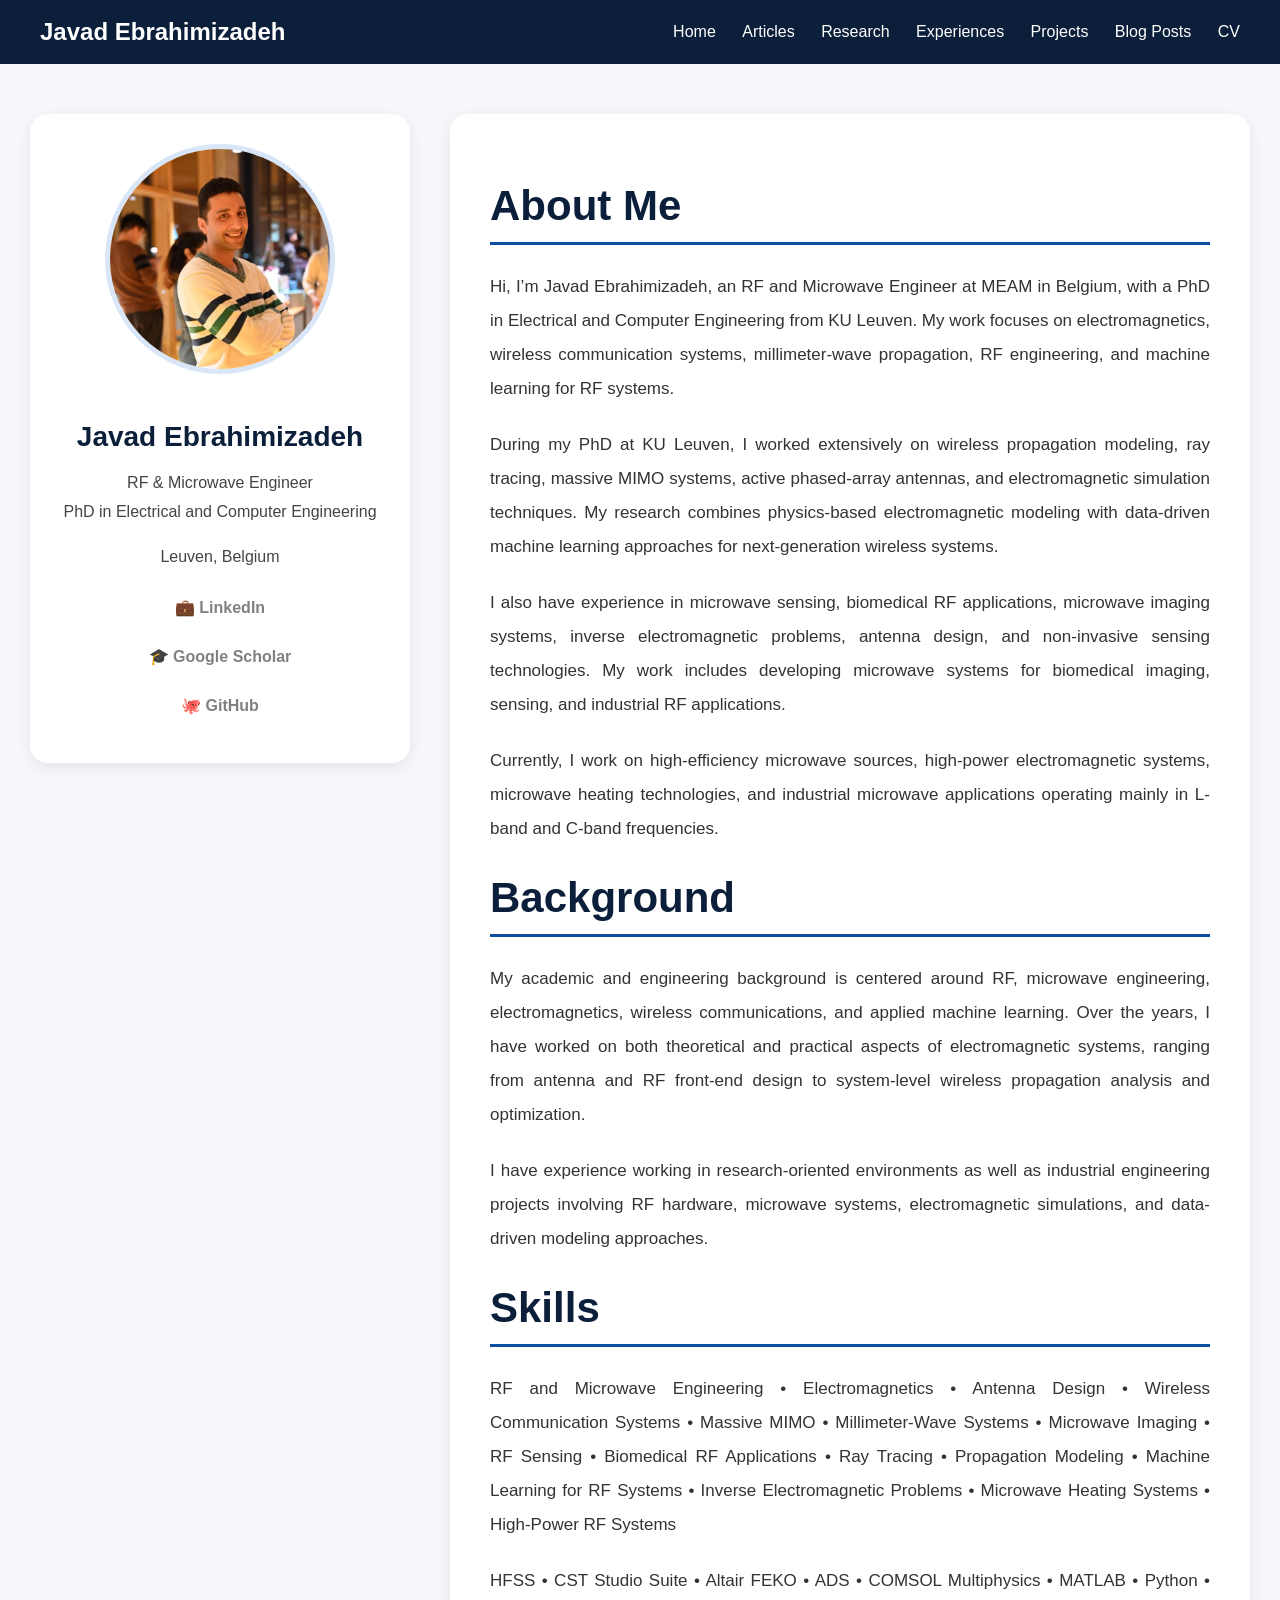
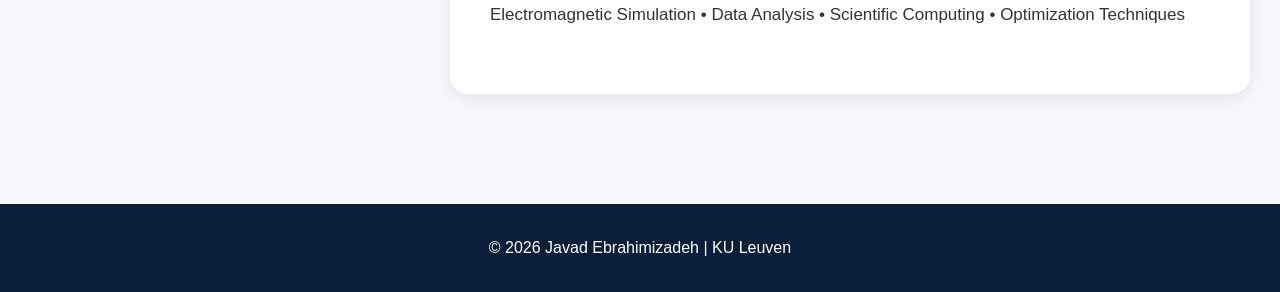
<file: Index.html>
<!DOCTYPE html>
<html lang="en">

<head>

    <meta charset="UTF-8">

    <meta name="viewport" content="width=device-width, initial-scale=1.0">

    <meta name="description"
        content="Javad Ebrahimizadeh - RF and Microwave Engineer, PhD from KU Leuven, specializing in electromagnetics, wireless systems, machine learning for RF, and microwave engineering.">

    <meta name="keywords"
        content="Javad Ebrahimizadeh, RF engineer, microwave engineer, KU Leuven, electromagnetics, antenna design, wireless communications, phased array, HFSS, CST, microwave imaging">

    <meta name="author" content="Javad Ebrahimizadeh">

    <title>Javad Ebrahimizadeh</title>

    <link rel="stylesheet" href="style.css">

    <style>

        body {
            margin: 0;
            font-family: Arial, Helvetica, sans-serif;
            background-color: #f5f7fb;
            color: #222;
        }

        .navbar {
            background-color: #0b1f3a;
            color: white;
            display: flex;
            justify-content: space-between;
            align-items: center;
            padding: 18px 40px;
            position: sticky;
            top: 0;
            z-index: 1000;
        }

        .navbar .name {
            font-size: 24px;
            font-weight: bold;
        }

        .navbar a {
            color: white;
            text-decoration: none;
            margin-left: 22px;
            font-size: 16px;
            font-weight: 500;
        }

        .navbar a:hover {
            color: #7ec8ff;
        }

        .main {
            display: flex;
            max-width: 1400px;
            margin: auto;
            padding: 50px 30px;
            gap: 40px;
        }

        .sidebar {
            width: 320px;
            background: white;
            padding: 30px;
            border-radius: 18px;
            box-shadow: 0 4px 14px rgba(0,0,0,0.08);
            height: fit-content;
            text-align: center;
        }

        .sidebar img {
            width: 220px;
            height: 220px;
            object-fit: cover;
            border-radius: 50%;
            border: 5px solid #d9e6f7;
            margin-bottom: 20px;
        }

        .sidebar h2 {
            color: #0b1f3a;
            margin-bottom: 10px;
            font-size: 28px;
        }

        .sidebar p {
            line-height: 1.8;
            color: #444;
            font-size: 16px;
        }

        .sidebar a {
            display: block;
            text-decoration: none;
            background: transparent;
            color: gray;
            padding: 10px;
            margin-top: 10px;
            transition: 0.3s;
            font-weight: 600;
        }

        .sidebar a:hover {
            color: #111;
        }

        .content {
            flex: 1;
            background: white;
            padding: 40px;
            border-radius: 18px;
            box-shadow: 0 4px 14px rgba(0,0,0,0.08);
        }

        .content h1 {
            font-size: 42px;
            color: #0b1f3a;
            margin-bottom: 25px;
            border-bottom: 3px solid #0b4ea2;
            padding-bottom: 12px;
        }

        .content p {
            font-size: 17px;
            line-height: 2;
            color: #333;
            margin-bottom: 22px;
            text-align: justify;
        }

        .footer {
            text-align: center;
            padding: 35px;
            background: #0b1f3a;
            color: white;
            margin-top: 60px;
        }

        @media (max-width: 1000px) {

            .main {
                flex-direction: column;
            }

            .sidebar {
                width: auto;
            }

        }

        @media (max-width: 768px) {

            .navbar {
                flex-direction: column;
                align-items: flex-start;
            }

            .navbar div:last-child {
                margin-top: 12px;
            }

            .navbar a {
                margin-left: 0;
                margin-right: 15px;
            }

            .content h1 {
                font-size: 34px;
            }

        }

    </style>

</head>

<body>

    <div class="navbar">

        <div class="name">
            Javad Ebrahimizadeh
        </div>

        <div>
            <a href="index.html">Home</a>
            <a href="articles.html">Articles</a>
            <a href="research.html">Research</a>
            <a href="experiences.html">Experiences</a>
            <a href="projects.html">Projects</a>
            <a href="blog.html">Blog Posts</a>
            <a href="cv.html">CV</a>
        </div>

    </div>

    <div class="main">

        <div class="sidebar">

            <img src="photo.jpeg" alt="Javad Ebrahimizadeh">

            <h2>Javad Ebrahimizadeh</h2>

            <p>
                RF & Microwave Engineer<br>
                PhD in Electrical and Computer Engineering
            </p>

            <p>
                Leuven, Belgium
            </p>

            <a href="https://www.linkedin.com/in/javad-ebrahimizadeh-81b710183/" target="_blank">
                💼 LinkedIn
            </a>

            <a href="https://scholar.google.com/citations?user=nlWMysEAAAAJ&hl=en&oi=ao" target="_blank">
                🎓 Google Scholar
            </a>

            <a href="https://github.com/javadeb" target="_blank">
                🐙 GitHub
            </a>

        </div>

        <div class="content">

            <h1>About Me</h1>

            <p>
                Hi, I’m Javad Ebrahimizadeh, an RF and Microwave Engineer at MEAM in Belgium,
                with a PhD in Electrical and Computer Engineering from KU Leuven.
                My work focuses on electromagnetics, wireless communication systems,
                millimeter-wave propagation, RF engineering, and machine learning for RF systems.
            </p>

            <p>
                During my PhD at KU Leuven, I worked extensively on wireless propagation modeling,
                ray tracing, massive MIMO systems, active phased-array antennas,
                and electromagnetic simulation techniques.
                My research combines physics-based electromagnetic modeling
                with data-driven machine learning approaches for next-generation wireless systems.
            </p>

            <p>
                I also have experience in microwave sensing, biomedical RF applications,
                microwave imaging systems, inverse electromagnetic problems,
                antenna design, and non-invasive sensing technologies.
                My work includes developing microwave systems for biomedical imaging,
                sensing, and industrial RF applications.
            </p>

            <p>
                Currently, I work on high-efficiency microwave sources,
                high-power electromagnetic systems, microwave heating technologies,
                and industrial microwave applications operating mainly in L-band
                and C-band frequencies.
            </p>

            <h1>Background</h1>

            <p>
                My academic and engineering background is centered around RF,
                microwave engineering, electromagnetics, wireless communications,
                and applied machine learning.
                Over the years, I have worked on both theoretical and practical aspects
                of electromagnetic systems, ranging from antenna and RF front-end design
                to system-level wireless propagation analysis and optimization.
            </p>

            <p>
                I have experience working in research-oriented environments as well as
                industrial engineering projects involving RF hardware,
                microwave systems, electromagnetic simulations,
                and data-driven modeling approaches.
            </p>

            <h1>Skills</h1>

            <p>
                RF and Microwave Engineering • Electromagnetics • Antenna Design •
                Wireless Communication Systems • Massive MIMO • Millimeter-Wave Systems •
                Microwave Imaging • RF Sensing • Biomedical RF Applications •
                Ray Tracing • Propagation Modeling • Machine Learning for RF Systems •
                Inverse Electromagnetic Problems • Microwave Heating Systems •
                High-Power RF Systems
            </p>

            <p>
                HFSS • CST Studio Suite • Altair FEKO • ADS • COMSOL Multiphysics •
                MATLAB • Python • Electromagnetic Simulation • Data Analysis •
                Scientific Computing • Optimization Techniques
            </p>

        </div>

    </div>

    <div class="footer">
        © 2026 Javad Ebrahimizadeh | KU Leuven
    </div>

</body>

</html>
</file>
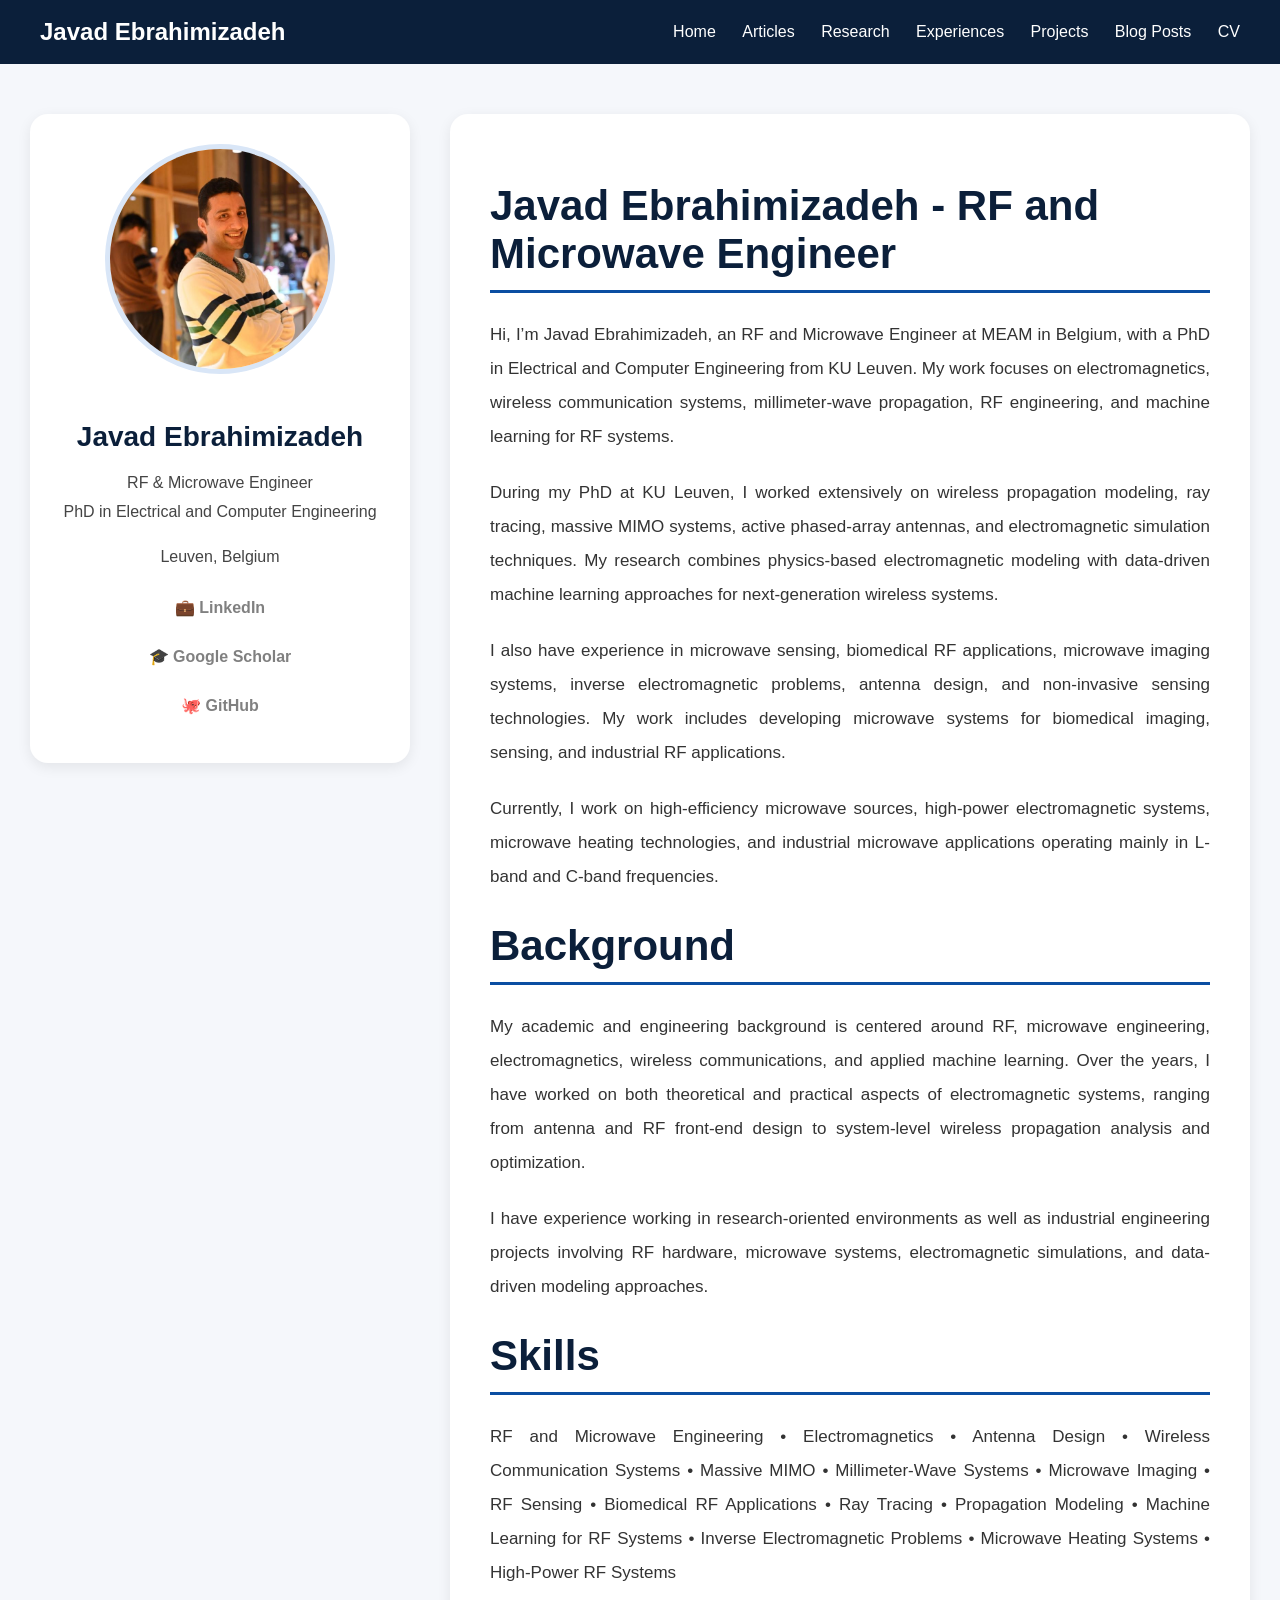
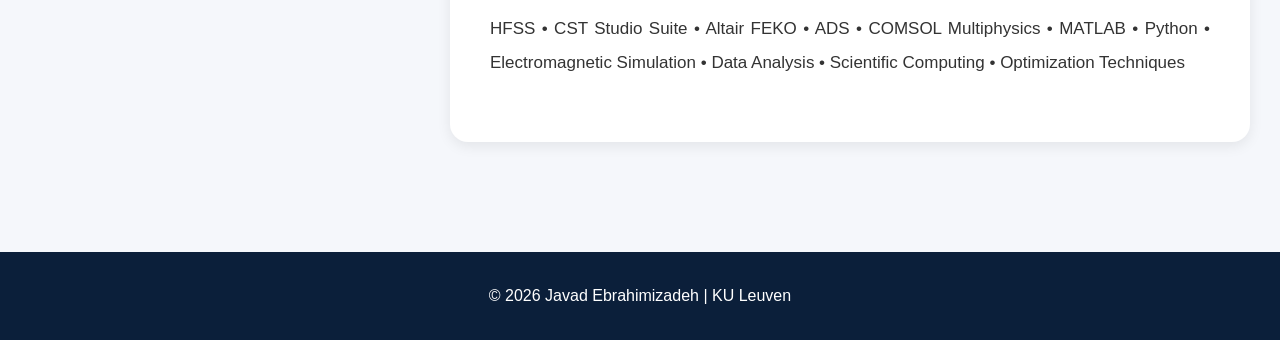
<file: index.html>
<!DOCTYPE html>
<html lang="en">

<head>

    <meta charset="UTF-8">

    <meta name="viewport" content="width=device-width, initial-scale=1.0">

    <title>
        Javad Ebrahimizadeh | RF and Microwave Engineer | KU Leuven PhD
    </title>

    <meta name="description"
        content="Official website of Javad Ebrahimizadeh, RF and Microwave Engineer and PhD researcher from KU Leuven specializing in electromagnetics, antenna design, wireless systems, microwave imaging, phased arrays, machine learning for RF systems, and biomedical microwave sensing.">

    <meta name="keywords"
        content="Javad Ebrahimizadeh, RF engineer, microwave engineer, KU Leuven, electromagnetics, antenna design, wireless communications, phased array antennas, microwave imaging, machine learning for RF, HFSS, CST Studio Suite, massive MIMO, millimeter-wave systems, biomedical RF sensing">

    <meta name="author" content="Javad Ebrahimizadeh">

    <meta name="robots" content="index, follow">

    <link rel="canonical" href="https://javadeb.github.io/">

    <link rel="stylesheet" href="style.css">

    <style>

        body {
            margin: 0;
            font-family: Arial, Helvetica, sans-serif;
            background-color: #f5f7fb;
            color: #222;
        }

        .navbar {
            background-color: #0b1f3a;
            color: white;
            display: flex;
            justify-content: space-between;
            align-items: center;
            padding: 18px 40px;
            position: sticky;
            top: 0;
            z-index: 1000;
        }

        .navbar .name {
            font-size: 24px;
            font-weight: bold;
        }

        .navbar a {
            color: white;
            text-decoration: none;
            margin-left: 22px;
            font-size: 16px;
            font-weight: 500;
        }

        .navbar a:hover {
            color: #7ec8ff;
        }

        .main {
            display: flex;
            max-width: 1400px;
            margin: auto;
            padding: 50px 30px;
            gap: 40px;
        }

        .sidebar {
            width: 320px;
            background: white;
            padding: 30px;
            border-radius: 18px;
            box-shadow: 0 4px 14px rgba(0,0,0,0.08);
            height: fit-content;
            text-align: center;
        }

        .sidebar img {
            width: 220px;
            height: 220px;
            object-fit: cover;
            border-radius: 50%;
            border: 5px solid #d9e6f7;
            margin-bottom: 20px;
        }

        .sidebar h2 {
            color: #0b1f3a;
            margin-bottom: 10px;
            font-size: 28px;
        }

        .sidebar p {
            line-height: 1.8;
            color: #444;
            font-size: 16px;
        }

        .sidebar a {
            display: block;
            text-decoration: none;
            background: transparent;
            color: gray;
            padding: 10px;
            margin-top: 10px;
            transition: 0.3s;
            font-weight: 600;
        }

        .sidebar a:hover {
            color: #111;
        }

        .content {
            flex: 1;
            background: white;
            padding: 40px;
            border-radius: 18px;
            box-shadow: 0 4px 14px rgba(0,0,0,0.08);
        }

        .content h1 {
            font-size: 42px;
            color: #0b1f3a;
            margin-bottom: 25px;
            border-bottom: 3px solid #0b4ea2;
            padding-bottom: 12px;
        }

        .content p {
            font-size: 17px;
            line-height: 2;
            color: #333;
            margin-bottom: 22px;
            text-align: justify;
        }

        .footer {
            text-align: center;
            padding: 35px;
            background: #0b1f3a;
            color: white;
            margin-top: 60px;
        }

        @media (max-width: 1000px) {

            .main {
                flex-direction: column;
            }

            .sidebar {
                width: auto;
            }

        }

        @media (max-width: 768px) {

            .navbar {
                flex-direction: column;
                align-items: flex-start;
            }

            .navbar div:last-child {
                margin-top: 12px;
            }

            .navbar a {
                margin-left: 0;
                margin-right: 15px;
            }

            .content h1 {
                font-size: 34px;
            }

        }

    </style>

</head>

<body>

    <div class="navbar">

        <div class="name">
            Javad Ebrahimizadeh
        </div>

        <div>
            <a href="index.html">Home</a>
            <a href="articles.html">Articles</a>
            <a href="research.html">Research</a>
            <a href="experiences.html">Experiences</a>
            <a href="projects.html">Projects</a>
            <a href="blog.html">Blog Posts</a>
            <a href="cv.html">CV</a>
        </div>

    </div>

    <div class="main">

        <div class="sidebar">

            <img src="photo.jpeg" alt="Javad Ebrahimizadeh">

            <h2>Javad Ebrahimizadeh</h2>

            <p>
                RF & Microwave Engineer<br>
                PhD in Electrical and Computer Engineering
            </p>

            <p>
                Leuven, Belgium
            </p>

            <a href="https://www.linkedin.com/in/javad-ebrahimizadeh-81b710183/" target="_blank">
                💼 LinkedIn
            </a>

            <a href="https://scholar.google.com/citations?user=nlWMysEAAAAJ&hl=en&oi=ao" target="_blank">
                🎓 Google Scholar
            </a>

            <a href="https://github.com/javadeb" target="_blank">
                🐙 GitHub
            </a>

        </div>

        <div class="content">

            <h1>Javad Ebrahimizadeh - RF and Microwave Engineer</h1>

            <p>
                Hi, I’m Javad Ebrahimizadeh, an RF and Microwave Engineer at MEAM in Belgium,
                with a PhD in Electrical and Computer Engineering from KU Leuven.
                My work focuses on electromagnetics, wireless communication systems,
                millimeter-wave propagation, RF engineering, and machine learning for RF systems.
            </p>

            <p>
                During my PhD at KU Leuven, I worked extensively on wireless propagation modeling,
                ray tracing, massive MIMO systems, active phased-array antennas,
                and electromagnetic simulation techniques.
                My research combines physics-based electromagnetic modeling
                with data-driven machine learning approaches for next-generation wireless systems.
            </p>

            <p>
                I also have experience in microwave sensing, biomedical RF applications,
                microwave imaging systems, inverse electromagnetic problems,
                antenna design, and non-invasive sensing technologies.
                My work includes developing microwave systems for biomedical imaging,
                sensing, and industrial RF applications.
            </p>

            <p>
                Currently, I work on high-efficiency microwave sources,
                high-power electromagnetic systems, microwave heating technologies,
                and industrial microwave applications operating mainly in L-band
                and C-band frequencies.
            </p>

            <h1>Background</h1>

            <p>
                My academic and engineering background is centered around RF,
                microwave engineering, electromagnetics, wireless communications,
                and applied machine learning.
                Over the years, I have worked on both theoretical and practical aspects
                of electromagnetic systems, ranging from antenna and RF front-end design
                to system-level wireless propagation analysis and optimization.
            </p>

            <p>
                I have experience working in research-oriented environments as well as
                industrial engineering projects involving RF hardware,
                microwave systems, electromagnetic simulations,
                and data-driven modeling approaches.
            </p>

            <h1>Skills</h1>

            <p>
                RF and Microwave Engineering • Electromagnetics • Antenna Design •
                Wireless Communication Systems • Massive MIMO • Millimeter-Wave Systems •
                Microwave Imaging • RF Sensing • Biomedical RF Applications •
                Ray Tracing • Propagation Modeling • Machine Learning for RF Systems •
                Inverse Electromagnetic Problems • Microwave Heating Systems •
                High-Power RF Systems
            </p>

            <p>
                HFSS • CST Studio Suite • Altair FEKO • ADS • COMSOL Multiphysics •
                MATLAB • Python • Electromagnetic Simulation • Data Analysis •
                Scientific Computing • Optimization Techniques
            </p>

        </div>

    </div>

    <div class="footer">
        © 2026 Javad Ebrahimizadeh | KU Leuven
    </div>

</body>

</html>
</file>
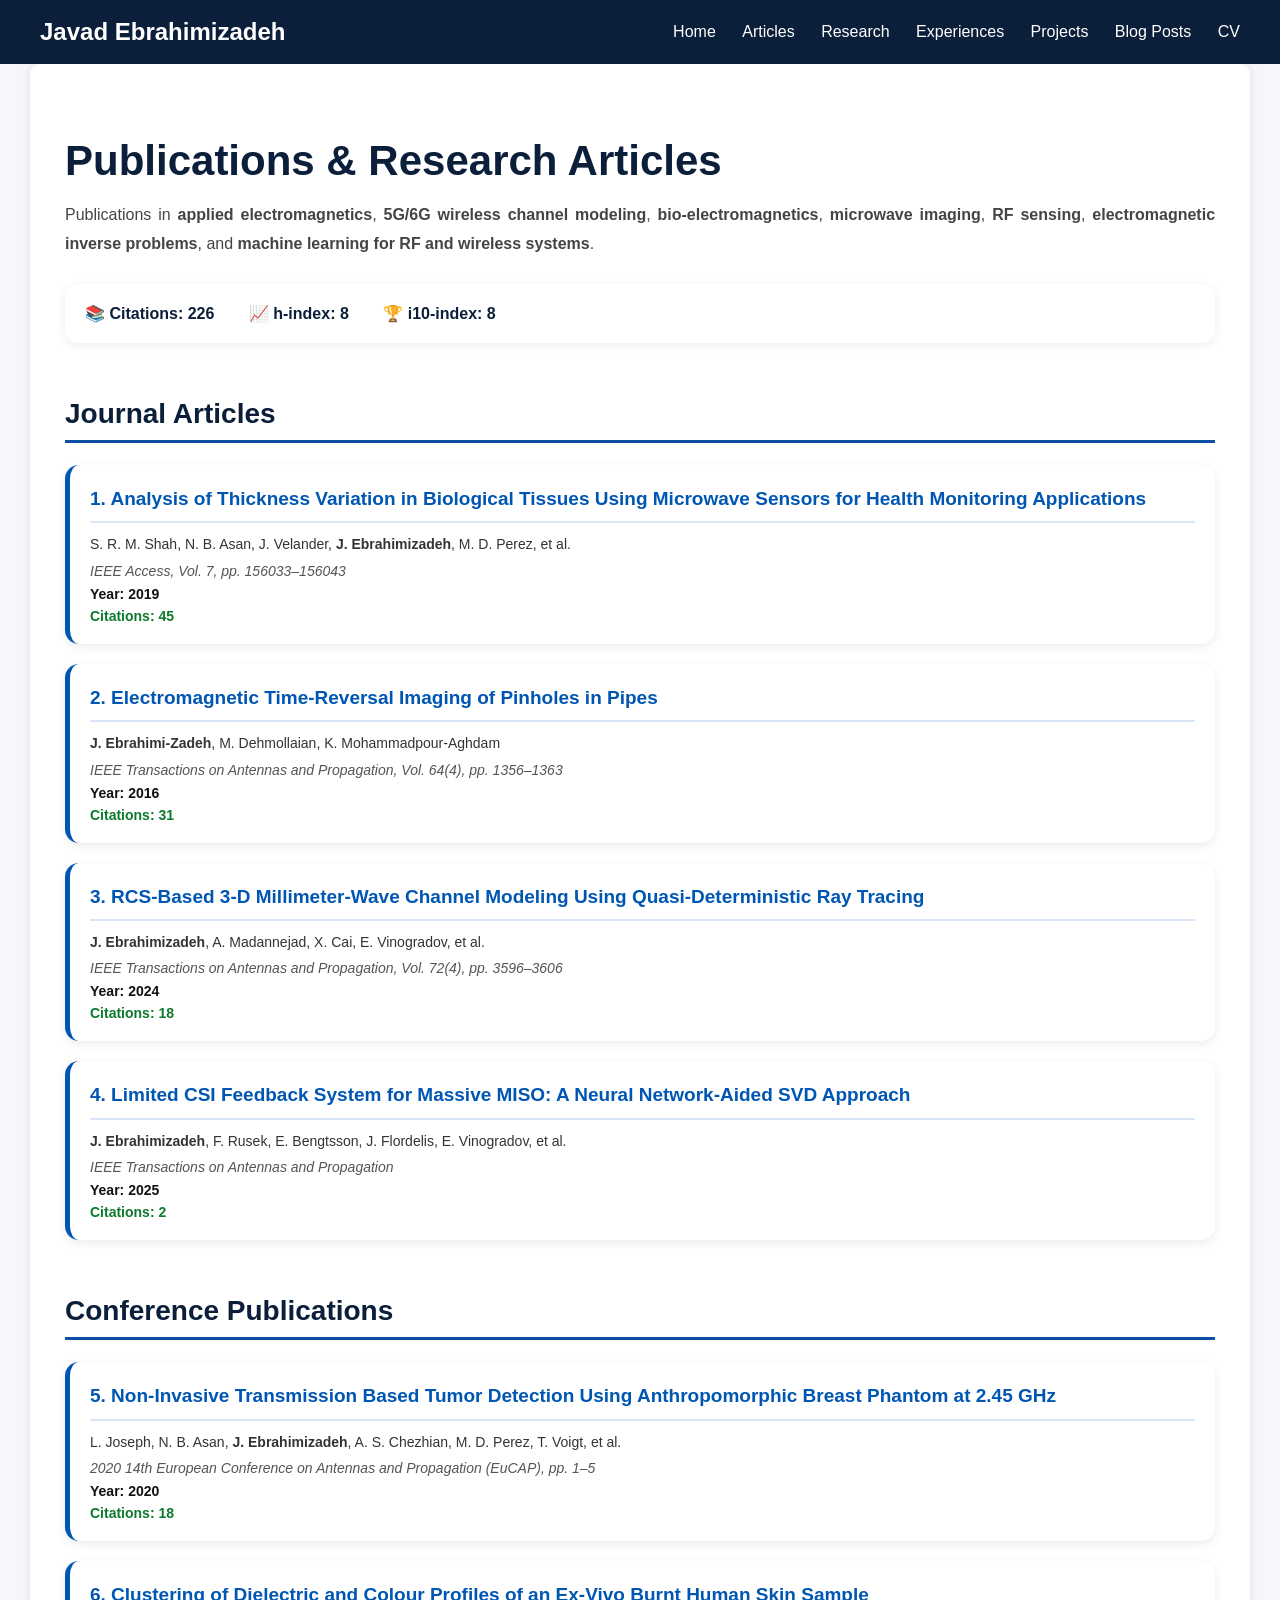
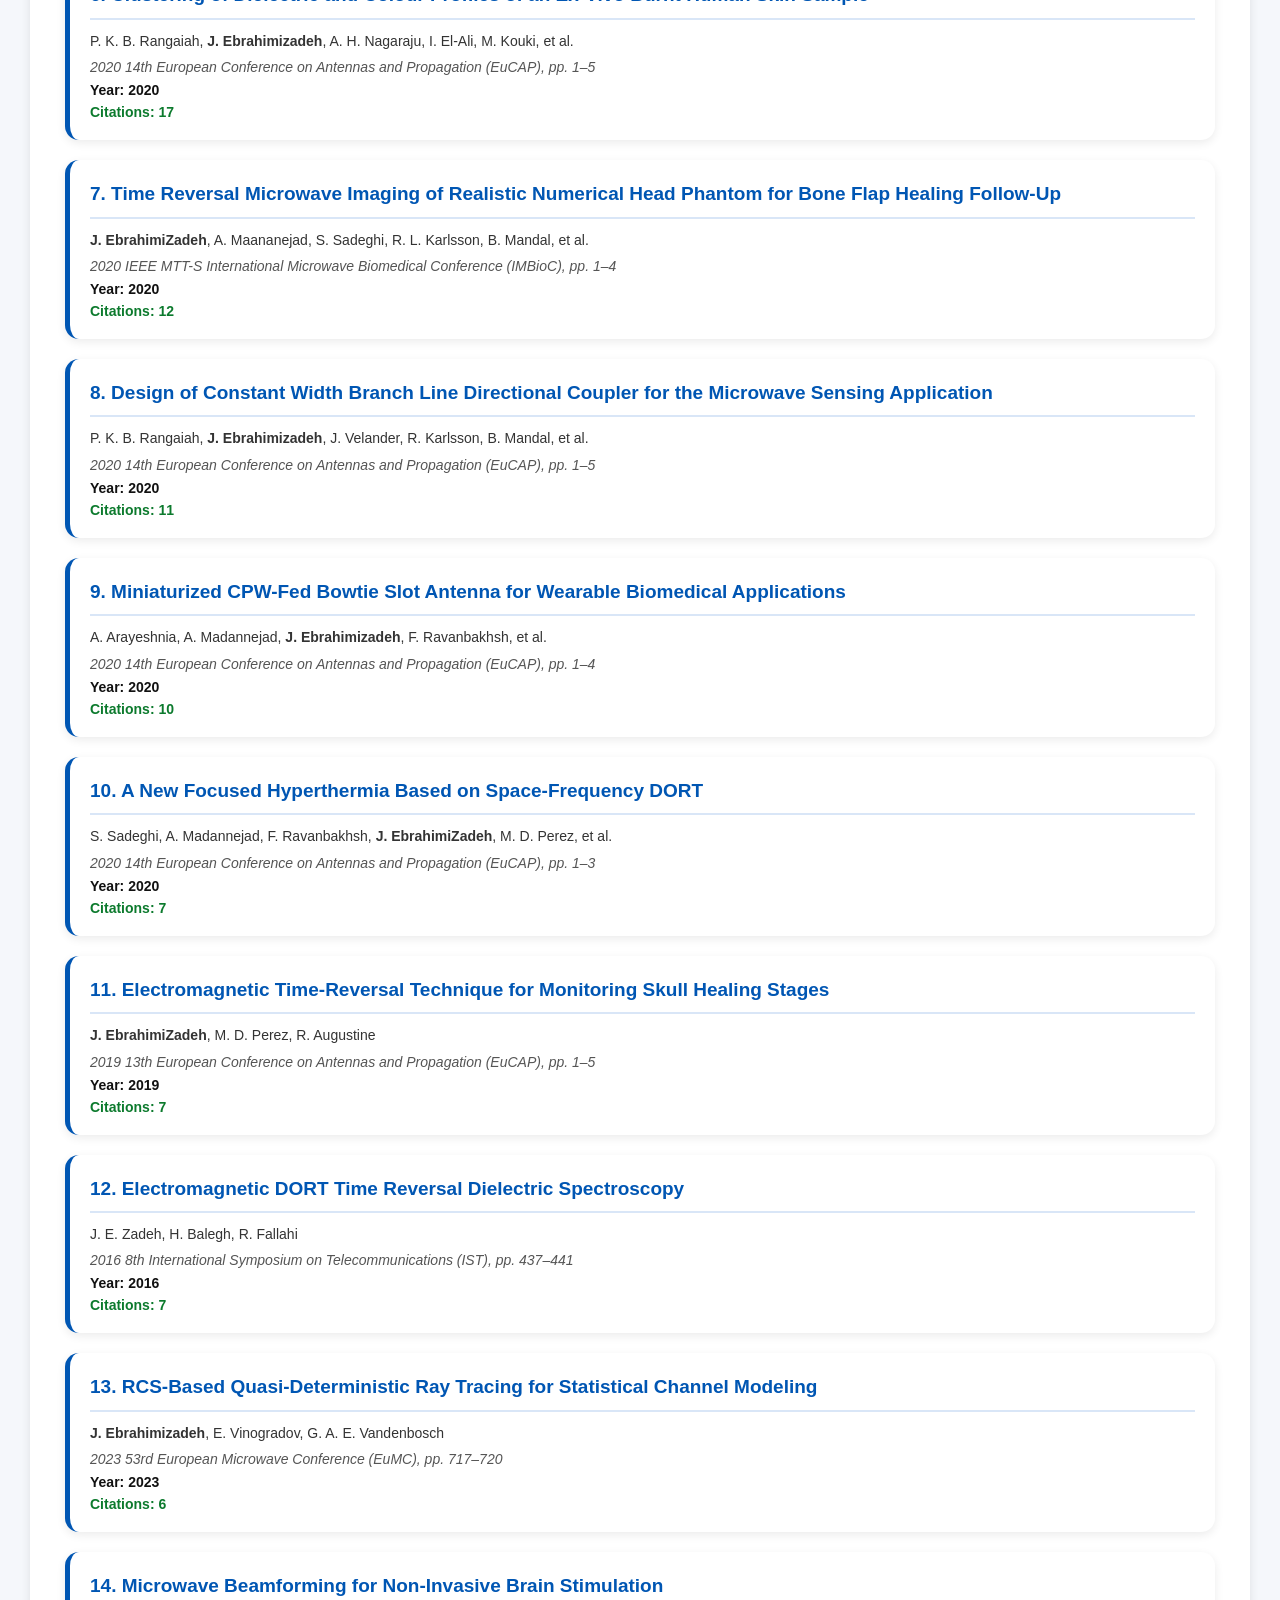
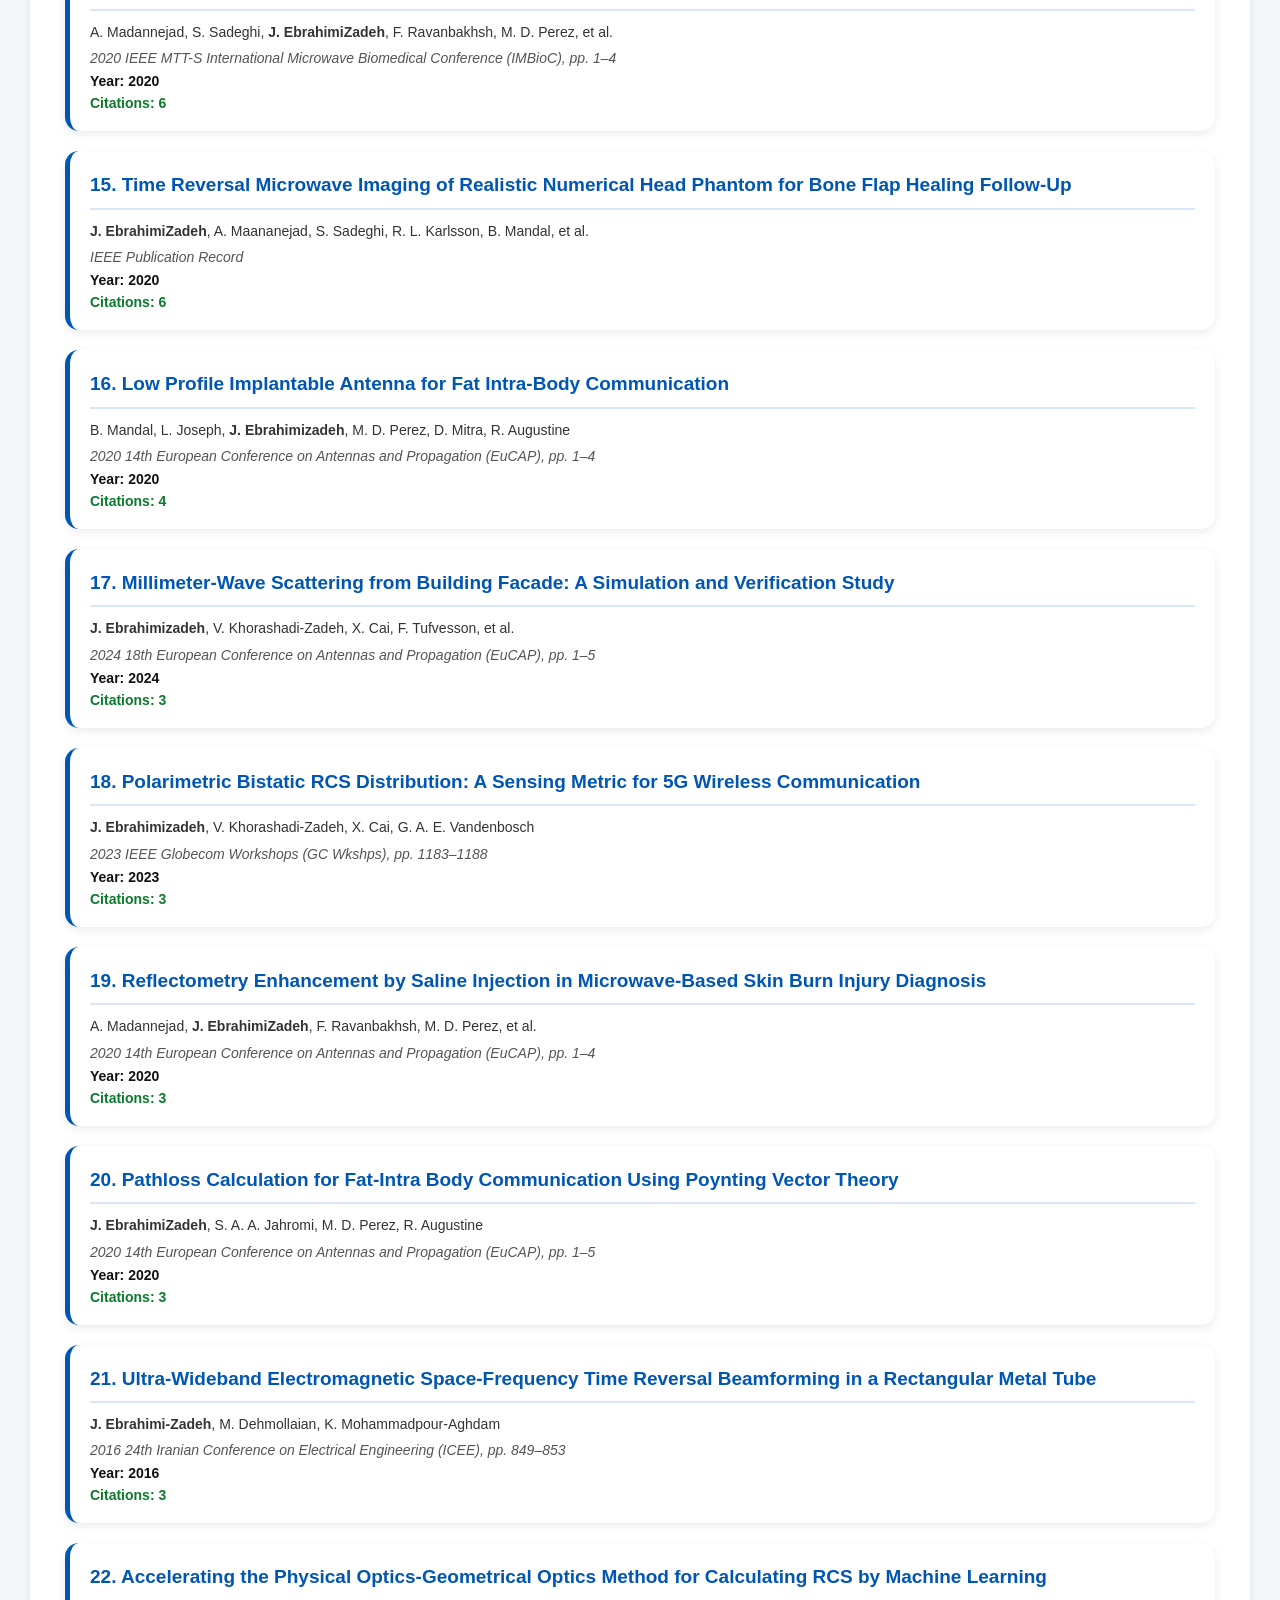
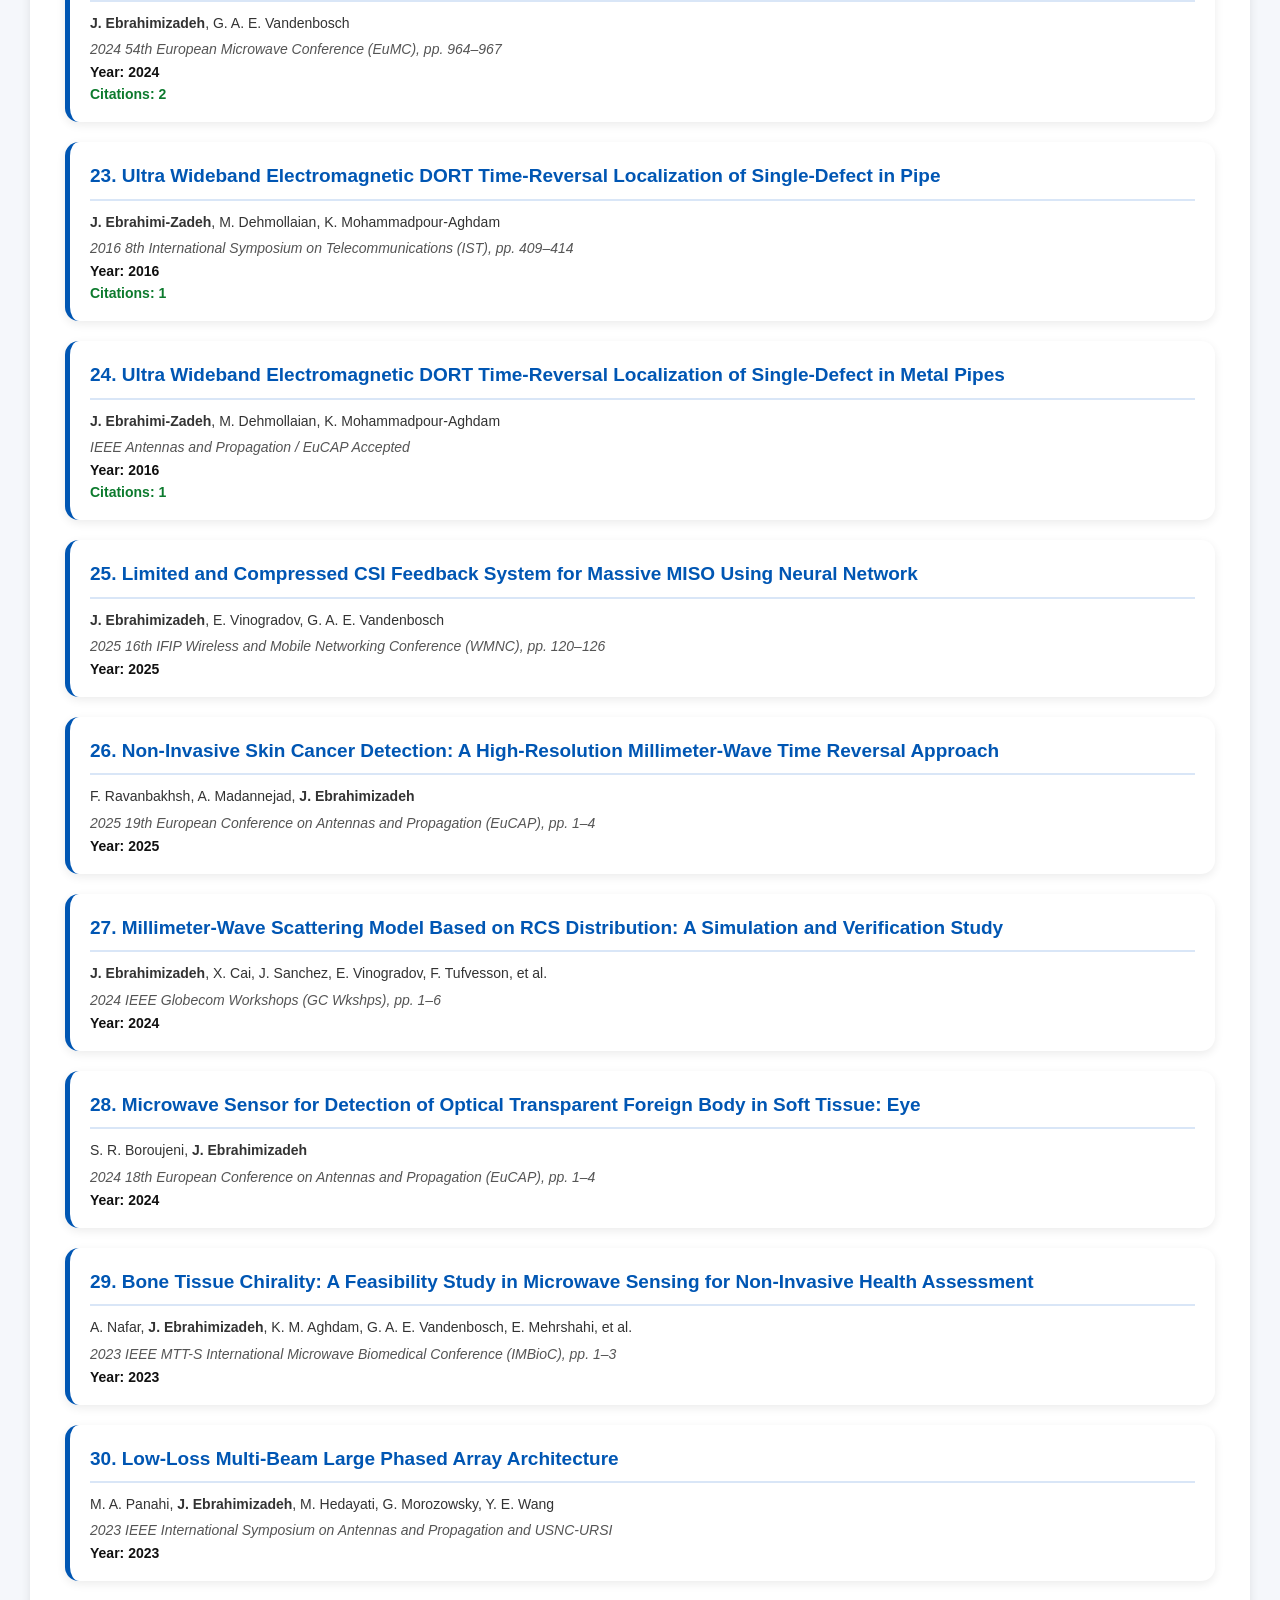
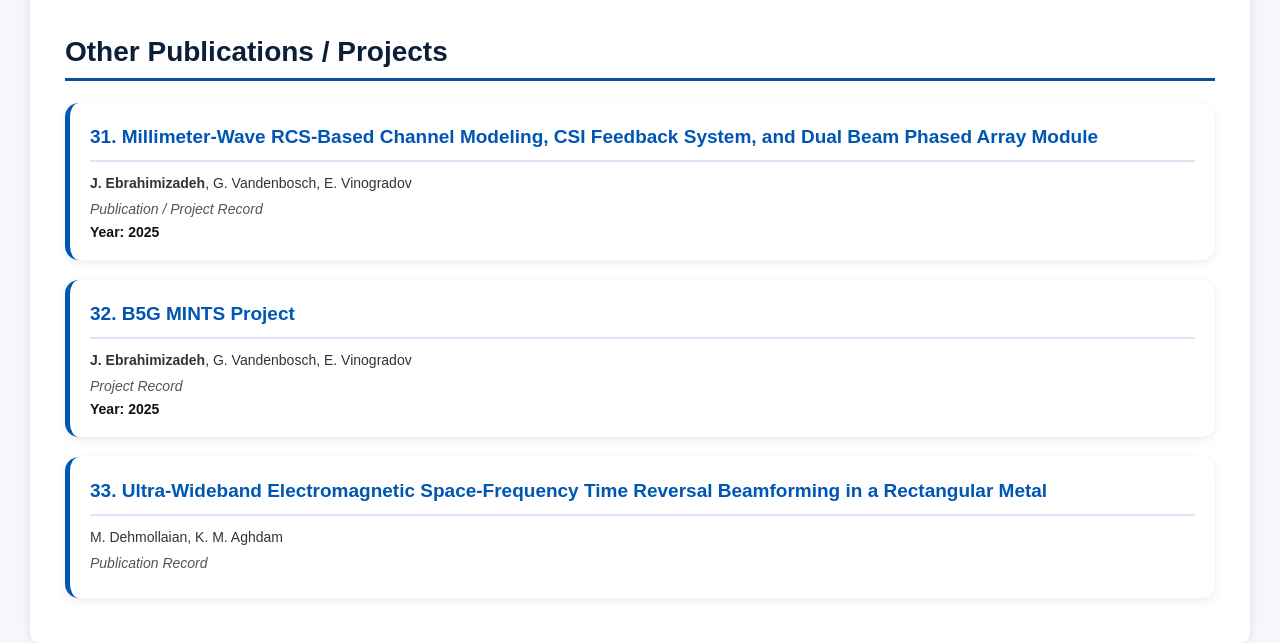
<file: articles.html>
<!DOCTYPE html>
<html lang="en">

<head>
    <meta charset="UTF-8">
    <meta name="viewport" content="width=device-width, initial-scale=1.0">
    <title>Articles - Javad Ebrahimizadeh</title>
    <link rel="stylesheet" href="style.css">

    <style>
        body {
            margin: 0;
            font-family: Arial, Helvetica, sans-serif;
            background-color: #f5f7fb;
            color: #222;
        }

        .navbar {
            background-color: #0b1f3a;
            color: white;
            display: flex;
            justify-content: space-between;
            align-items: center;
            padding: 18px 40px;
            position: sticky;
            top: 0;
            z-index: 1000;
        }

        .navbar .name {
            font-size: 24px;
            font-weight: bold;
        }

        .navbar a {
            color: white;
            text-decoration: none;
            margin-left: 22px;
            font-size: 16px;
            font-weight: 500;
        }

        .navbar a:hover {
            color: #7ec8ff;
        }

        .page-content {
            max-width: 1150px;
            margin: auto;
            padding: 45px 35px;
        }

        h1 {
            font-size: 42px;
            color: #0b1f3a;
            margin-bottom: 15px;
        }

        h2 {
            font-size: 28px;
            color: #0b1f3a;
            margin-top: 55px;
            margin-bottom: 22px;
            border-bottom: 3px solid #0b4ea2;
            padding-bottom: 10px;
        }

        .intro-text {
            font-size: 16px;
            line-height: 1.8;
            color: #444;
        }

        .metrics {
            background: white;
            padding: 20px;
            border-radius: 14px;
            box-shadow: 0 2px 10px rgba(0,0,0,0.08);
            margin-top: 25px;
        }

        .metrics span {
            display: inline-block;
            margin-right: 30px;
            font-size: 16px;
            font-weight: bold;
            color: #0b1f3a;
        }

        .publication {
            background: white;
            padding: 20px;
            margin-top: 20px;
            border-radius: 14px;
            box-shadow: 0 3px 10px rgba(0,0,0,0.08);
            border-left: 5px solid #0056b3;
        }

        .publication-title {
            font-size: 19px;
            font-weight: 900;
            color: #0056b3;
            line-height: 1.5;
            margin-bottom: 10px;
            padding-bottom: 8px;
            border-bottom: 2px solid #d9e6f7;
        }

        .authors {
            color: #333;
            margin-bottom: 7px;
            line-height: 1.6;
            font-size: 14px;
        }

        .journal {
            color: #555;
            font-style: italic;
            margin-bottom: 7px;
            font-size: 14px;
        }

        .year {
            font-weight: bold;
            color: #111;
            font-size: 14px;
            margin-top: 6px;
        }

        .citations {
            color: #0c7a2d;
            font-weight: bold;
            margin-top: 6px;
            font-size: 14px;
        }

        @media (max-width: 768px) {
            .navbar {
                flex-direction: column;
                align-items: flex-start;
            }

            .navbar div:last-child {
                margin-top: 12px;
            }

            .navbar a {
                display: inline-block;
                margin-left: 0;
                margin-right: 14px;
                margin-top: 8px;
            }

            h1 {
                font-size: 32px;
            }

            h2 {
                font-size: 24px;
            }

            .publication-title {
                font-size: 17px;
            }
        }
    </style>
</head>

<body>

<div class="navbar">
    <div class="name">Javad Ebrahimizadeh</div>

    <div>
        <a href="index.html">Home</a>
        <a href="articles.html">Articles</a>
        <a href="research.html">Research</a>
        <a href="experiences.html">Experiences</a>
        <a href="projects.html">Projects</a>
        <a href="blog.html">Blog Posts</a>
        <a href="cv.html">CV</a>
    </div>
</div>

<div class="page-content">

    <h1>Publications & Research Articles</h1>

    <p class="intro-text">
        Publications in <strong>applied electromagnetics</strong>,
        <strong>5G/6G wireless channel modeling</strong>,
        <strong>bio-electromagnetics</strong>,
        <strong>microwave imaging</strong>,
        <strong>RF sensing</strong>,
        <strong>electromagnetic inverse problems</strong>,
        and <strong>machine learning for RF and wireless systems</strong>.
    </p>

    <div class="metrics">
        <span>📚 Citations: 226</span>
        <span>📈 h-index: 8</span>
        <span>🏆 i10-index: 8</span>
    </div>

    <h2>Journal Articles</h2>

    <div class="publication">
        <div class="publication-title">1. Analysis of Thickness Variation in Biological Tissues Using Microwave Sensors for Health Monitoring Applications</div>
        <div class="authors">S. R. M. Shah, N. B. Asan, J. Velander, <strong>J. Ebrahimizadeh</strong>, M. D. Perez, et al.</div>
        <div class="journal">IEEE Access, Vol. 7, pp. 156033–156043</div>
        <div class="year">Year: 2019</div>
        <div class="citations">Citations: 45</div>
    </div>

    <div class="publication">
        <div class="publication-title">2. Electromagnetic Time-Reversal Imaging of Pinholes in Pipes</div>
        <div class="authors"><strong>J. Ebrahimi-Zadeh</strong>, M. Dehmollaian, K. Mohammadpour-Aghdam</div>
        <div class="journal">IEEE Transactions on Antennas and Propagation, Vol. 64(4), pp. 1356–1363</div>
        <div class="year">Year: 2016</div>
        <div class="citations">Citations: 31</div>
    </div>

    <div class="publication">
        <div class="publication-title">3. RCS-Based 3-D Millimeter-Wave Channel Modeling Using Quasi-Deterministic Ray Tracing</div>
        <div class="authors"><strong>J. Ebrahimizadeh</strong>, A. Madannejad, X. Cai, E. Vinogradov, et al.</div>
        <div class="journal">IEEE Transactions on Antennas and Propagation, Vol. 72(4), pp. 3596–3606</div>
        <div class="year">Year: 2024</div>
        <div class="citations">Citations: 18</div>
    </div>

    <div class="publication">
        <div class="publication-title">4. Limited CSI Feedback System for Massive MISO: A Neural Network-Aided SVD Approach</div>
        <div class="authors"><strong>J. Ebrahimizadeh</strong>, F. Rusek, E. Bengtsson, J. Flordelis, E. Vinogradov, et al.</div>
        <div class="journal">IEEE Transactions on Antennas and Propagation</div>
        <div class="year">Year: 2025</div>
        <div class="citations">Citations: 2</div>
    </div>

    <h2>Conference Publications</h2>

    <div class="publication">
        <div class="publication-title">5. Non-Invasive Transmission Based Tumor Detection Using Anthropomorphic Breast Phantom at 2.45 GHz</div>
        <div class="authors">L. Joseph, N. B. Asan, <strong>J. Ebrahimizadeh</strong>, A. S. Chezhian, M. D. Perez, T. Voigt, et al.</div>
        <div class="journal">2020 14th European Conference on Antennas and Propagation (EuCAP), pp. 1–5</div>
        <div class="year">Year: 2020</div>
        <div class="citations">Citations: 18</div>
    </div>

    <div class="publication">
        <div class="publication-title">6. Clustering of Dielectric and Colour Profiles of an Ex-Vivo Burnt Human Skin Sample</div>
        <div class="authors">P. K. B. Rangaiah, <strong>J. Ebrahimizadeh</strong>, A. H. Nagaraju, I. El-Ali, M. Kouki, et al.</div>
        <div class="journal">2020 14th European Conference on Antennas and Propagation (EuCAP), pp. 1–5</div>
        <div class="year">Year: 2020</div>
        <div class="citations">Citations: 17</div>
    </div>

    <div class="publication">
        <div class="publication-title">7. Time Reversal Microwave Imaging of Realistic Numerical Head Phantom for Bone Flap Healing Follow-Up</div>
        <div class="authors"><strong>J. EbrahimiZadeh</strong>, A. Maananejad, S. Sadeghi, R. L. Karlsson, B. Mandal, et al.</div>
        <div class="journal">2020 IEEE MTT-S International Microwave Biomedical Conference (IMBioC), pp. 1–4</div>
        <div class="year">Year: 2020</div>
        <div class="citations">Citations: 12</div>
    </div>

    <div class="publication">
        <div class="publication-title">8. Design of Constant Width Branch Line Directional Coupler for the Microwave Sensing Application</div>
        <div class="authors">P. K. B. Rangaiah, <strong>J. Ebrahimizadeh</strong>, J. Velander, R. Karlsson, B. Mandal, et al.</div>
        <div class="journal">2020 14th European Conference on Antennas and Propagation (EuCAP), pp. 1–5</div>
        <div class="year">Year: 2020</div>
        <div class="citations">Citations: 11</div>
    </div>

    <div class="publication">
        <div class="publication-title">9. Miniaturized CPW-Fed Bowtie Slot Antenna for Wearable Biomedical Applications</div>
        <div class="authors">A. Arayeshnia, A. Madannejad, <strong>J. Ebrahimizadeh</strong>, F. Ravanbakhsh, et al.</div>
        <div class="journal">2020 14th European Conference on Antennas and Propagation (EuCAP), pp. 1–4</div>
        <div class="year">Year: 2020</div>
        <div class="citations">Citations: 10</div>
    </div>

    <div class="publication">
        <div class="publication-title">10. A New Focused Hyperthermia Based on Space-Frequency DORT</div>
        <div class="authors">S. Sadeghi, A. Madannejad, F. Ravanbakhsh, <strong>J. EbrahimiZadeh</strong>, M. D. Perez, et al.</div>
        <div class="journal">2020 14th European Conference on Antennas and Propagation (EuCAP), pp. 1–3</div>
        <div class="year">Year: 2020</div>
        <div class="citations">Citations: 7</div>
    </div>

    <div class="publication">
        <div class="publication-title">11. Electromagnetic Time-Reversal Technique for Monitoring Skull Healing Stages</div>
        <div class="authors"><strong>J. EbrahimiZadeh</strong>, M. D. Perez, R. Augustine</div>
        <div class="journal">2019 13th European Conference on Antennas and Propagation (EuCAP), pp. 1–5</div>
        <div class="year">Year: 2019</div>
        <div class="citations">Citations: 7</div>
    </div>

    <div class="publication">
        <div class="publication-title">12. Electromagnetic DORT Time Reversal Dielectric Spectroscopy</div>
        <div class="authors">J. E. Zadeh, H. Balegh, R. Fallahi</div>
        <div class="journal">2016 8th International Symposium on Telecommunications (IST), pp. 437–441</div>
        <div class="year">Year: 2016</div>
        <div class="citations">Citations: 7</div>
    </div>

    <div class="publication">
        <div class="publication-title">13. RCS-Based Quasi-Deterministic Ray Tracing for Statistical Channel Modeling</div>
        <div class="authors"><strong>J. Ebrahimizadeh</strong>, E. Vinogradov, G. A. E. Vandenbosch</div>
        <div class="journal">2023 53rd European Microwave Conference (EuMC), pp. 717–720</div>
        <div class="year">Year: 2023</div>
        <div class="citations">Citations: 6</div>
    </div>

    <div class="publication">
        <div class="publication-title">14. Microwave Beamforming for Non-Invasive Brain Stimulation</div>
        <div class="authors">A. Madannejad, S. Sadeghi, <strong>J. EbrahimiZadeh</strong>, F. Ravanbakhsh, M. D. Perez, et al.</div>
        <div class="journal">2020 IEEE MTT-S International Microwave Biomedical Conference (IMBioC), pp. 1–4</div>
        <div class="year">Year: 2020</div>
        <div class="citations">Citations: 6</div>
    </div>

    <div class="publication">
        <div class="publication-title">15. Time Reversal Microwave Imaging of Realistic Numerical Head Phantom for Bone Flap Healing Follow-Up</div>
        <div class="authors"><strong>J. EbrahimiZadeh</strong>, A. Maananejad, S. Sadeghi, R. L. Karlsson, B. Mandal, et al.</div>
        <div class="journal">IEEE Publication Record</div>
        <div class="year">Year: 2020</div>
        <div class="citations">Citations: 6</div>
    </div>

    <div class="publication">
        <div class="publication-title">16. Low Profile Implantable Antenna for Fat Intra-Body Communication</div>
        <div class="authors">B. Mandal, L. Joseph, <strong>J. Ebrahimizadeh</strong>, M. D. Perez, D. Mitra, R. Augustine</div>
        <div class="journal">2020 14th European Conference on Antennas and Propagation (EuCAP), pp. 1–4</div>
        <div class="year">Year: 2020</div>
        <div class="citations">Citations: 4</div>
    </div>

    <div class="publication">
        <div class="publication-title">17. Millimeter-Wave Scattering from Building Facade: A Simulation and Verification Study</div>
        <div class="authors"><strong>J. Ebrahimizadeh</strong>, V. Khorashadi-Zadeh, X. Cai, F. Tufvesson, et al.</div>
        <div class="journal">2024 18th European Conference on Antennas and Propagation (EuCAP), pp. 1–5</div>
        <div class="year">Year: 2024</div>
        <div class="citations">Citations: 3</div>
    </div>

    <div class="publication">
        <div class="publication-title">18. Polarimetric Bistatic RCS Distribution: A Sensing Metric for 5G Wireless Communication</div>
        <div class="authors"><strong>J. Ebrahimizadeh</strong>, V. Khorashadi-Zadeh, X. Cai, G. A. E. Vandenbosch</div>
        <div class="journal">2023 IEEE Globecom Workshops (GC Wkshps), pp. 1183–1188</div>
        <div class="year">Year: 2023</div>
        <div class="citations">Citations: 3</div>
    </div>

    <div class="publication">
        <div class="publication-title">19. Reflectometry Enhancement by Saline Injection in Microwave-Based Skin Burn Injury Diagnosis</div>
        <div class="authors">A. Madannejad, <strong>J. EbrahimiZadeh</strong>, F. Ravanbakhsh, M. D. Perez, et al.</div>
        <div class="journal">2020 14th European Conference on Antennas and Propagation (EuCAP), pp. 1–4</div>
        <div class="year">Year: 2020</div>
        <div class="citations">Citations: 3</div>
    </div>

    <div class="publication">
        <div class="publication-title">20. Pathloss Calculation for Fat-Intra Body Communication Using Poynting Vector Theory</div>
        <div class="authors"><strong>J. EbrahimiZadeh</strong>, S. A. A. Jahromi, M. D. Perez, R. Augustine</div>
        <div class="journal">2020 14th European Conference on Antennas and Propagation (EuCAP), pp. 1–5</div>
        <div class="year">Year: 2020</div>
        <div class="citations">Citations: 3</div>
    </div>

    <div class="publication">
        <div class="publication-title">21. Ultra-Wideband Electromagnetic Space-Frequency Time Reversal Beamforming in a Rectangular Metal Tube</div>
        <div class="authors"><strong>J. Ebrahimi-Zadeh</strong>, M. Dehmollaian, K. Mohammadpour-Aghdam</div>
        <div class="journal">2016 24th Iranian Conference on Electrical Engineering (ICEE), pp. 849–853</div>
        <div class="year">Year: 2016</div>
        <div class="citations">Citations: 3</div>
    </div>

    <div class="publication">
        <div class="publication-title">22. Accelerating the Physical Optics-Geometrical Optics Method for Calculating RCS by Machine Learning</div>
        <div class="authors"><strong>J. Ebrahimizadeh</strong>, G. A. E. Vandenbosch</div>
        <div class="journal">2024 54th European Microwave Conference (EuMC), pp. 964–967</div>
        <div class="year">Year: 2024</div>
        <div class="citations">Citations: 2</div>
    </div>

    <div class="publication">
        <div class="publication-title">23. Ultra Wideband Electromagnetic DORT Time-Reversal Localization of Single-Defect in Pipe</div>
        <div class="authors"><strong>J. Ebrahimi-Zadeh</strong>, M. Dehmollaian, K. Mohammadpour-Aghdam</div>
        <div class="journal">2016 8th International Symposium on Telecommunications (IST), pp. 409–414</div>
        <div class="year">Year: 2016</div>
        <div class="citations">Citations: 1</div>
    </div>

    <div class="publication">
        <div class="publication-title">24. Ultra Wideband Electromagnetic DORT Time-Reversal Localization of Single-Defect in Metal Pipes</div>
        <div class="authors"><strong>J. Ebrahimi-Zadeh</strong>, M. Dehmollaian, K. Mohammadpour-Aghdam</div>
        <div class="journal">IEEE Antennas and Propagation / EuCAP Accepted</div>
        <div class="year">Year: 2016</div>
        <div class="citations">Citations: 1</div>
    </div>

    <div class="publication">
        <div class="publication-title">25. Limited and Compressed CSI Feedback System for Massive MISO Using Neural Network</div>
        <div class="authors"><strong>J. Ebrahimizadeh</strong>, E. Vinogradov, G. A. E. Vandenbosch</div>
        <div class="journal">2025 16th IFIP Wireless and Mobile Networking Conference (WMNC), pp. 120–126</div>
        <div class="year">Year: 2025</div>
    </div>

    <div class="publication">
        <div class="publication-title">26. Non-Invasive Skin Cancer Detection: A High-Resolution Millimeter-Wave Time Reversal Approach</div>
        <div class="authors">F. Ravanbakhsh, A. Madannejad, <strong>J. Ebrahimizadeh</strong></div>
        <div class="journal">2025 19th European Conference on Antennas and Propagation (EuCAP), pp. 1–4</div>
        <div class="year">Year: 2025</div>
    </div>

    <div class="publication">
        <div class="publication-title">27. Millimeter-Wave Scattering Model Based on RCS Distribution: A Simulation and Verification Study</div>
        <div class="authors"><strong>J. Ebrahimizadeh</strong>, X. Cai, J. Sanchez, E. Vinogradov, F. Tufvesson, et al.</div>
        <div class="journal">2024 IEEE Globecom Workshops (GC Wkshps), pp. 1–6</div>
        <div class="year">Year: 2024</div>
    </div>

    <div class="publication">
        <div class="publication-title">28. Microwave Sensor for Detection of Optical Transparent Foreign Body in Soft Tissue: Eye</div>
        <div class="authors">S. R. Boroujeni, <strong>J. Ebrahimizadeh</strong></div>
        <div class="journal">2024 18th European Conference on Antennas and Propagation (EuCAP), pp. 1–4</div>
        <div class="year">Year: 2024</div>
    </div>

    <div class="publication">
        <div class="publication-title">29. Bone Tissue Chirality: A Feasibility Study in Microwave Sensing for Non-Invasive Health Assessment</div>
        <div class="authors">A. Nafar, <strong>J. Ebrahimizadeh</strong>, K. M. Aghdam, G. A. E. Vandenbosch, E. Mehrshahi, et al.</div>
        <div class="journal">2023 IEEE MTT-S International Microwave Biomedical Conference (IMBioC), pp. 1–3</div>
        <div class="year">Year: 2023</div>
    </div>

    <div class="publication">
        <div class="publication-title">30. Low-Loss Multi-Beam Large Phased Array Architecture</div>
        <div class="authors">M. A. Panahi, <strong>J. Ebrahimizadeh</strong>, M. Hedayati, G. Morozowsky, Y. E. Wang</div>
        <div class="journal">2023 IEEE International Symposium on Antennas and Propagation and USNC-URSI</div>
        <div class="year">Year: 2023</div>
    </div>

    <h2>Other Publications / Projects</h2>

    <div class="publication">
        <div class="publication-title">31. Millimeter-Wave RCS-Based Channel Modeling, CSI Feedback System, and Dual Beam Phased Array Module</div>
        <div class="authors"><strong>J. Ebrahimizadeh</strong>, G. Vandenbosch, E. Vinogradov</div>
        <div class="journal">Publication / Project Record</div>
        <div class="year">Year: 2025</div>
    </div>

    <div class="publication">
        <div class="publication-title">32. B5G MINTS Project</div>
        <div class="authors"><strong>J. Ebrahimizadeh</strong>, G. Vandenbosch, E. Vinogradov</div>
        <div class="journal">Project Record</div>
        <div class="year">Year: 2025</div>
    </div>

    <div class="publication">
        <div class="publication-title">33. Ultra-Wideband Electromagnetic Space-Frequency Time Reversal Beamforming in a Rectangular Metal</div>
        <div class="authors">M. Dehmollaian, K. M. Aghdam</div>
        <div class="journal">Publication Record</div>
    </div>

</div>

</body>
</html>
</file>
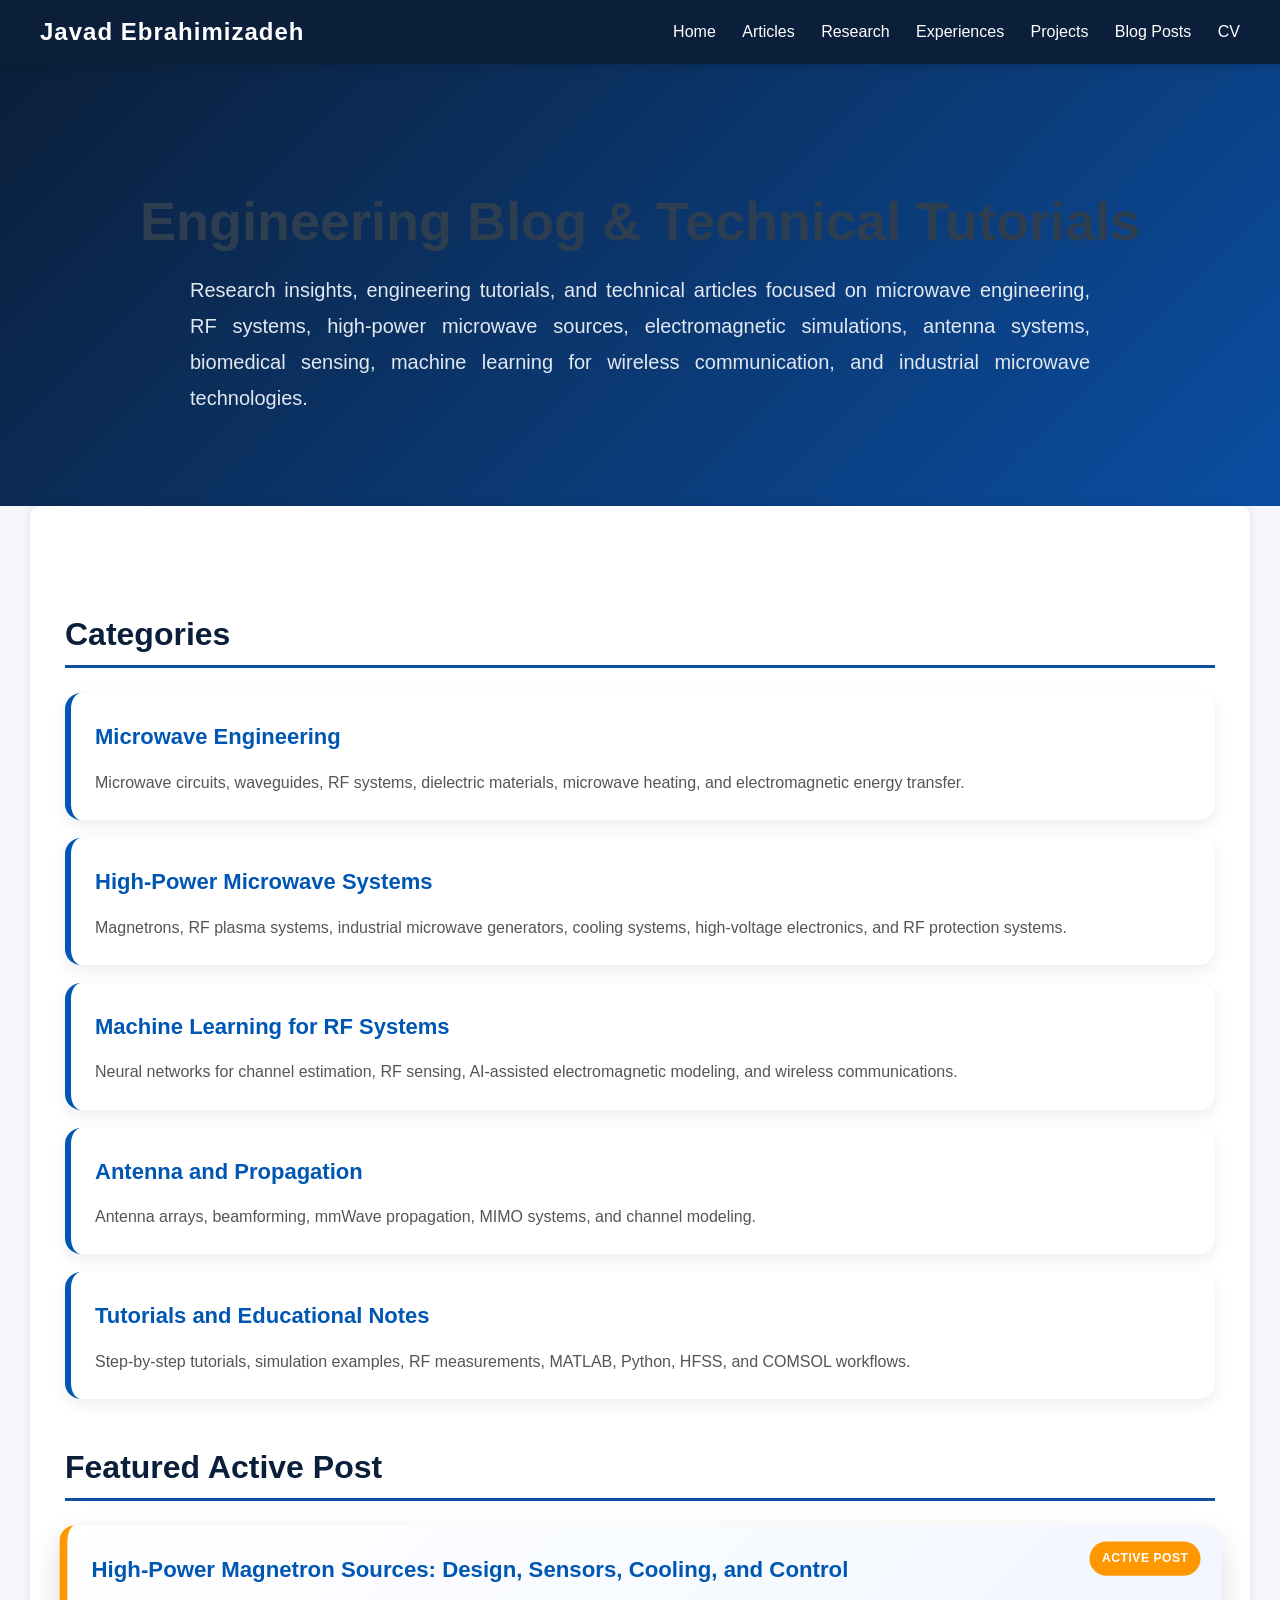
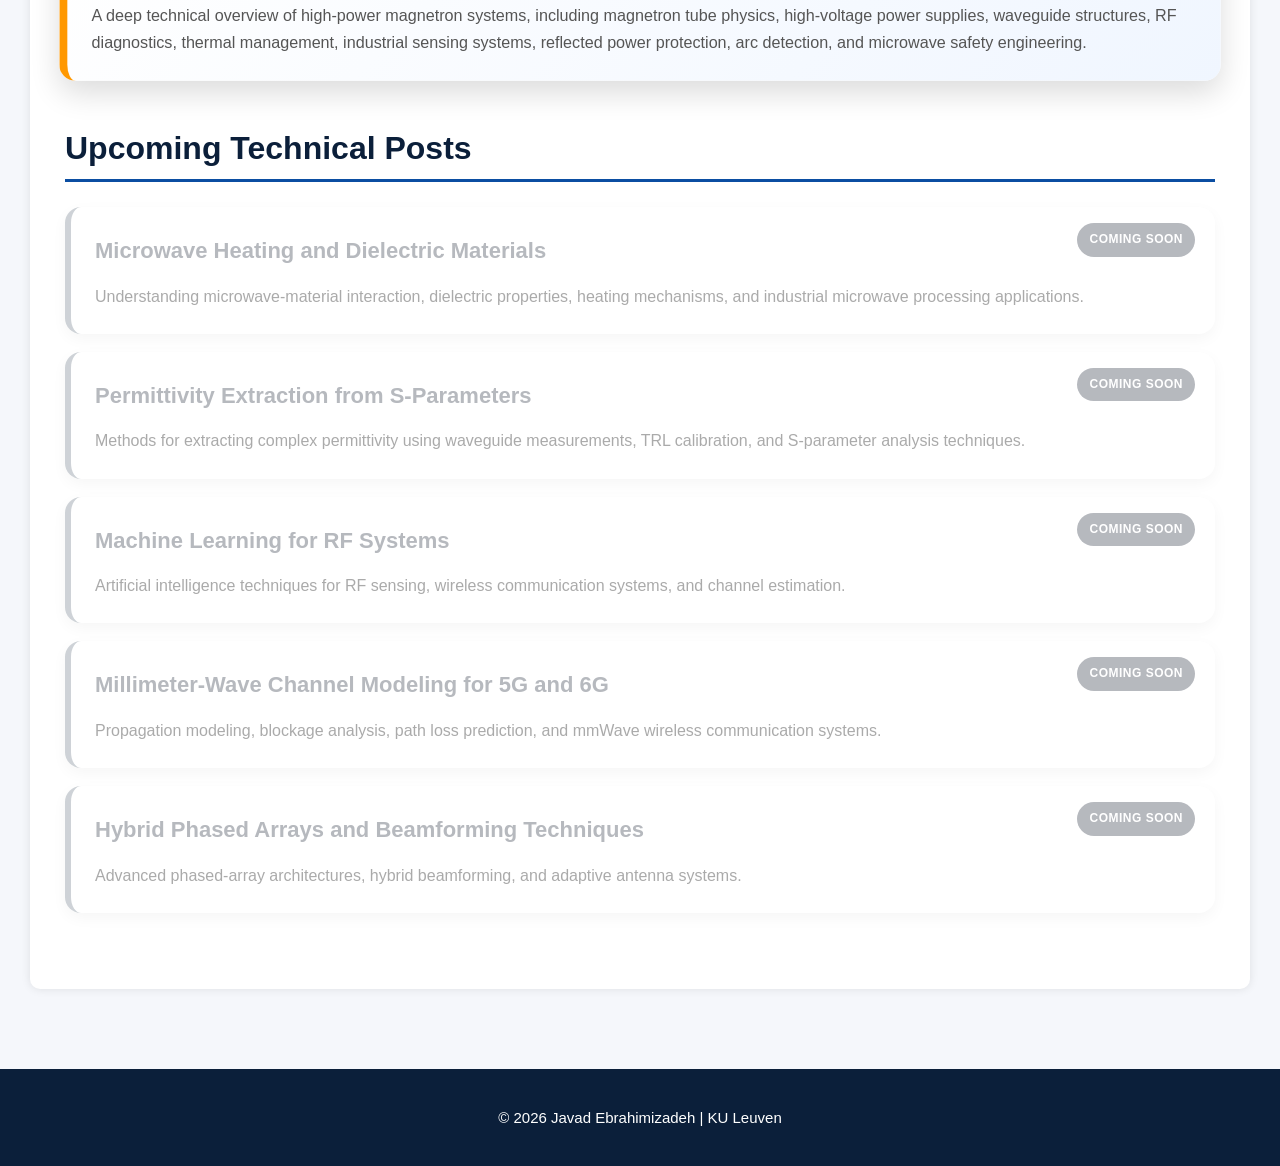
<file: blog.html>
<!DOCTYPE html>
<html lang="en">

<head>

    <meta charset="UTF-8">
    <meta name="viewport" content="width=device-width, initial-scale=1.0">

    <title>Blog - Javad Ebrahimizadeh</title>

    <link rel="stylesheet" href="style.css">

    <style>

        body {
            margin: 0;
            font-family: Arial, Helvetica, sans-serif;
            background-color: #f5f7fb;
            color: #222;
        }

        .navbar {
            background-color: #0b1f3a;
            color: white;
            display: flex;
            justify-content: space-between;
            align-items: center;
            padding: 18px 40px;
            position: sticky;
            top: 0;
            z-index: 1000;
            box-shadow: 0 2px 10px rgba(0,0,0,0.15);
        }

        .navbar .name {
            font-size: 24px;
            font-weight: bold;
            letter-spacing: 1px;
        }

        .navbar a {
            color: white;
            text-decoration: none;
            margin-left: 22px;
            font-size: 16px;
            font-weight: 500;
            transition: 0.3s;
        }

        .navbar a:hover {
            color: #7ec8ff;
        }

        .hero-section {
            background: linear-gradient(135deg, #0b1f3a, #0b4ea2);
            color: white;
            padding: 90px 40px;
            text-align: center;
        }

        .hero-section h1 {
            font-size: 54px;
            margin-bottom: 20px;
        }

        .hero-section p {
            font-size: 20px;
            max-width: 900px;
            margin: auto;
            line-height: 1.8;
            color: #e2e8f0;
        }

        .page-content {
            max-width: 1150px;
            margin: auto;
            padding: 60px 35px;
        }

        h2 {
            font-size: 32px;
            color: #0b1f3a;
            margin-top: 50px;
            margin-bottom: 25px;
            border-bottom: 3px solid #0b4ea2;
            padding-bottom: 12px;
        }

        ul {
            list-style: none;
            padding: 0;
        }

        li {
            background: white;
            margin-top: 18px;
            padding: 24px;
            border-radius: 16px;
            box-shadow: 0 5px 15px rgba(0,0,0,0.08);
            border-left: 6px solid #0056b3;
            transition: 0.35s;
            position: relative;
        }

        li:hover {
            transform: translateY(-4px);
            box-shadow: 0 10px 25px rgba(0,0,0,0.12);
        }

        li a {
            text-decoration: none;
            color: #0056b3;
            font-size: 22px;
            font-weight: bold;
        }

        li a:hover {
            color: #003d80;
        }

        .post-description {
            margin-top: 12px;
            font-size: 16px;
            line-height: 1.7;
            color: #555;
        }

        /* Active Featured Blog */

        .highlight-post {
            background: linear-gradient(135deg, #ffffff, #f0f6ff);
            border-left: 8px solid #ff9800;
            transform: scale(1.01);
            box-shadow: 0 12px 30px rgba(0,0,0,0.14);
        }

        .highlight-post::before {
            content: "ACTIVE POST";
            position: absolute;
            top: 16px;
            right: 20px;
            background: #ff9800;
            color: white;
            font-size: 12px;
            font-weight: bold;
            padding: 6px 12px;
            border-radius: 20px;
            letter-spacing: 0.5px;
        }

        /* Future Shadow Posts */

        .future-post {
            opacity: 0.5;
            filter: grayscale(25%);
            border-left: 6px solid #9aa5b1;
        }

        .future-post a {
            pointer-events: none;
            cursor: default;
            color: #6b7280;
        }

        .future-post::before {
            content: "COMING SOON";
            position: absolute;
            top: 16px;
            right: 20px;
            background: #6b7280;
            color: white;
            font-size: 12px;
            font-weight: bold;
            padding: 6px 12px;
            border-radius: 20px;
            letter-spacing: 0.5px;
        }

        .footer {
            text-align: center;
            padding: 40px;
            background: #0b1f3a;
            color: white;
            margin-top: 80px;
            font-size: 15px;
        }

        @media (max-width: 900px) {

            .navbar {
                flex-direction: column;
                text-align: center;
            }

            .navbar div {
                margin-top: 12px;
            }

            .hero-section h1 {
                font-size: 40px;
            }

            .hero-section p {
                font-size: 18px;
            }

            li a {
                font-size: 20px;
            }

        }

    </style>

</head>

<body>

    <div class="navbar">

        <div class="name">
            Javad Ebrahimizadeh
        </div>

        <div>
            <a href="index.html">Home</a>
            <a href="articles.html">Articles</a>
            <a href="research.html">Research</a>
            <a href="experiences.html">Experiences</a>
            <a href="projects.html">Projects</a>
            <a href="blog.html">Blog Posts</a>
            <a href="cv.html">CV</a>
        </div>

    </div>

    <div class="hero-section">

        <h1>Engineering Blog & Technical Tutorials</h1>

        <p>
            Research insights, engineering tutorials, and technical articles
            focused on microwave engineering, RF systems, high-power microwave sources,
            electromagnetic simulations, antenna systems, biomedical sensing,
            machine learning for wireless communication, and industrial microwave technologies.
        </p>

    </div>

    <div class="page-content">

        <h2>Categories</h2>

        <ul>

            <li>
                <a href="categories/microwave.html">
                    Microwave Engineering
                </a>

                <div class="post-description">
                    Microwave circuits, waveguides, RF systems, dielectric materials,
                    microwave heating, and electromagnetic energy transfer.
                </div>
            </li>

            <li>
                <a href="categories/high-power-microwave.html">
                    High-Power Microwave Systems
                </a>

                <div class="post-description">
                    Magnetrons, RF plasma systems, industrial microwave generators,
                    cooling systems, high-voltage electronics, and RF protection systems.
                </div>
            </li>

            <li>
                <a href="categories/machine-learning.html">
                    Machine Learning for RF Systems
                </a>

                <div class="post-description">
                    Neural networks for channel estimation, RF sensing,
                    AI-assisted electromagnetic modeling, and wireless communications.
                </div>
            </li>

            <li>
                <a href="categories/antenna-propagation.html">
                    Antenna and Propagation
                </a>

                <div class="post-description">
                    Antenna arrays, beamforming, mmWave propagation,
                    MIMO systems, and channel modeling.
                </div>
            </li>

            <li>
                <a href="categories/tutorials.html">
                    Tutorials and Educational Notes
                </a>

                <div class="post-description">
                    Step-by-step tutorials, simulation examples,
                    RF measurements, MATLAB, Python, HFSS, and COMSOL workflows.
                </div>
            </li>

        </ul>

        <h2>Featured Active Post</h2>

        <ul>

            <li class="highlight-post">

                <a href="blogs/high-power-magnetron-source.html">
                    High-Power Magnetron Sources: Design, Sensors, Cooling, and Control
                </a>

                <div class="post-description">

                    A deep technical overview of high-power magnetron systems,
                    including magnetron tube physics, high-voltage power supplies,
                    waveguide structures, RF diagnostics, thermal management,
                    industrial sensing systems, reflected power protection,
                    arc detection, and microwave safety engineering.

                </div>

            </li>

        </ul>

        <h2>Upcoming Technical Posts</h2>

        <ul>

            <li class="future-post">

                <a href="#">
                    Microwave Heating and Dielectric Materials
                </a>

                <div class="post-description">
                    Understanding microwave-material interaction,
                    dielectric properties, heating mechanisms,
                    and industrial microwave processing applications.
                </div>

            </li>

            <li class="future-post">

                <a href="#">
                    Permittivity Extraction from S-Parameters
                </a>

                <div class="post-description">
                    Methods for extracting complex permittivity using
                    waveguide measurements, TRL calibration,
                    and S-parameter analysis techniques.
                </div>

            </li>

            <li class="future-post">

                <a href="#">
                    Machine Learning for RF Systems
                </a>

                <div class="post-description">
                    Artificial intelligence techniques for RF sensing,
                    wireless communication systems, and channel estimation.
                </div>

            </li>

            <li class="future-post">

                <a href="#">
                    Millimeter-Wave Channel Modeling for 5G and 6G
                </a>

                <div class="post-description">
                    Propagation modeling, blockage analysis,
                    path loss prediction, and mmWave wireless communication systems.
                </div>

            </li>

            <li class="future-post">

                <a href="#">
                    Hybrid Phased Arrays and Beamforming Techniques
                </a>

                <div class="post-description">
                    Advanced phased-array architectures,
                    hybrid beamforming, and adaptive antenna systems.
                </div>

            </li>

        </ul>

    </div>

    <div class="footer">
        © 2026 Javad Ebrahimizadeh | KU Leuven
    </div>

</body>

</html>
</file>
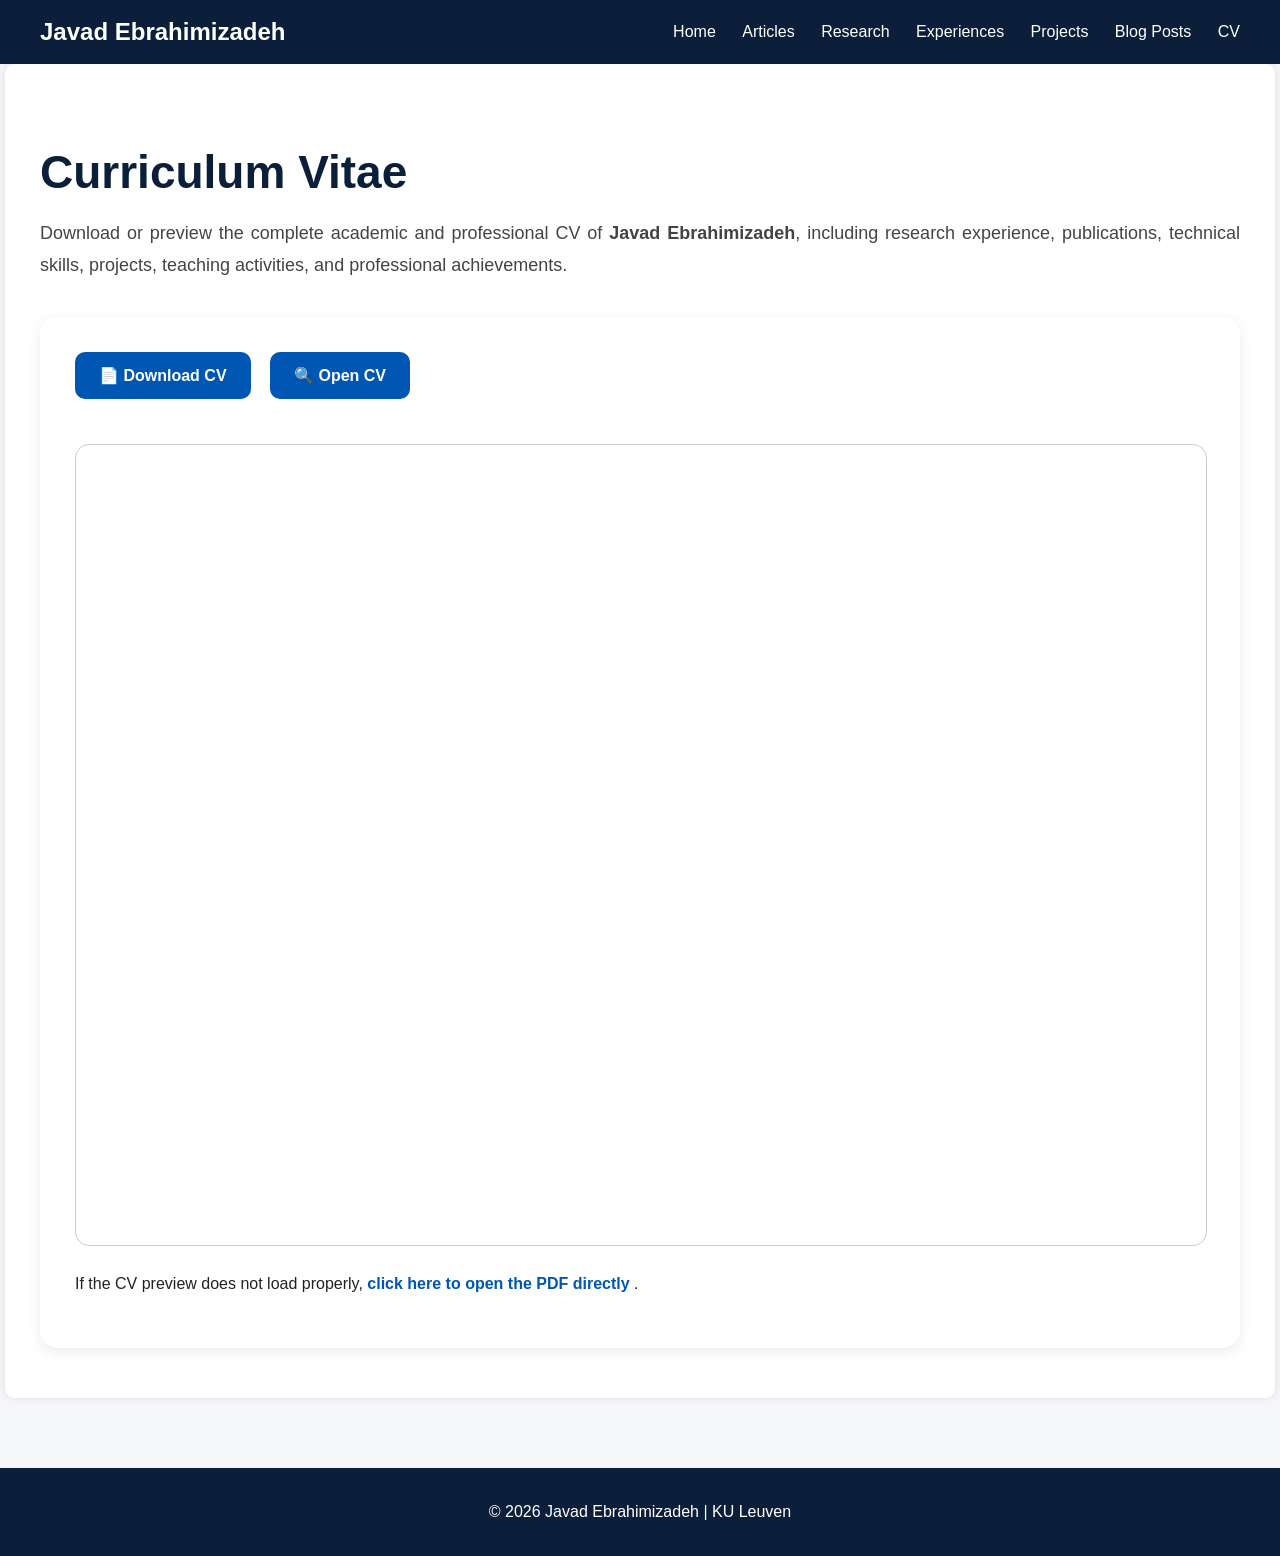
<file: cv.html>
<!DOCTYPE html>
<html lang="en">

<head>

    <meta charset="UTF-8">
    <meta name="viewport" content="width=device-width, initial-scale=1.0">

    <title>CV - Javad Ebrahimizadeh</title>

    <link rel="stylesheet" href="style.css">

    <style>

        body {
            margin: 0;
            font-family: Arial, Helvetica, sans-serif;
            background-color: #f5f7fb;
            color: #222;
        }

        .navbar {
            background-color: #0b1f3a;
            color: white;
            display: flex;
            justify-content: space-between;
            align-items: center;
            padding: 18px 40px;
            position: sticky;
            top: 0;
            z-index: 1000;
        }

        .navbar .name {
            font-size: 24px;
            font-weight: bold;
        }

        .navbar a {
            color: white;
            text-decoration: none;
            margin-left: 22px;
            font-size: 16px;
            font-weight: 500;
        }

        .navbar a:hover {
            color: #7ec8ff;
        }

        .page-content {
            max-width: 1200px;
            margin: auto;
            padding: 50px 35px;
        }

        h1 {
            font-size: 46px;
            color: #0b1f3a;
            margin-bottom: 15px;
        }

        .intro-text {
            font-size: 18px;
            line-height: 1.8;
            color: #444;
            margin-bottom: 35px;
        }

        .cv-container {
            background: white;
            padding: 35px;
            border-radius: 18px;
            box-shadow: 0 4px 14px rgba(0,0,0,0.08);
        }

        .button-group {
            margin-bottom: 30px;
        }

        .cv-button {
            display: inline-block;
            background: #0056b3;
            color: white;
            text-decoration: none;
            padding: 14px 24px;
            border-radius: 10px;
            margin-right: 15px;
            margin-bottom: 15px;
            font-weight: bold;
            transition: 0.3s;
        }

        .cv-button:hover {
            background: #003f85;
            transform: translateY(-2px);
        }

        iframe {
            width: 100%;
            height: 800px;
            border: 1px solid #ccc;
            border-radius: 14px;
        }

        .fallback-text {
            margin-top: 20px;
            font-size: 16px;
        }

        .fallback-text a {
            color: #0056b3;
            font-weight: bold;
            text-decoration: none;
        }

        .fallback-text a:hover {
            text-decoration: underline;
        }

        .footer {
            text-align: center;
            padding: 35px;
            background: #0b1f3a;
            color: white;
            margin-top: 70px;
        }

        @media (max-width: 768px) {

            .navbar {
                flex-direction: column;
                align-items: flex-start;
            }

            .navbar div:last-child {
                margin-top: 12px;
            }

            .navbar a {
                margin-left: 0;
                margin-right: 15px;
            }

            h1 {
                font-size: 34px;
            }

            iframe {
                height: 500px;
            }

        }

    </style>

</head>

<body>

    <div class="navbar">

        <div class="name">
            Javad Ebrahimizadeh
        </div>

        <div>
            <a href="index.html">Home</a>
            <a href="articles.html">Articles</a>
            <a href="research.html">Research</a>
            <a href="experiences.html">Experiences</a>
            <a href="projects.html">Projects</a>
            <a href="blog.html">Blog Posts</a>
            <a href="cv.html">CV</a>
        </div>

    </div>

    <div class="page-content">

        <h1>Curriculum Vitae</h1>

        <p class="intro-text">
            Download or preview the complete academic and professional CV of
            <strong>Javad Ebrahimizadeh</strong>,
            including research experience, publications,
            technical skills, projects, teaching activities,
            and professional achievements.
        </p>

        <div class="cv-container">

            <div class="button-group">

                <a class="cv-button"
                   href="Javad_Ebrahimizadeh_CV.pdf"
                   download>
                    📄 Download CV
                </a>

                <a class="cv-button"
                   href="Javad_Ebrahimizadeh_CV.pdf"
                   target="_blank">
                    🔍 Open CV
                </a>

            </div>

            <iframe
                src="Javad_Ebrahimizadeh_CV.pdf">
            </iframe>

            <p class="fallback-text">
                If the CV preview does not load properly,
                <a href="Javad_Ebrahimizadeh_CV.pdf" target="_blank">
                    click here to open the PDF directly
                </a>.
            </p>

        </div>

    </div>

    <div class="footer">
        © 2026 Javad Ebrahimizadeh | KU Leuven
    </div>

</body>

</html>
</file>
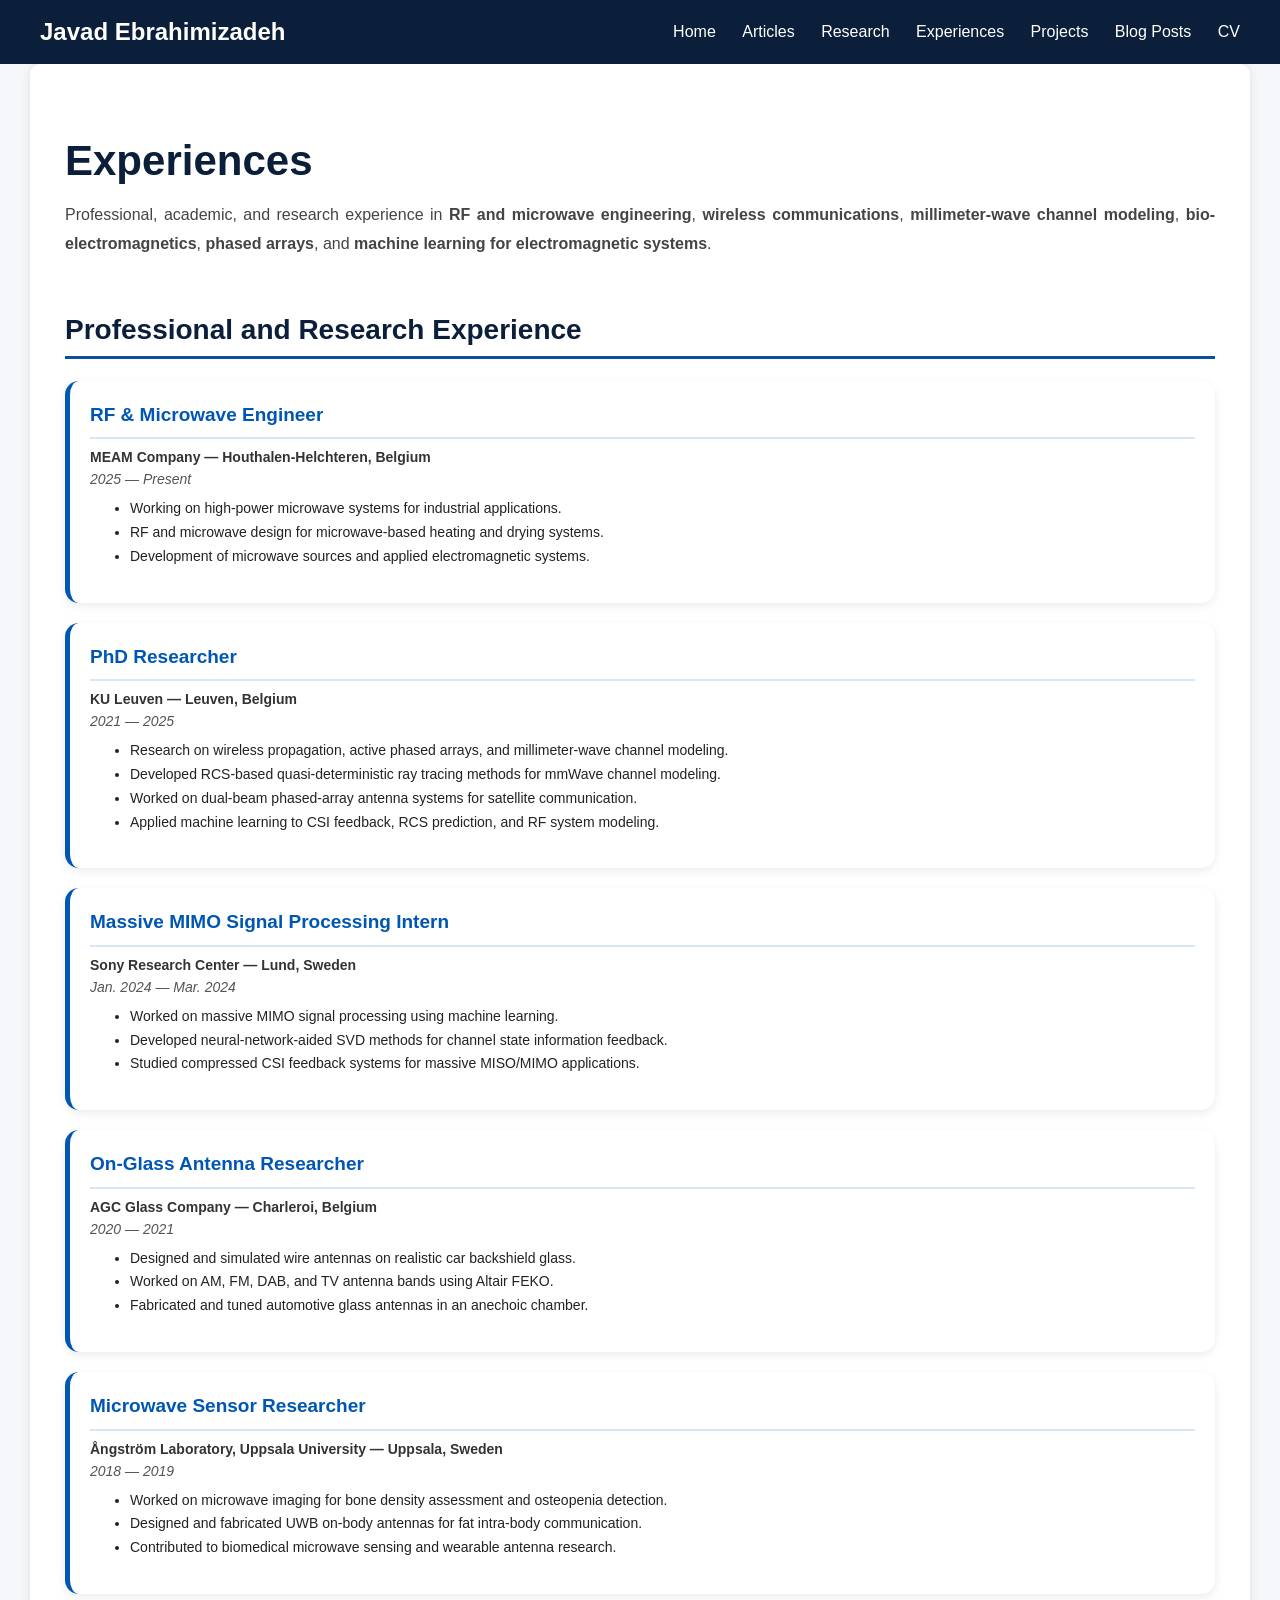
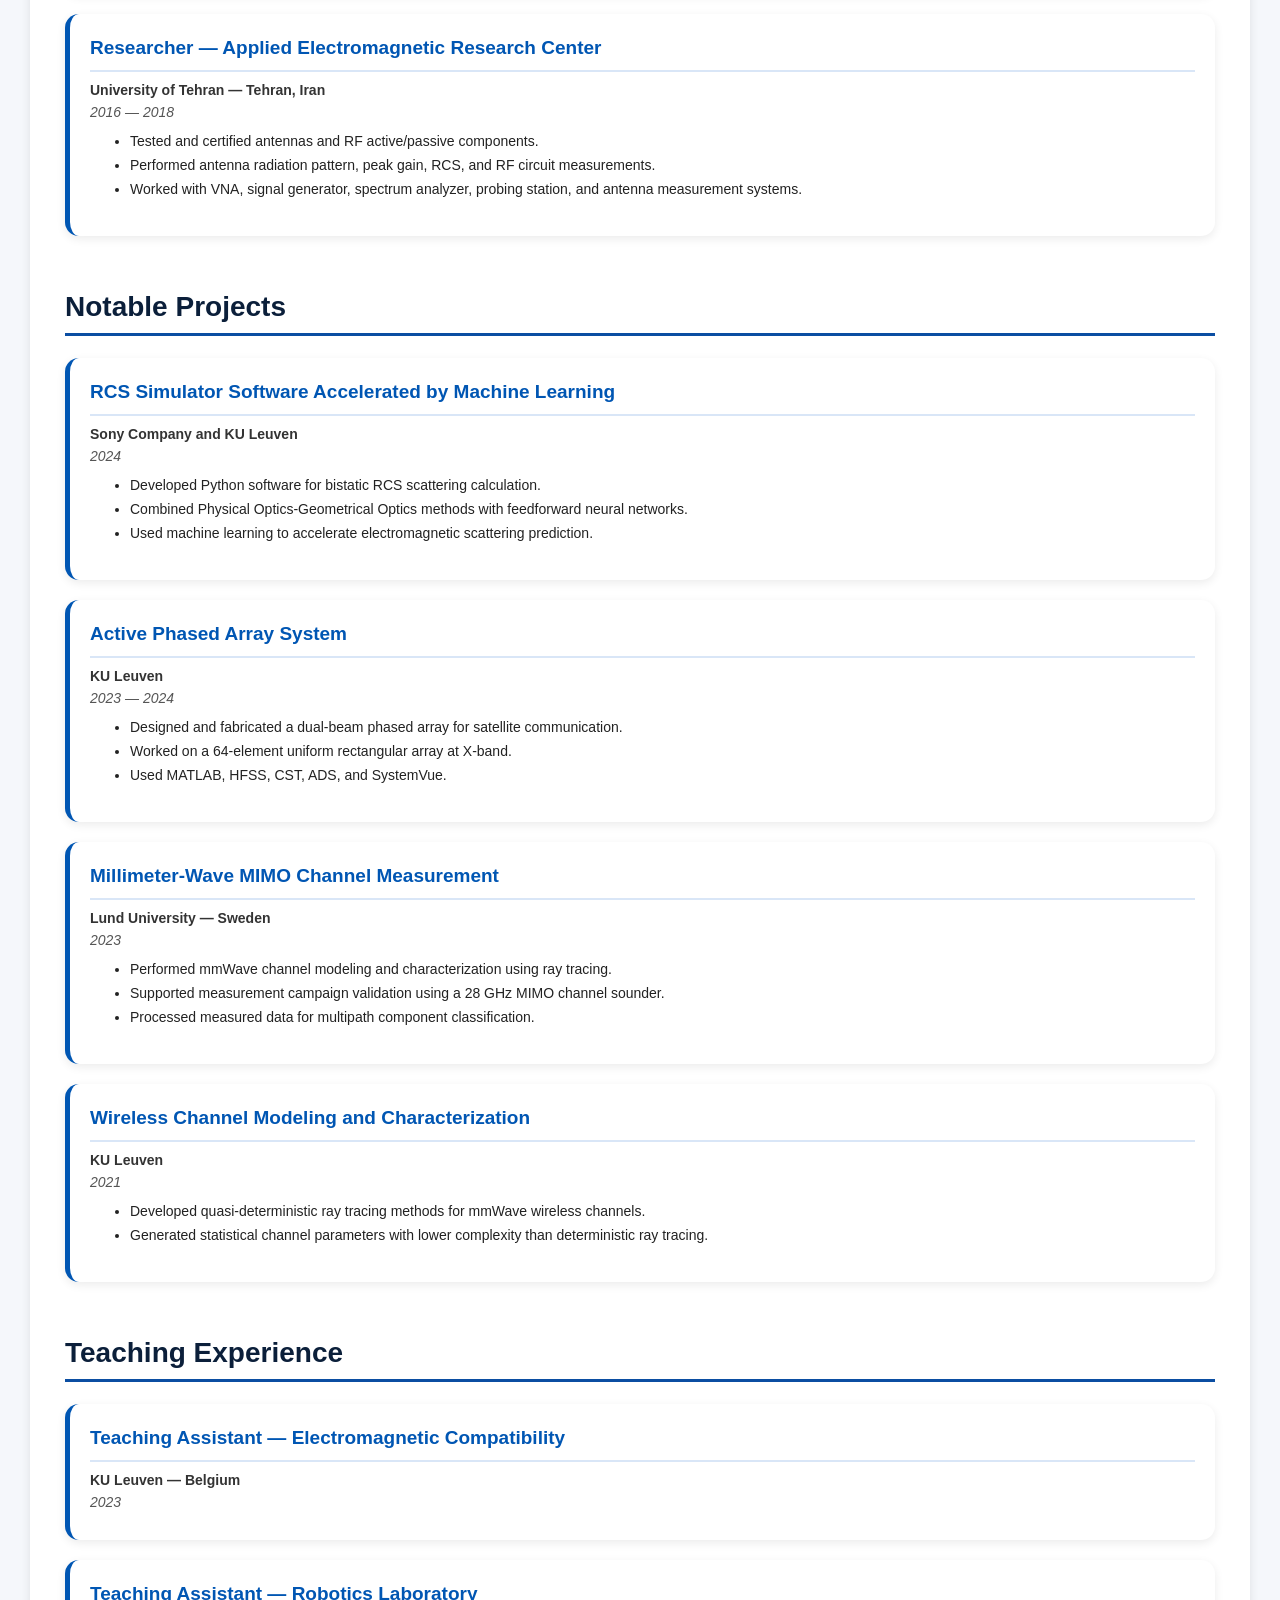
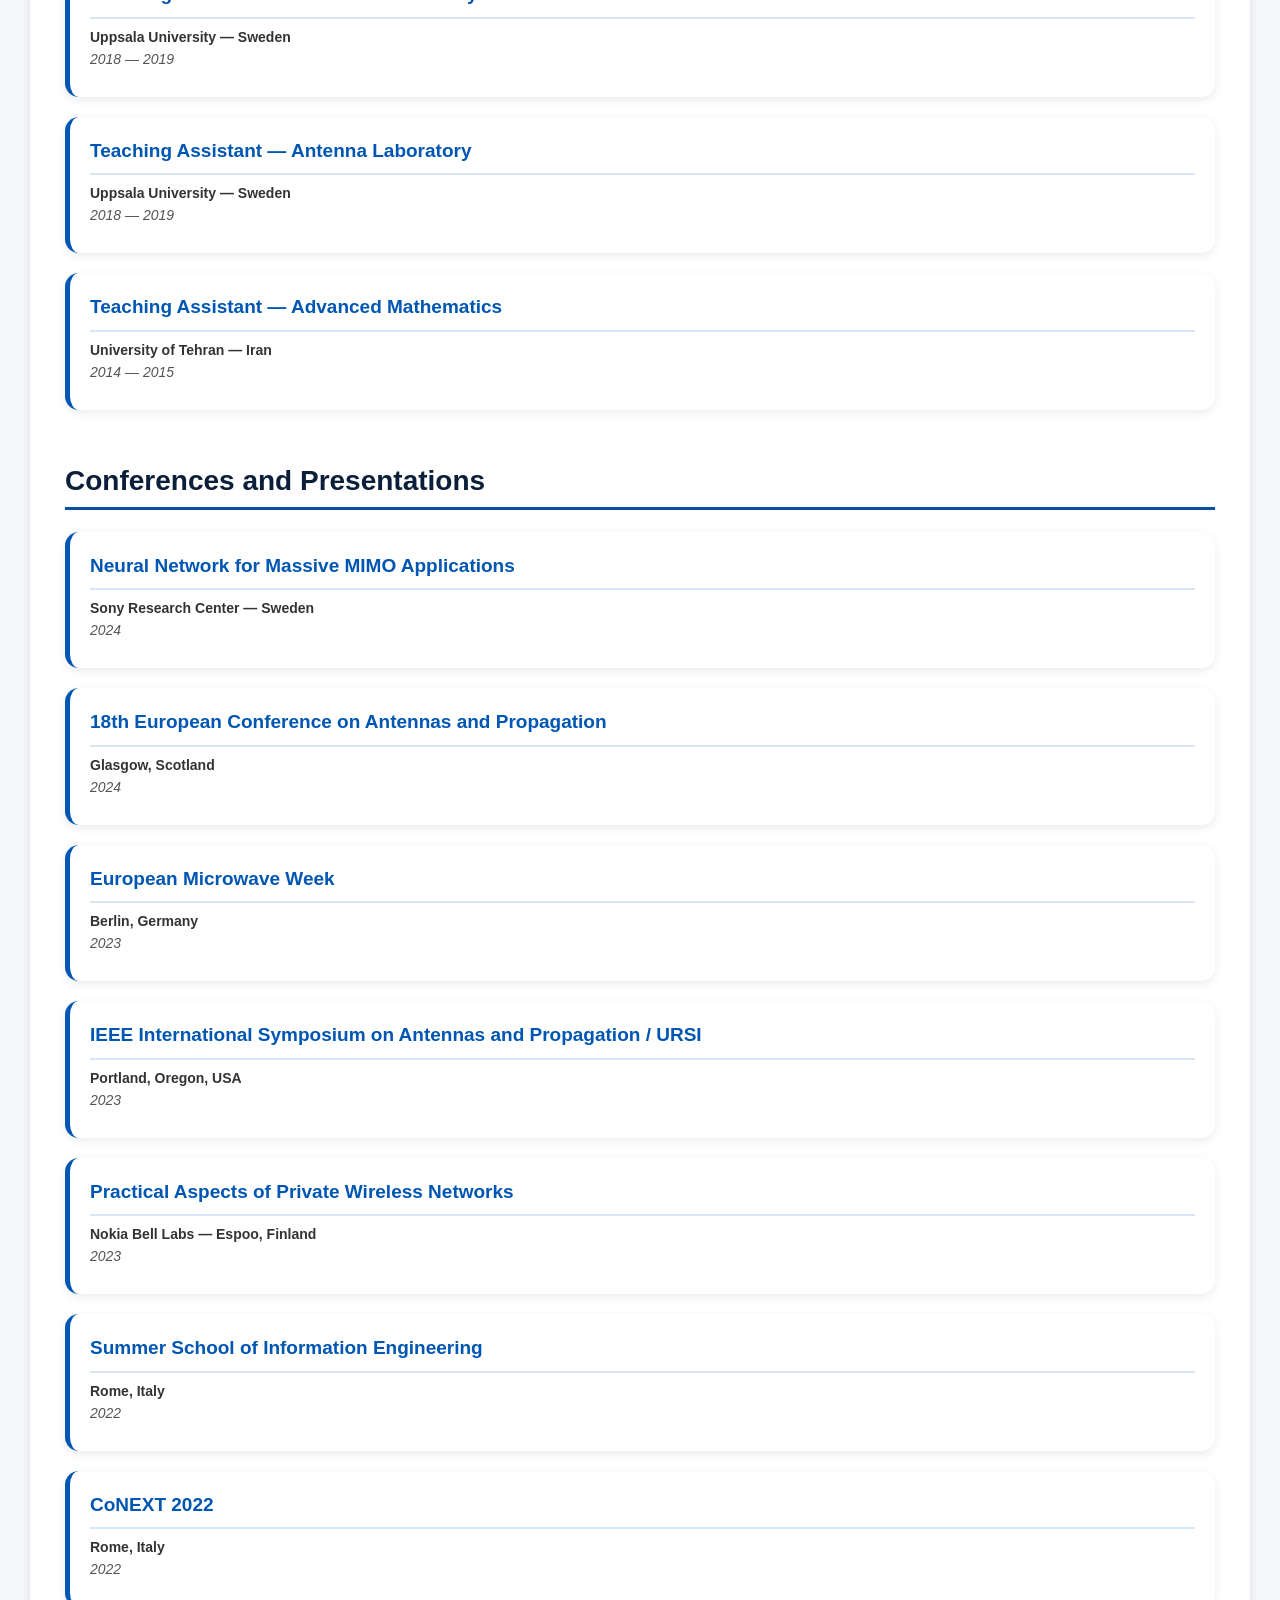
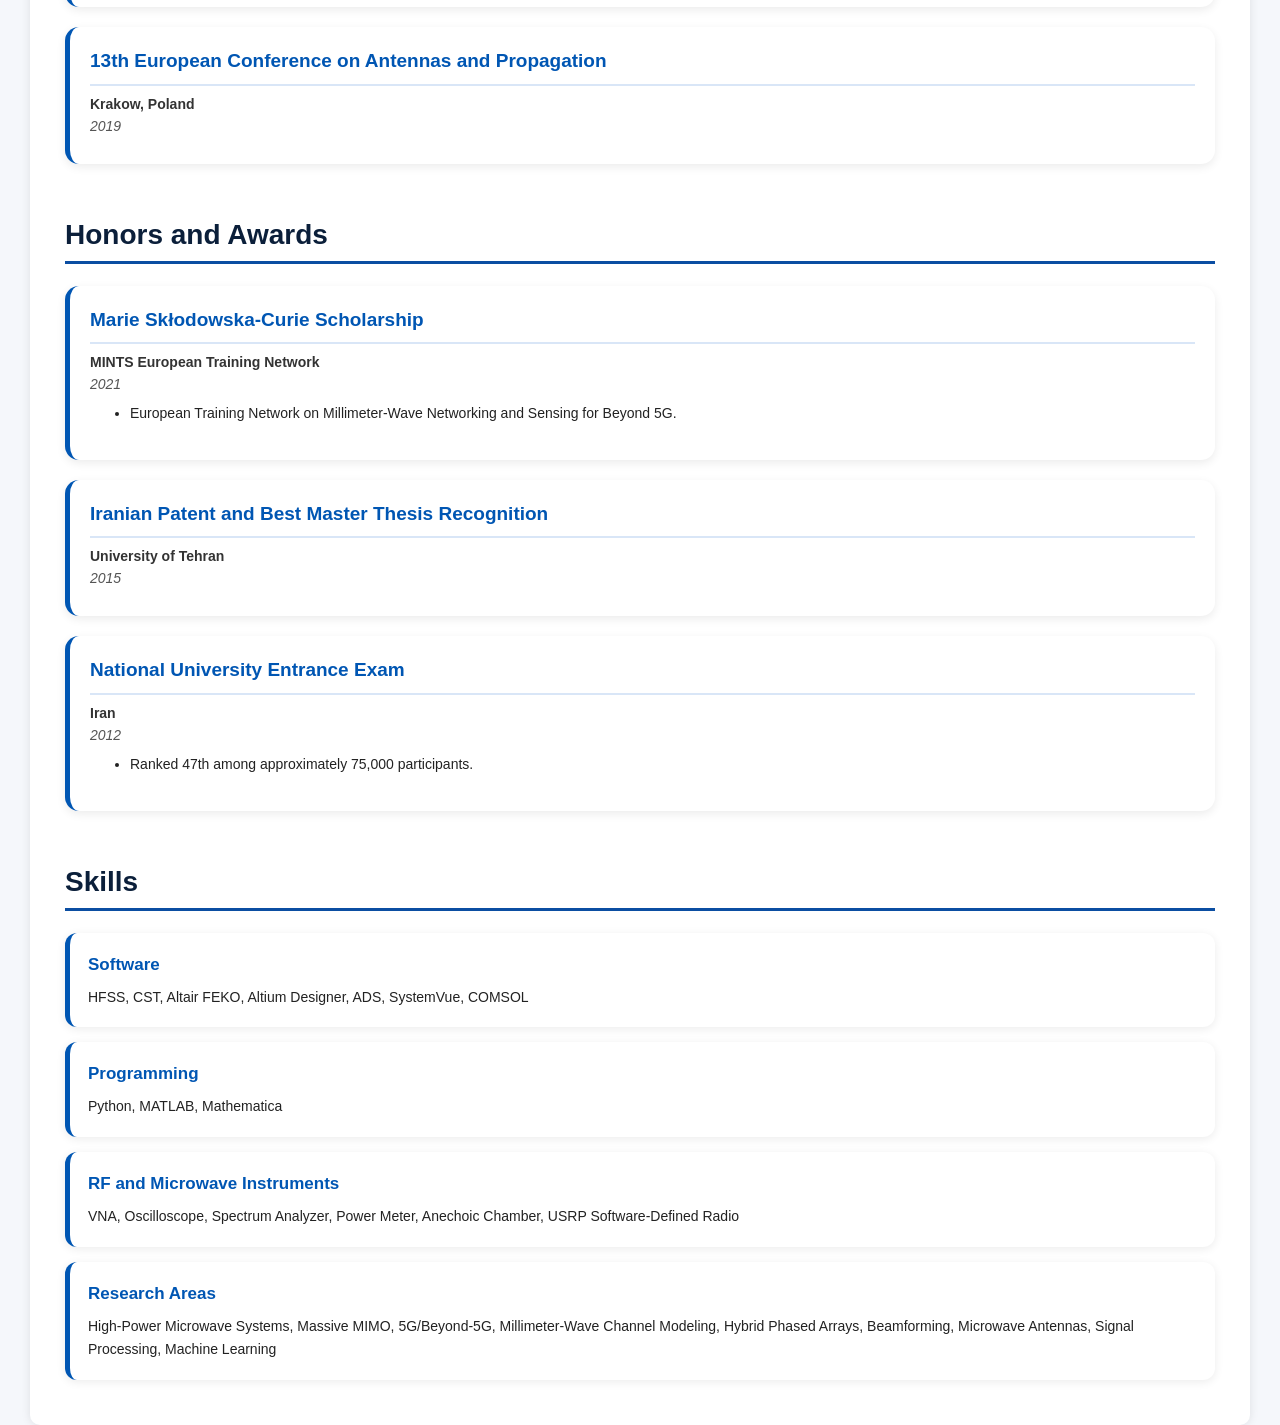
<file: experiences.html>
<!DOCTYPE html>
<html lang="en">

<head>
    <meta charset="UTF-8">
    <meta name="viewport" content="width=device-width, initial-scale=1.0">
    <title>Experiences - Javad Ebrahimizadeh</title>
    <link rel="stylesheet" href="style.css">

    <style>
        body {
            margin: 0;
            font-family: Arial, Helvetica, sans-serif;
            background-color: #f5f7fb;
            color: #222;
        }

        .navbar {
            background-color: #0b1f3a;
            color: white;
            display: flex;
            justify-content: space-between;
            align-items: center;
            padding: 18px 40px;
            position: sticky;
            top: 0;
            z-index: 1000;
        }

        .navbar .name {
            font-size: 24px;
            font-weight: bold;
        }

        .navbar a {
            color: white;
            text-decoration: none;
            margin-left: 22px;
            font-size: 16px;
            font-weight: 500;
        }

        .navbar a:hover {
            color: #7ec8ff;
        }

        .page-content {
            max-width: 1150px;
            margin: auto;
            padding: 45px 35px;
        }

        h1 {
            font-size: 42px;
            color: #0b1f3a;
            margin-bottom: 15px;
        }

        h2 {
            font-size: 28px;
            color: #0b1f3a;
            margin-top: 55px;
            margin-bottom: 22px;
            border-bottom: 3px solid #0b4ea2;
            padding-bottom: 10px;
        }

        .intro-text {
            font-size: 16px;
            line-height: 1.8;
            color: #444;
        }

        .experience-card {
            background: white;
            padding: 20px;
            margin-top: 20px;
            border-radius: 14px;
            box-shadow: 0 3px 10px rgba(0,0,0,0.08);
            border-left: 5px solid #0056b3;
        }

        .experience-title {
            font-size: 19px;
            font-weight: 900;
            color: #0056b3;
            line-height: 1.5;
            margin-bottom: 10px;
            padding-bottom: 8px;
            border-bottom: 2px solid #d9e6f7;
        }

        .experience-place {
            font-weight: bold;
            color: #333;
            margin-bottom: 6px;
            font-size: 14px;
        }

        .experience-date {
            color: #555;
            font-style: italic;
            margin-bottom: 10px;
            font-size: 14px;
        }

        .experience-card ul {
            margin-top: 10px;
            line-height: 1.7;
            font-size: 14px;
        }

        .skill-box {
            background: white;
            padding: 18px;
            margin-top: 15px;
            border-radius: 12px;
            box-shadow: 0 2px 10px rgba(0,0,0,0.08);
            border-left: 5px solid #0056b3;
            font-size: 14px;
            line-height: 1.7;
        }

        .skill-title {
            font-weight: 900;
            color: #0056b3;
            margin-bottom: 6px;
            font-size: 17px;
        }

        @media (max-width: 768px) {
            .navbar {
                flex-direction: column;
                align-items: flex-start;
            }

            .navbar div:last-child {
                margin-top: 12px;
            }

            .navbar a {
                display: inline-block;
                margin-left: 0;
                margin-right: 14px;
                margin-top: 8px;
            }

            h1 {
                font-size: 32px;
            }

            h2 {
                font-size: 24px;
            }

            .experience-title {
                font-size: 17px;
            }
        }
    </style>
</head>

<body>

<div class="navbar">
    <div class="name">Javad Ebrahimizadeh</div>

    <div>
        <a href="index.html">Home</a>
        <a href="articles.html">Articles</a>
        <a href="research.html">Research</a>
        <a href="experiences.html">Experiences</a>
        <a href="projects.html">Projects</a>
        <a href="blog.html">Blog Posts</a>
        <a href="cv.html">CV</a>
    </div>
</div>

<div class="page-content">

    <h1>Experiences</h1>

    <p class="intro-text">
        Professional, academic, and research experience in
        <strong>RF and microwave engineering</strong>,
        <strong>wireless communications</strong>,
        <strong>millimeter-wave channel modeling</strong>,
        <strong>bio-electromagnetics</strong>,
        <strong>phased arrays</strong>,
        and <strong>machine learning for electromagnetic systems</strong>.
    </p>

    <h2>Professional and Research Experience</h2>

    <div class="experience-card">
        <div class="experience-title">RF & Microwave Engineer</div>
        <div class="experience-place">MEAM Company — Houthalen-Helchteren, Belgium</div>
        <div class="experience-date">2025 — Present</div>
        <ul>
            <li>Working on high-power microwave systems for industrial applications.</li>
            <li>RF and microwave design for microwave-based heating and drying systems.</li>
            <li>Development of microwave sources and applied electromagnetic systems.</li>
        </ul>
    </div>

    <div class="experience-card">
        <div class="experience-title">PhD Researcher</div>
        <div class="experience-place">KU Leuven — Leuven, Belgium</div>
        <div class="experience-date">2021 — 2025</div>
        <ul>
            <li>Research on wireless propagation, active phased arrays, and millimeter-wave channel modeling.</li>
            <li>Developed RCS-based quasi-deterministic ray tracing methods for mmWave channel modeling.</li>
            <li>Worked on dual-beam phased-array antenna systems for satellite communication.</li>
            <li>Applied machine learning to CSI feedback, RCS prediction, and RF system modeling.</li>
        </ul>
    </div>

    <div class="experience-card">
        <div class="experience-title">Massive MIMO Signal Processing Intern</div>
        <div class="experience-place">Sony Research Center — Lund, Sweden</div>
        <div class="experience-date">Jan. 2024 — Mar. 2024</div>
        <ul>
            <li>Worked on massive MIMO signal processing using machine learning.</li>
            <li>Developed neural-network-aided SVD methods for channel state information feedback.</li>
            <li>Studied compressed CSI feedback systems for massive MISO/MIMO applications.</li>
        </ul>
    </div>

    <div class="experience-card">
        <div class="experience-title">On-Glass Antenna Researcher</div>
        <div class="experience-place">AGC Glass Company — Charleroi, Belgium</div>
        <div class="experience-date">2020 — 2021</div>
        <ul>
            <li>Designed and simulated wire antennas on realistic car backshield glass.</li>
            <li>Worked on AM, FM, DAB, and TV antenna bands using Altair FEKO.</li>
            <li>Fabricated and tuned automotive glass antennas in an anechoic chamber.</li>
        </ul>
    </div>

    <div class="experience-card">
        <div class="experience-title">Microwave Sensor Researcher</div>
        <div class="experience-place">Ångström Laboratory, Uppsala University — Uppsala, Sweden</div>
        <div class="experience-date">2018 — 2019</div>
        <ul>
            <li>Worked on microwave imaging for bone density assessment and osteopenia detection.</li>
            <li>Designed and fabricated UWB on-body antennas for fat intra-body communication.</li>
            <li>Contributed to biomedical microwave sensing and wearable antenna research.</li>
        </ul>
    </div>

    <div class="experience-card">
        <div class="experience-title">Researcher — Applied Electromagnetic Research Center</div>
        <div class="experience-place">University of Tehran — Tehran, Iran</div>
        <div class="experience-date">2016 — 2018</div>
        <ul>
            <li>Tested and certified antennas and RF active/passive components.</li>
            <li>Performed antenna radiation pattern, peak gain, RCS, and RF circuit measurements.</li>
            <li>Worked with VNA, signal generator, spectrum analyzer, probing station, and antenna measurement systems.</li>
        </ul>
    </div>

    <h2>Notable Projects</h2>

    <div class="experience-card">
        <div class="experience-title">RCS Simulator Software Accelerated by Machine Learning</div>
        <div class="experience-place">Sony Company and KU Leuven</div>
        <div class="experience-date">2024</div>
        <ul>
            <li>Developed Python software for bistatic RCS scattering calculation.</li>
            <li>Combined Physical Optics-Geometrical Optics methods with feedforward neural networks.</li>
            <li>Used machine learning to accelerate electromagnetic scattering prediction.</li>
        </ul>
    </div>

    <div class="experience-card">
        <div class="experience-title">Active Phased Array System</div>
        <div class="experience-place">KU Leuven</div>
        <div class="experience-date">2023 — 2024</div>
        <ul>
            <li>Designed and fabricated a dual-beam phased array for satellite communication.</li>
            <li>Worked on a 64-element uniform rectangular array at X-band.</li>
            <li>Used MATLAB, HFSS, CST, ADS, and SystemVue.</li>
        </ul>
    </div>

    <div class="experience-card">
        <div class="experience-title">Millimeter-Wave MIMO Channel Measurement</div>
        <div class="experience-place">Lund University — Sweden</div>
        <div class="experience-date">2023</div>
        <ul>
            <li>Performed mmWave channel modeling and characterization using ray tracing.</li>
            <li>Supported measurement campaign validation using a 28 GHz MIMO channel sounder.</li>
            <li>Processed measured data for multipath component classification.</li>
        </ul>
    </div>

    <div class="experience-card">
        <div class="experience-title">Wireless Channel Modeling and Characterization</div>
        <div class="experience-place">KU Leuven</div>
        <div class="experience-date">2021</div>
        <ul>
            <li>Developed quasi-deterministic ray tracing methods for mmWave wireless channels.</li>
            <li>Generated statistical channel parameters with lower complexity than deterministic ray tracing.</li>
        </ul>
    </div>

    <h2>Teaching Experience</h2>

    <div class="experience-card">
        <div class="experience-title">Teaching Assistant — Electromagnetic Compatibility</div>
        <div class="experience-place">KU Leuven — Belgium</div>
        <div class="experience-date">2023</div>
    </div>

    <div class="experience-card">
        <div class="experience-title">Teaching Assistant — Robotics Laboratory</div>
        <div class="experience-place">Uppsala University — Sweden</div>
        <div class="experience-date">2018 — 2019</div>
    </div>

    <div class="experience-card">
        <div class="experience-title">Teaching Assistant — Antenna Laboratory</div>
        <div class="experience-place">Uppsala University — Sweden</div>
        <div class="experience-date">2018 — 2019</div>
    </div>

    <div class="experience-card">
        <div class="experience-title">Teaching Assistant — Advanced Mathematics</div>
        <div class="experience-place">University of Tehran — Iran</div>
        <div class="experience-date">2014 — 2015</div>
    </div>

    <h2>Conferences and Presentations</h2>

    <div class="experience-card">
        <div class="experience-title">Neural Network for Massive MIMO Applications</div>
        <div class="experience-place">Sony Research Center — Sweden</div>
        <div class="experience-date">2024</div>
    </div>

    <div class="experience-card">
        <div class="experience-title">18th European Conference on Antennas and Propagation</div>
        <div class="experience-place">Glasgow, Scotland</div>
        <div class="experience-date">2024</div>
    </div>

    <div class="experience-card">
        <div class="experience-title">European Microwave Week</div>
        <div class="experience-place">Berlin, Germany</div>
        <div class="experience-date">2023</div>
    </div>

    <div class="experience-card">
        <div class="experience-title">IEEE International Symposium on Antennas and Propagation / URSI</div>
        <div class="experience-place">Portland, Oregon, USA</div>
        <div class="experience-date">2023</div>
    </div>

    <div class="experience-card">
        <div class="experience-title">Practical Aspects of Private Wireless Networks</div>
        <div class="experience-place">Nokia Bell Labs — Espoo, Finland</div>
        <div class="experience-date">2023</div>
    </div>

    <div class="experience-card">
        <div class="experience-title">Summer School of Information Engineering</div>
        <div class="experience-place">Rome, Italy</div>
        <div class="experience-date">2022</div>
    </div>

    <div class="experience-card">
        <div class="experience-title">CoNEXT 2022</div>
        <div class="experience-place">Rome, Italy</div>
        <div class="experience-date">2022</div>
    </div>

    <div class="experience-card">
        <div class="experience-title">13th European Conference on Antennas and Propagation</div>
        <div class="experience-place">Krakow, Poland</div>
        <div class="experience-date">2019</div>
    </div>

    <h2>Honors and Awards</h2>

    <div class="experience-card">
        <div class="experience-title">Marie Skłodowska-Curie Scholarship</div>
        <div class="experience-place">MINTS European Training Network</div>
        <div class="experience-date">2021</div>
        <ul>
            <li>European Training Network on Millimeter-Wave Networking and Sensing for Beyond 5G.</li>
        </ul>
    </div>

    <div class="experience-card">
        <div class="experience-title">Iranian Patent and Best Master Thesis Recognition</div>
        <div class="experience-place">University of Tehran</div>
        <div class="experience-date">2015</div>
    </div>

    <div class="experience-card">
        <div class="experience-title">National University Entrance Exam</div>
        <div class="experience-place">Iran</div>
        <div class="experience-date">2012</div>
        <ul>
            <li>Ranked 47th among approximately 75,000 participants.</li>
        </ul>
    </div>

    <h2>Skills</h2>

    <div class="skill-box">
        <div class="skill-title">Software</div>
        HFSS, CST, Altair FEKO, Altium Designer, ADS, SystemVue, COMSOL
    </div>

    <div class="skill-box">
        <div class="skill-title">Programming</div>
        Python, MATLAB, Mathematica
    </div>

    <div class="skill-box">
        <div class="skill-title">RF and Microwave Instruments</div>
        VNA, Oscilloscope, Spectrum Analyzer, Power Meter, Anechoic Chamber, USRP Software-Defined Radio
    </div>

    <div class="skill-box">
        <div class="skill-title">Research Areas</div>
        High-Power Microwave Systems, Massive MIMO, 5G/Beyond-5G, Millimeter-Wave Channel Modeling,
        Hybrid Phased Arrays, Beamforming, Microwave Antennas, Signal Processing, Machine Learning
    </div>

</div>

</body>
</html>
</file>
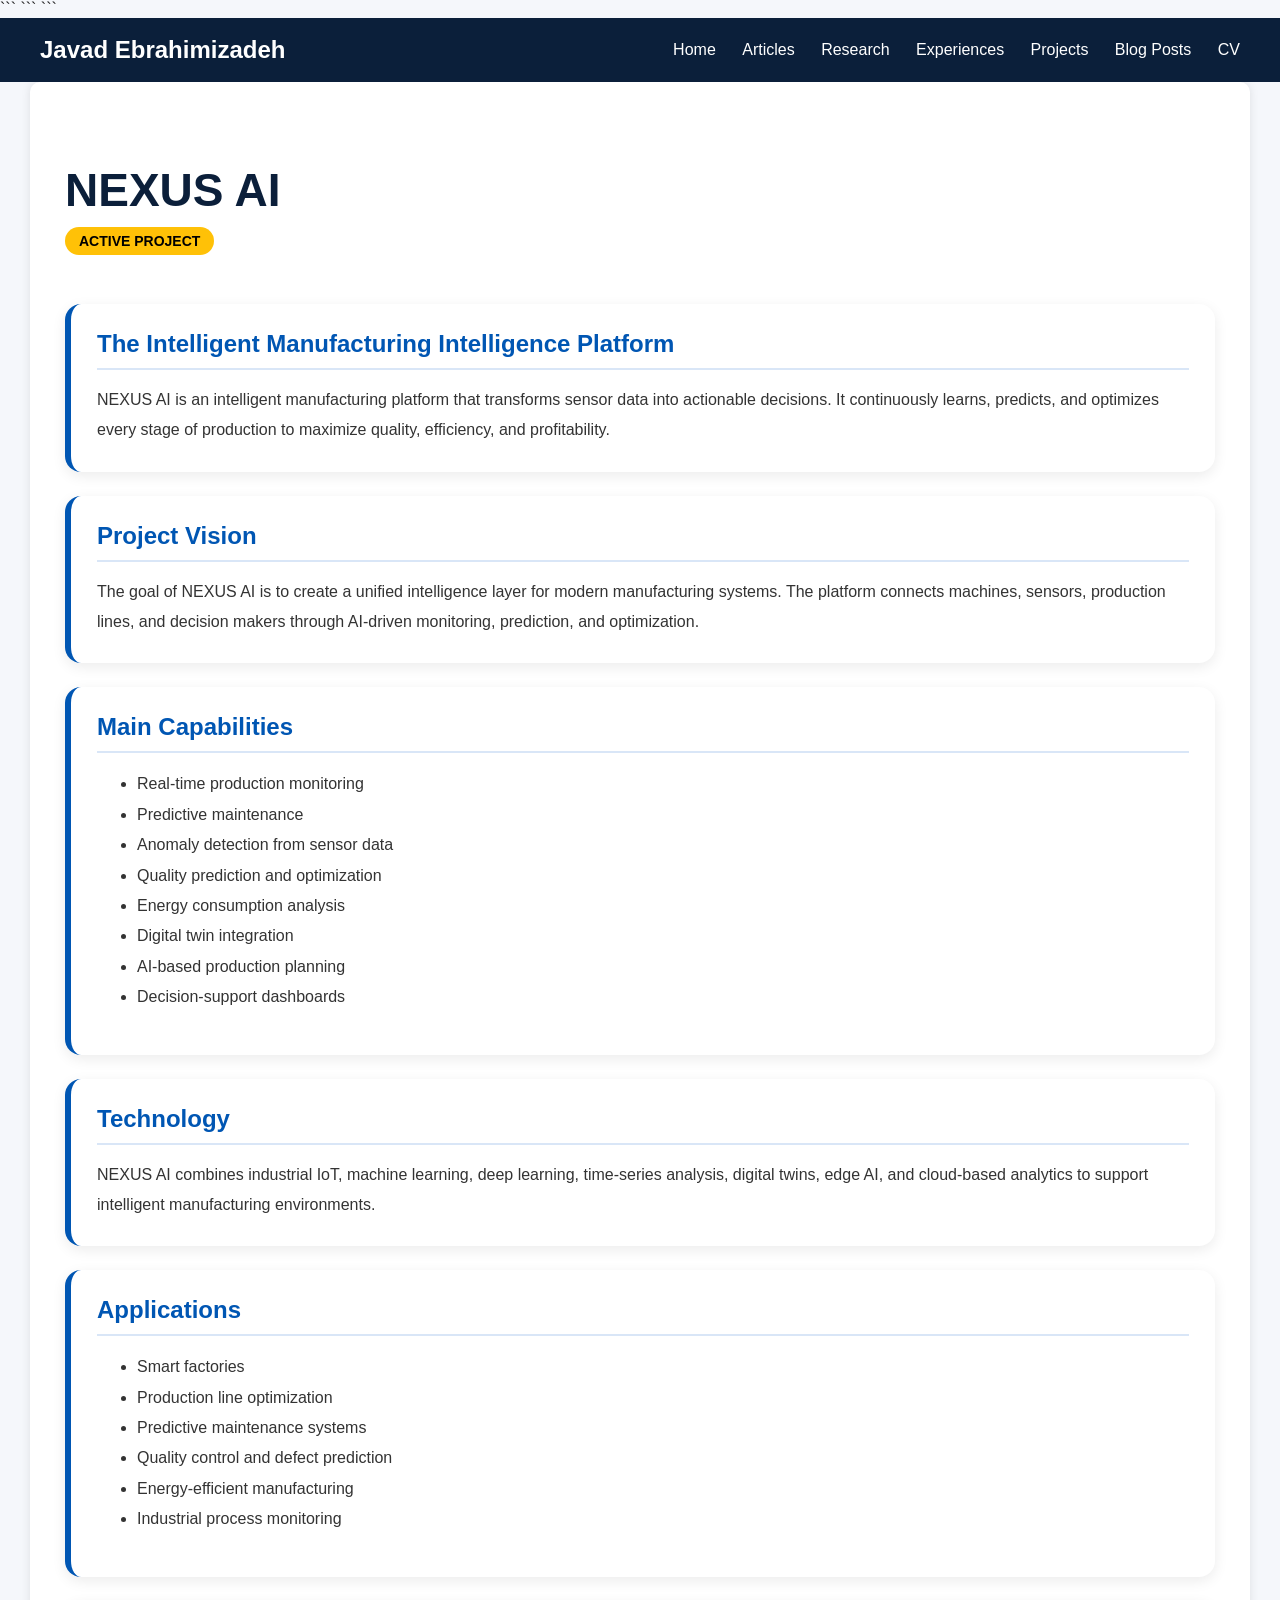
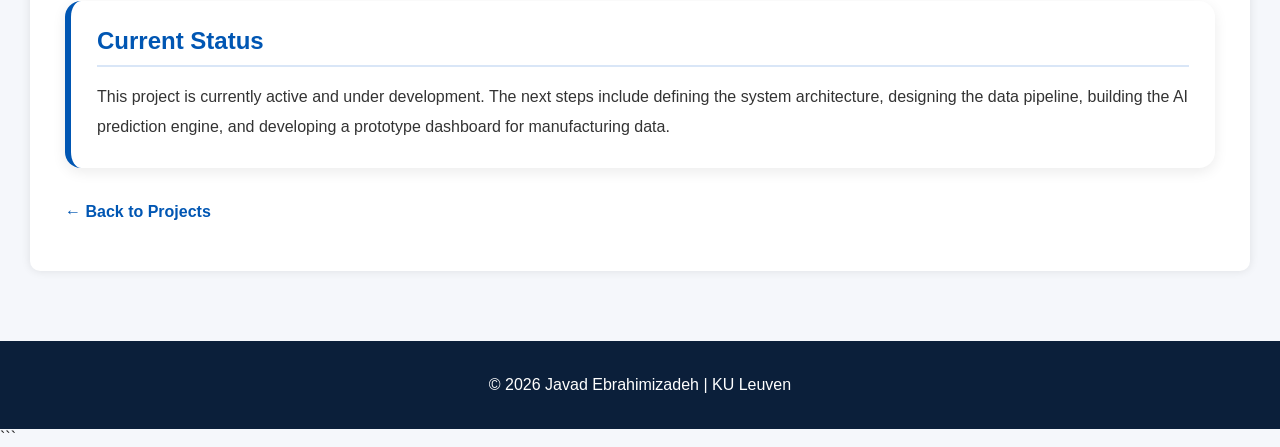
<file: nexus-ai.html>
<!DOCTYPE html>

<html lang="en">

<head>

```
<meta charset="UTF-8">
<meta name="viewport" content="width=device-width, initial-scale=1.0">

<title>NEXUS AI - Javad Ebrahimizadeh</title>

<link rel="stylesheet" href="style.css">

<style>

    body {
        margin: 0;
        font-family: Arial, Helvetica, sans-serif;
        background-color: #f5f7fb;
        color: #222;
    }

    .navbar {
        background-color: #0b1f3a;
        color: white;
        display: flex;
        justify-content: space-between;
        align-items: center;
        padding: 18px 40px;
        position: sticky;
        top: 0;
        z-index: 1000;
    }

    .navbar .name {
        font-size: 24px;
        font-weight: bold;
    }

    .navbar a {
        color: white;
        text-decoration: none;
        margin-left: 22px;
        font-size: 16px;
        font-weight: 500;
    }

    .navbar a:hover {
        color: #7ec8ff;
    }

    .page-content {
        max-width: 1150px;
        margin: auto;
        padding: 50px 35px;
    }

    h1 {
        font-size: 46px;
        color: #0b1f3a;
        margin-bottom: 10px;
    }

    .active-label {
        display: inline-block;
        background: #ffc107;
        color: #000;
        padding: 6px 14px;
        border-radius: 20px;
        font-size: 14px;
        font-weight: bold;
        margin-bottom: 25px;
    }

    .section-card {
        background: white;
        padding: 26px;
        margin-top: 24px;
        border-radius: 16px;
        box-shadow: 0 4px 14px rgba(0,0,0,0.08);
        border-left: 6px solid #0056b3;
    }

    .section-title {
        font-size: 24px;
        font-weight: 900;
        color: #0056b3;
        margin-bottom: 15px;
        padding-bottom: 10px;
        border-bottom: 2px solid #d9e6f7;
    }

    .section-text {
        font-size: 16px;
        line-height: 1.9;
        color: #333;
    }

    ul {
        line-height: 1.9;
    }

    .back-link {
        display: inline-block;
        margin-top: 35px;
        color: #0056b3;
        font-weight: bold;
        text-decoration: none;
    }

    .back-link:hover {
        text-decoration: underline;
    }

    .footer {
        text-align: center;
        padding: 35px;
        background: #0b1f3a;
        color: white;
        margin-top: 70px;
    }

    @media (max-width: 768px) {

        .navbar {
            flex-direction: column;
            align-items: flex-start;
        }

        .navbar div:last-child {
            margin-top: 12px;
        }

        .navbar a {
            margin-left: 0;
            margin-right: 15px;
        }

        h1 {
            font-size: 34px;
        }

    }

</style>
```

</head>

<body>

```
<div class="navbar">

    <div class="name">
        Javad Ebrahimizadeh
    </div>

    <div>
        <a href="index.html">Home</a>
        <a href="articles.html">Articles</a>
        <a href="research.html">Research</a>
        <a href="experiences.html">Experiences</a>
        <a href="projects.html">Projects</a>
        <a href="blog.html">Blog Posts</a>
        <a href="cv.html">CV</a>
    </div>

</div>

<div class="page-content">

    <h1>NEXUS AI</h1>

    <div class="active-label">
        ACTIVE PROJECT
    </div>

    <div class="section-card">

        <div class="section-title">
            The Intelligent Manufacturing Intelligence Platform
        </div>

        <div class="section-text">
            NEXUS AI is an intelligent manufacturing platform that transforms
            sensor data into actionable decisions. It continuously learns,
            predicts, and optimizes every stage of production to maximize
            quality, efficiency, and profitability.
        </div>

    </div>

    <div class="section-card">

        <div class="section-title">
            Project Vision
        </div>

        <div class="section-text">
            The goal of NEXUS AI is to create a unified intelligence layer
            for modern manufacturing systems. The platform connects machines,
            sensors, production lines, and decision makers through AI-driven
            monitoring, prediction, and optimization.
        </div>

    </div>

    <div class="section-card">

        <div class="section-title">
            Main Capabilities
        </div>

        <div class="section-text">
            <ul>
                <li>Real-time production monitoring</li>
                <li>Predictive maintenance</li>
                <li>Anomaly detection from sensor data</li>
                <li>Quality prediction and optimization</li>
                <li>Energy consumption analysis</li>
                <li>Digital twin integration</li>
                <li>AI-based production planning</li>
                <li>Decision-support dashboards</li>
            </ul>
        </div>

    </div>

    <div class="section-card">

        <div class="section-title">
            Technology
        </div>

        <div class="section-text">
            NEXUS AI combines industrial IoT, machine learning, deep learning,
            time-series analysis, digital twins, edge AI, and cloud-based
            analytics to support intelligent manufacturing environments.
        </div>

    </div>

    <div class="section-card">

        <div class="section-title">
            Applications
        </div>

        <div class="section-text">
            <ul>
                <li>Smart factories</li>
                <li>Production line optimization</li>
                <li>Predictive maintenance systems</li>
                <li>Quality control and defect prediction</li>
                <li>Energy-efficient manufacturing</li>
                <li>Industrial process monitoring</li>
            </ul>
        </div>

    </div>

    <div class="section-card">

        <div class="section-title">
            Current Status
        </div>

        <div class="section-text">
            This project is currently active and under development.
            The next steps include defining the system architecture,
            designing the data pipeline, building the AI prediction engine,
            and developing a prototype dashboard for manufacturing data.
        </div>

    </div>

    <a class="back-link" href="projects.html">
        ← Back to Projects
    </a>

</div>

<div class="footer">
    © 2026 Javad Ebrahimizadeh | KU Leuven
</div>
```

</body>

</html>
</file>
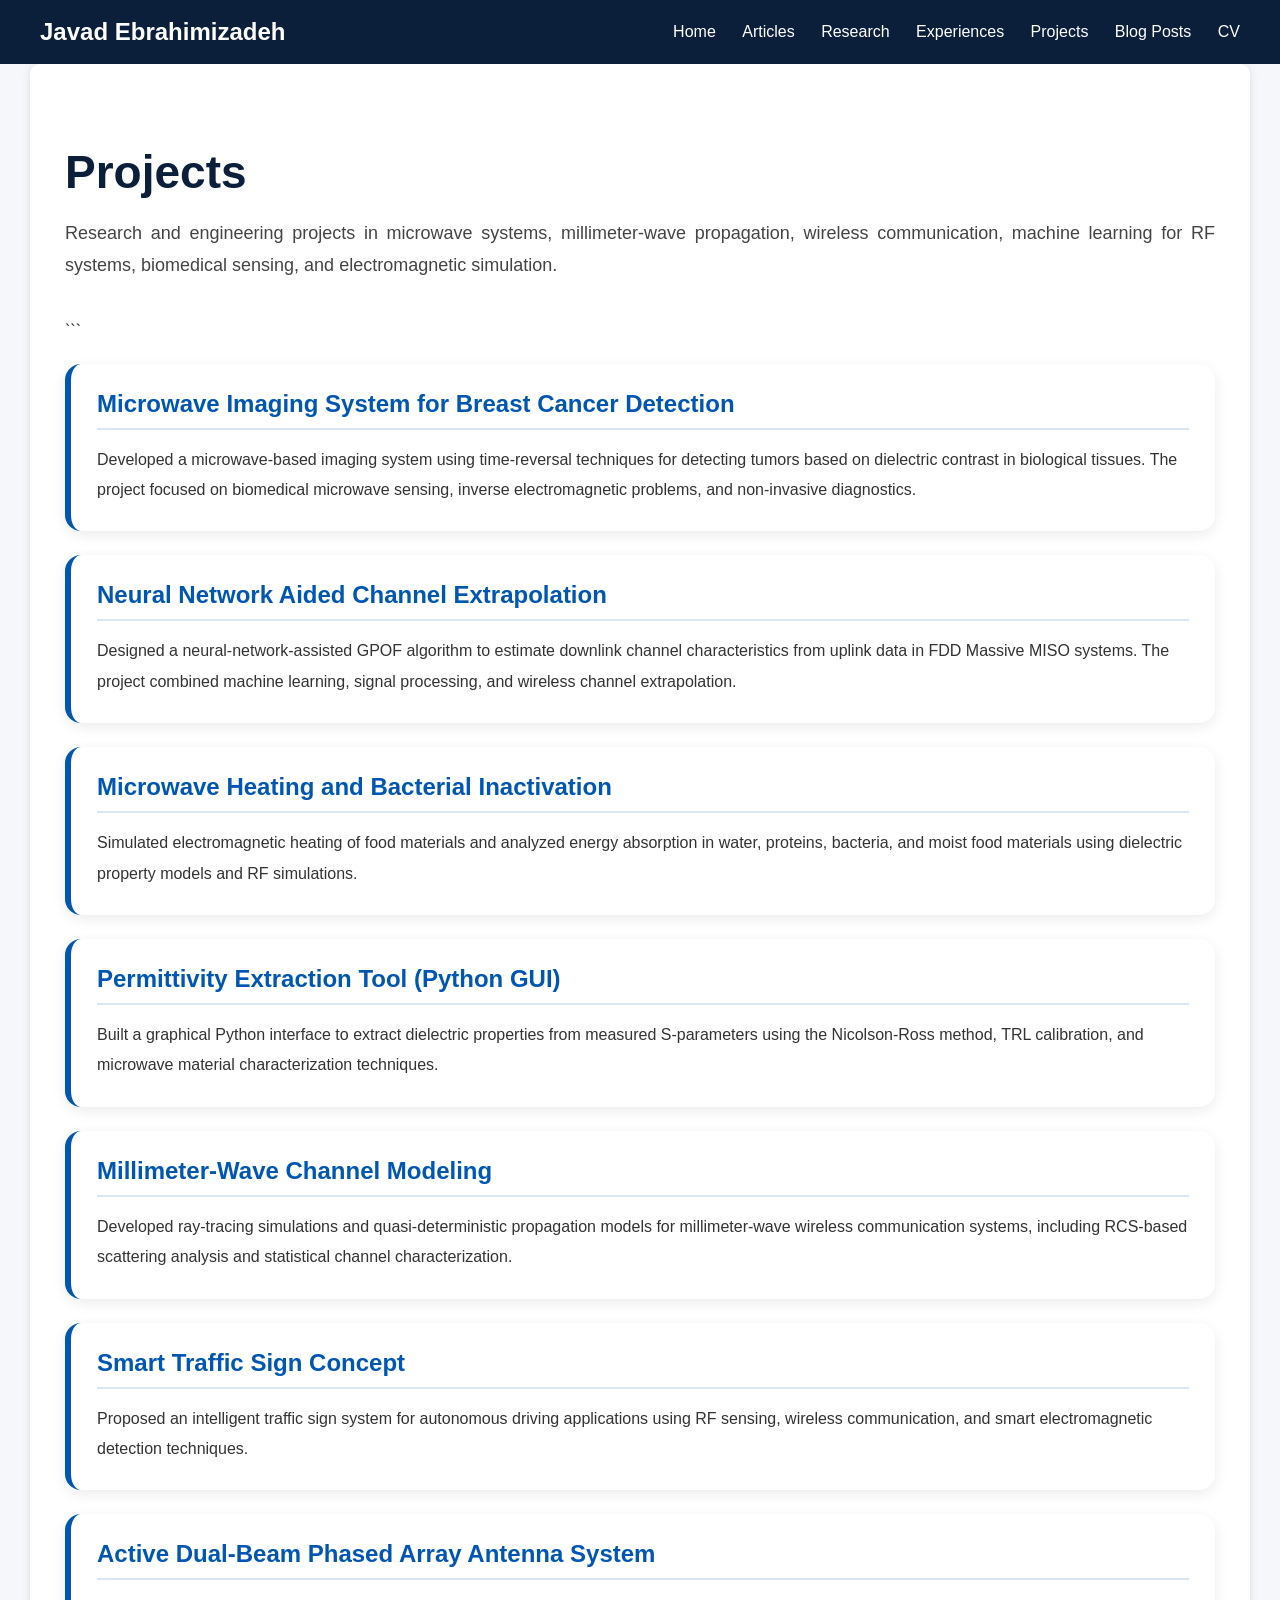
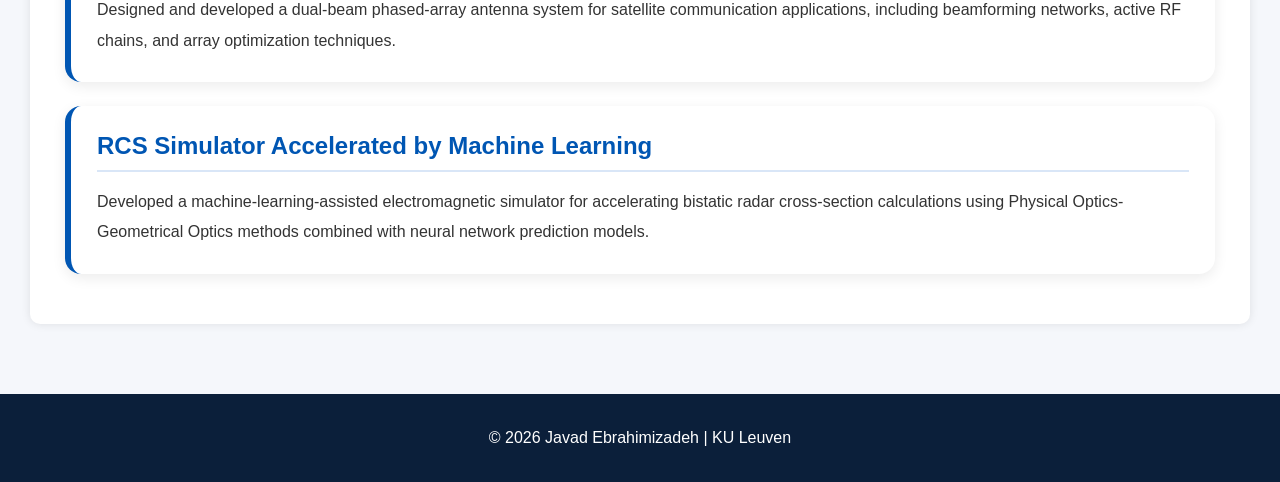
<file: projects.html>
<!DOCTYPE html>
<html lang="en">

<head>

    <meta charset="UTF-8">
    <meta name="viewport" content="width=device-width, initial-scale=1.0">

    <title>Projects - Javad Ebrahimizadeh</title>

    <link rel="stylesheet" href="style.css">

    <style>

        body {
            margin: 0;
            font-family: Arial, Helvetica, sans-serif;
            background-color: #f5f7fb;
            color: #222;
        }

        .navbar {
            background-color: #0b1f3a;
            color: white;
            display: flex;
            justify-content: space-between;
            align-items: center;
            padding: 18px 40px;
            position: sticky;
            top: 0;
            z-index: 1000;
        }

        .navbar .name {
            font-size: 24px;
            font-weight: bold;
        }

        .navbar a {
            color: white;
            text-decoration: none;
            margin-left: 22px;
            font-size: 16px;
            font-weight: 500;
        }

        .navbar a:hover {
            color: #7ec8ff;
        }

        .page-content {
            max-width: 1150px;
            margin: auto;
            padding: 50px 35px;
        }

        h1 {
            font-size: 46px;
            color: #0b1f3a;
            margin-bottom: 15px;
        }

        .intro-text {
            font-size: 18px;
            line-height: 1.8;
            color: #444;
            margin-bottom: 40px;
        }

        .project-card {
            background: white;
            padding: 26px;
            margin-top: 24px;
            border-radius: 16px;
            box-shadow: 0 4px 14px rgba(0,0,0,0.08);
            border-left: 6px solid #0056b3;
        }

        .project-title {
            font-size: 24px;
            font-weight: 900;
            color: #0056b3;
            margin-bottom: 15px;
            padding-bottom: 10px;
            border-bottom: 2px solid #d9e6f7;
        }

        .project-description {
            font-size: 16px;
            line-height: 1.9;
            color: #333;
        }

        .footer {
            text-align: center;
            padding: 35px;
            background: #0b1f3a;
            color: white;
            margin-top: 70px;
        }

        @media (max-width: 768px) {

            .navbar {
                flex-direction: column;
                align-items: flex-start;
            }

            .navbar div:last-child {
                margin-top: 12px;
            }

            .navbar a {
                margin-left: 0;
                margin-right: 15px;
            }

            h1 {
                font-size: 34px;
            }

        }

    </style>

</head>

<body>

    <div class="navbar">

        <div class="name">
            Javad Ebrahimizadeh
        </div>

        <div>
            <a href="index.html">Home</a>
            <a href="articles.html">Articles</a>
            <a href="research.html">Research</a>
            <a href="experiences.html">Experiences</a>
            <a href="projects.html">Projects</a>
            <a href="blog.html">Blog Posts</a>
            <a href="cv.html">CV</a>
        </div>

    </div>

    <div class="page-content">

        <h1>Projects</h1>

        <p class="intro-text">
            Research and engineering projects in microwave systems,
            millimeter-wave propagation, wireless communication,
            machine learning for RF systems, biomedical sensing,
            and electromagnetic simulation.
        </p>
        <a href="nexus-ai.html" style="text-decoration:none; color:inherit;">

```

</a>



        <div class="project-card">

            <div class="project-title">
                Microwave Imaging System for Breast Cancer Detection
            </div>

            <div class="project-description">
                Developed a microwave-based imaging system using
                time-reversal techniques for detecting tumors
                based on dielectric contrast in biological tissues.
                The project focused on biomedical microwave sensing,
                inverse electromagnetic problems, and non-invasive diagnostics.
            </div>

        </div>

        <div class="project-card">

            <div class="project-title">
                Neural Network Aided Channel Extrapolation
            </div>

            <div class="project-description">
                Designed a neural-network-assisted GPOF algorithm
                to estimate downlink channel characteristics from uplink data
                in FDD Massive MISO systems.
                The project combined machine learning,
                signal processing, and wireless channel extrapolation.
            </div>

        </div>

        <div class="project-card">

            <div class="project-title">
                Microwave Heating and Bacterial Inactivation
            </div>

            <div class="project-description">
                Simulated electromagnetic heating of food materials
                and analyzed energy absorption in water,
                proteins, bacteria, and moist food materials
                using dielectric property models and RF simulations.
            </div>

        </div>

        <div class="project-card">

            <div class="project-title">
                Permittivity Extraction Tool (Python GUI)
            </div>

            <div class="project-description">
                Built a graphical Python interface to extract dielectric properties
                from measured S-parameters using the Nicolson-Ross method,
                TRL calibration, and microwave material characterization techniques.
            </div>

        </div>

        <div class="project-card">

            <div class="project-title">
                Millimeter-Wave Channel Modeling
            </div>

            <div class="project-description">
                Developed ray-tracing simulations and quasi-deterministic propagation models
                for millimeter-wave wireless communication systems,
                including RCS-based scattering analysis
                and statistical channel characterization.
            </div>

        </div>

        <div class="project-card">

            <div class="project-title">
                Smart Traffic Sign Concept
            </div>

            <div class="project-description">
                Proposed an intelligent traffic sign system
                for autonomous driving applications
                using RF sensing, wireless communication,
                and smart electromagnetic detection techniques.
            </div>

        </div>

        <div class="project-card">

            <div class="project-title">
                Active Dual-Beam Phased Array Antenna System
            </div>

            <div class="project-description">
                Designed and developed a dual-beam phased-array antenna system
                for satellite communication applications,
                including beamforming networks,
                active RF chains, and array optimization techniques.
            </div>

        </div>

        <div class="project-card">

            <div class="project-title">
                RCS Simulator Accelerated by Machine Learning
            </div>

            <div class="project-description">
                Developed a machine-learning-assisted electromagnetic simulator
                for accelerating bistatic radar cross-section calculations
                using Physical Optics-Geometrical Optics methods
                combined with neural network prediction models.
            </div>

        </div>

    </div>

    <div class="footer">
        © 2026 Javad Ebrahimizadeh | KU Leuven
    </div>

</body>

</html>
</file>
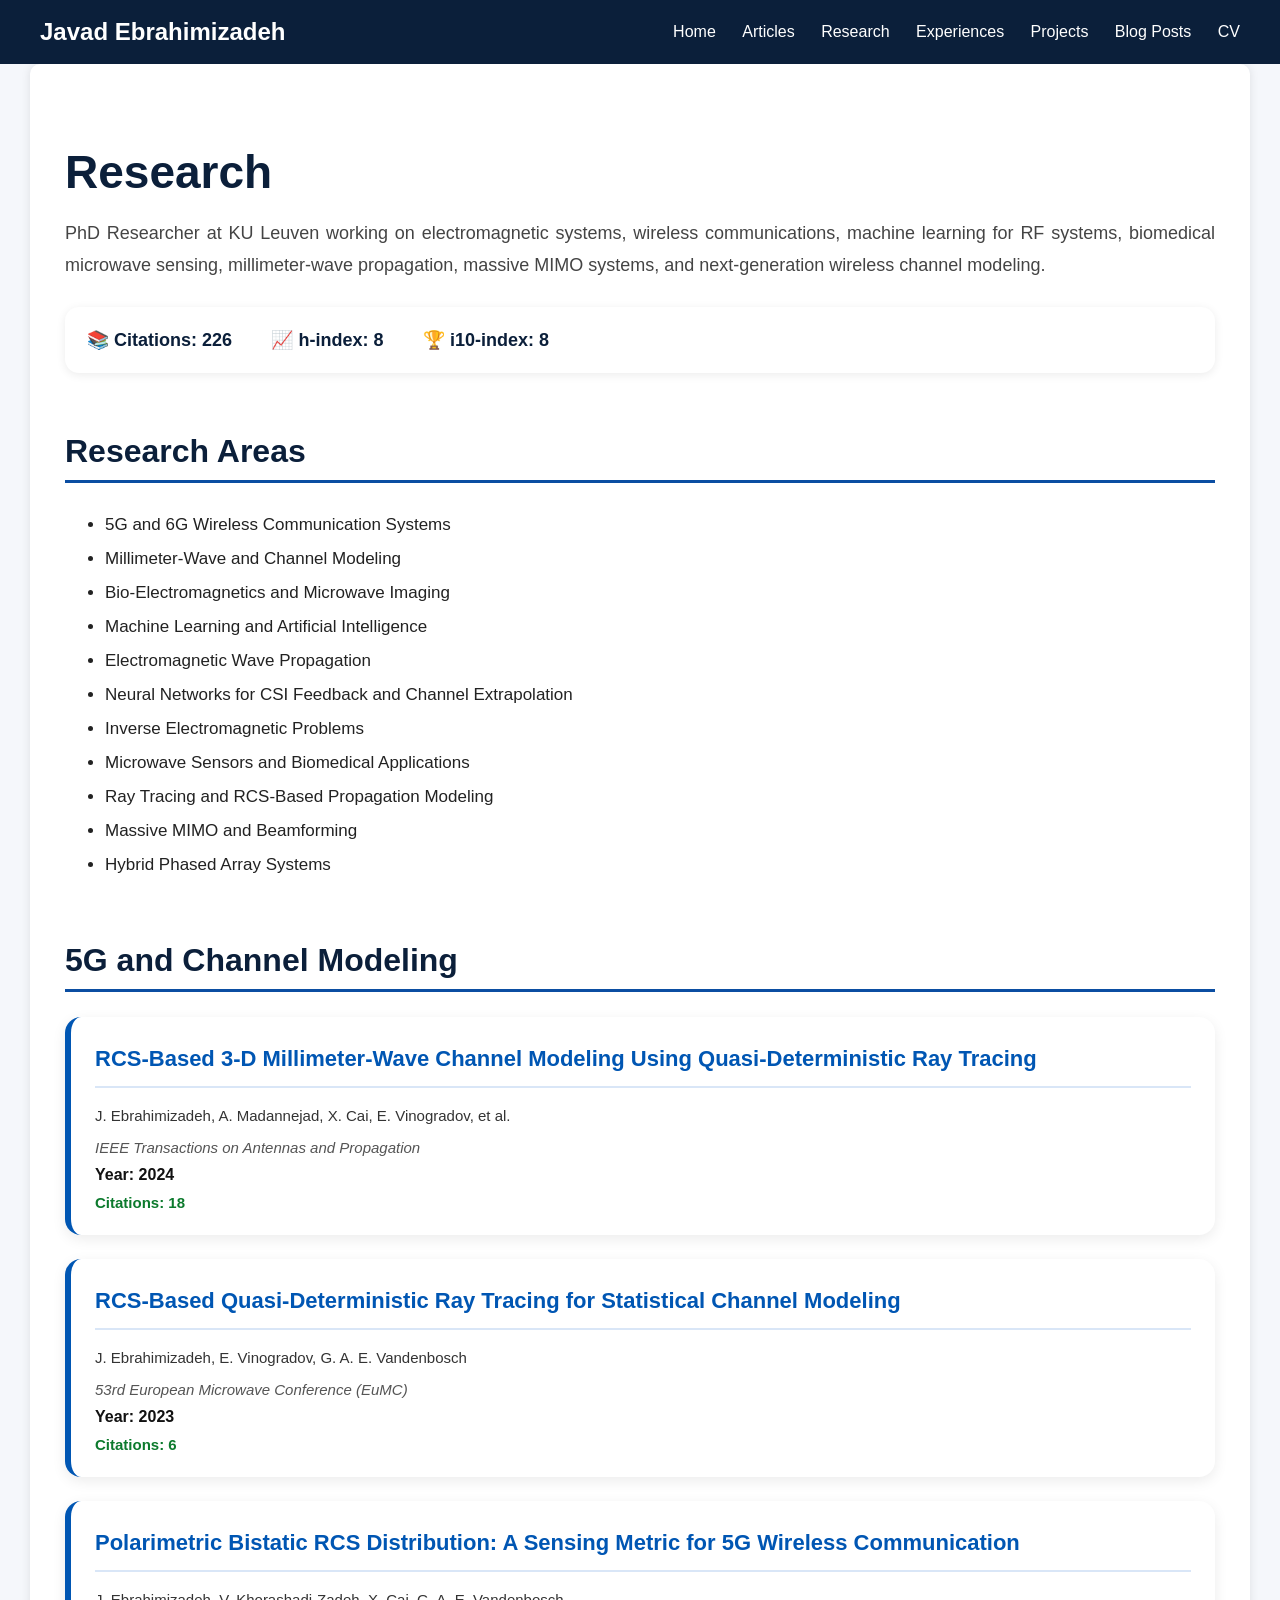
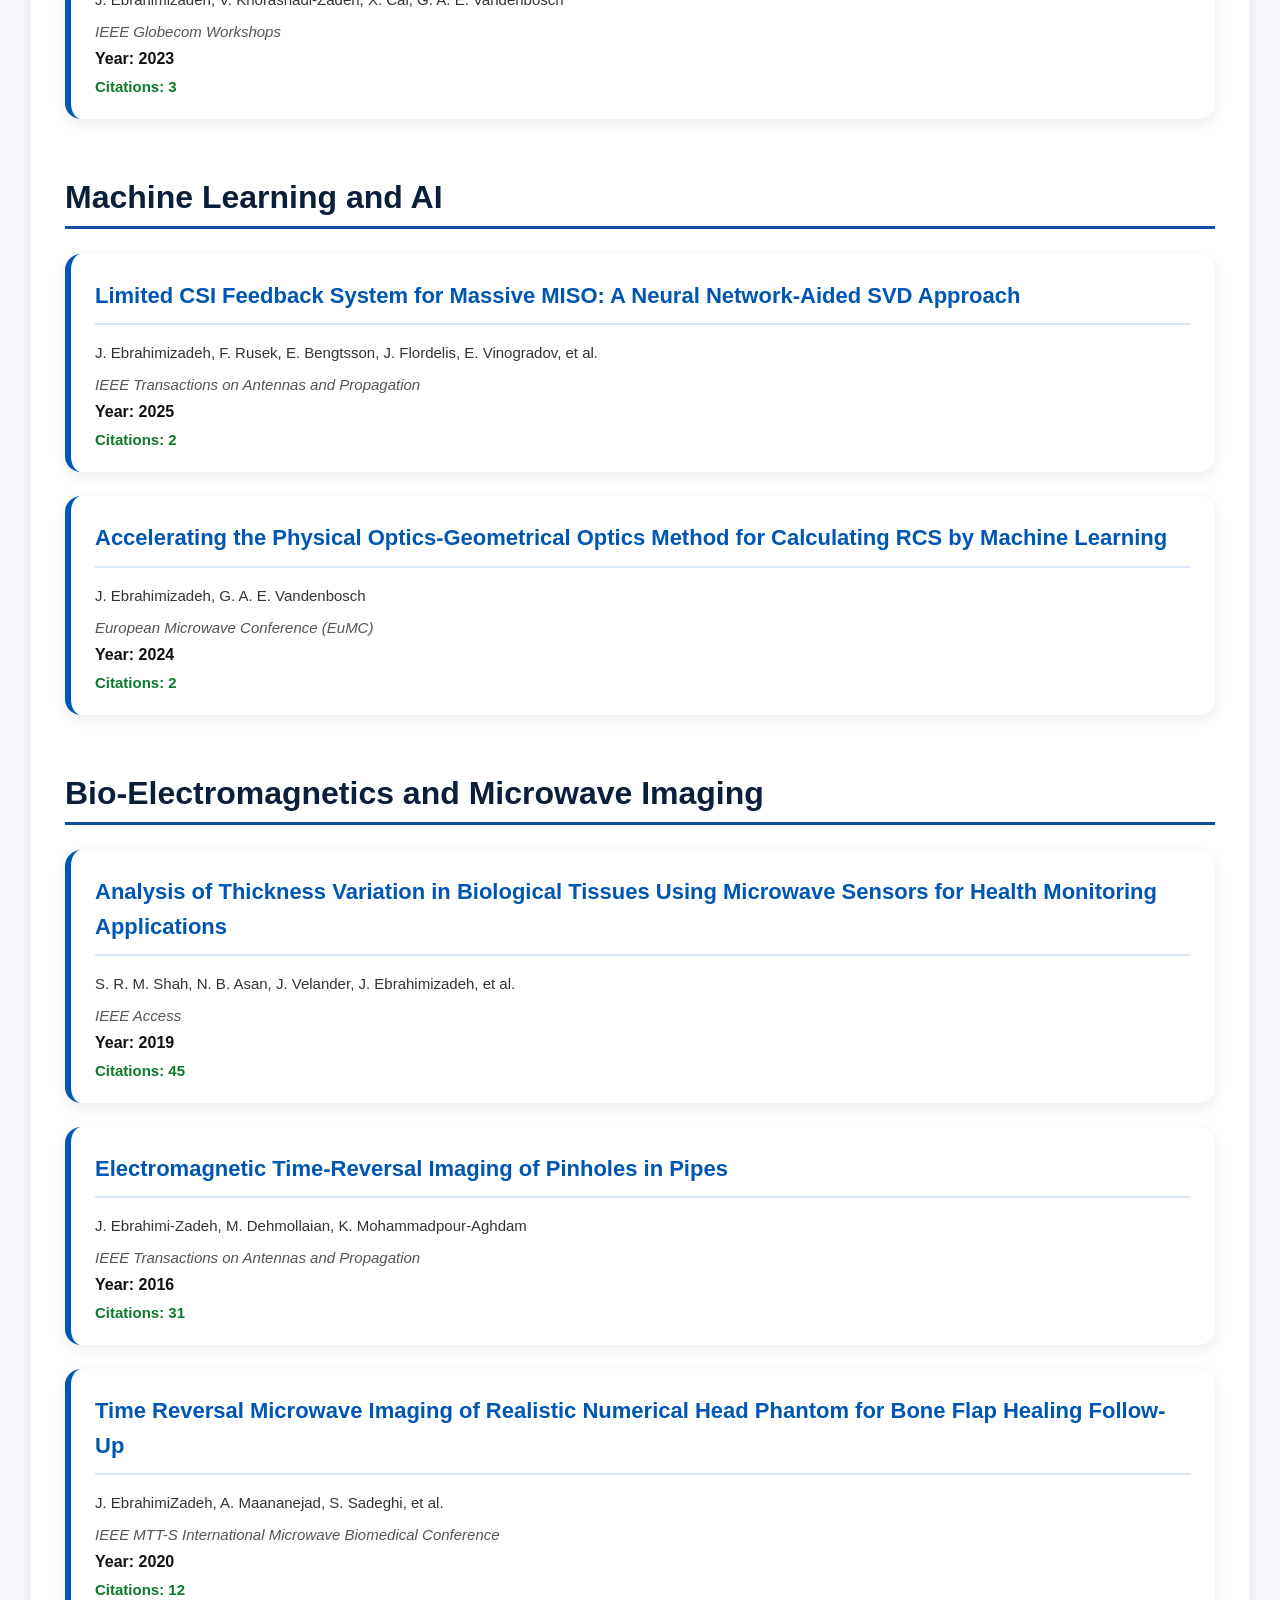
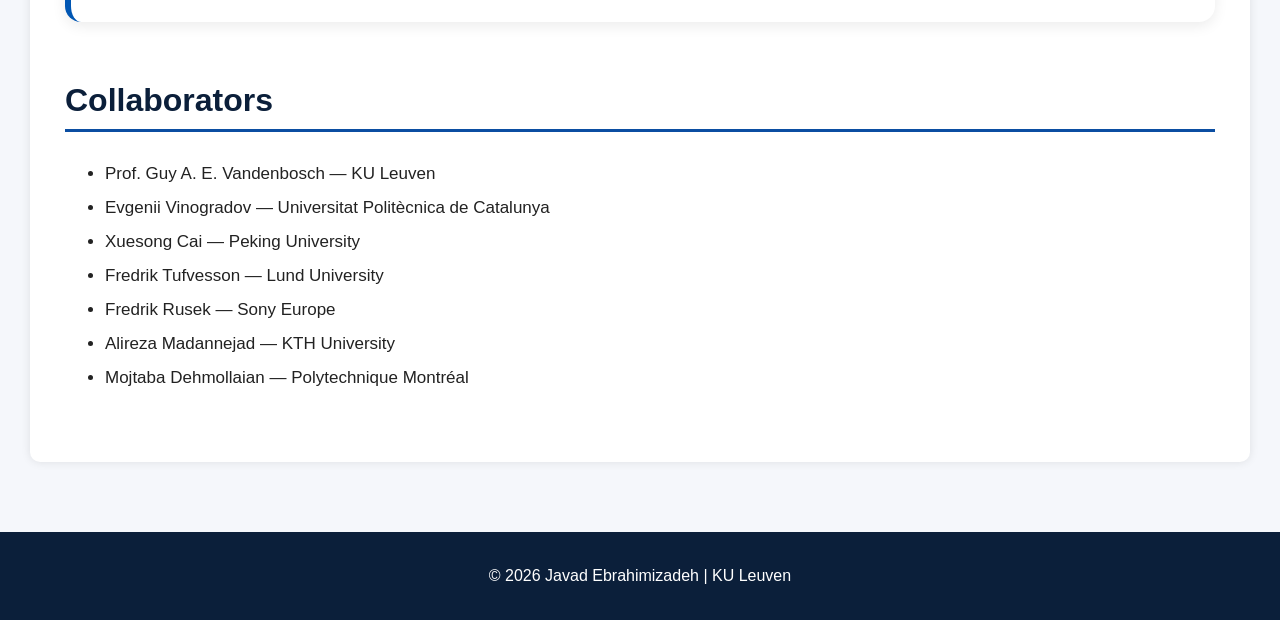
<file: research.html>
<!DOCTYPE html>
<html lang="en">

<head>

    <meta charset="UTF-8">
    <meta name="viewport" content="width=device-width, initial-scale=1.0">

    <title>Research - Javad Ebrahimizadeh</title>

    <link rel="stylesheet" href="style.css">

    <style>

        body {
            margin: 0;
            font-family: Arial, Helvetica, sans-serif;
            background-color: #f5f7fb;
            color: #222;
        }

        .navbar {
            background-color: #0b1f3a;
            color: white;
            display: flex;
            justify-content: space-between;
            align-items: center;
            padding: 18px 40px;
            position: sticky;
            top: 0;
            z-index: 1000;
        }

        .navbar .name {
            font-size: 24px;
            font-weight: bold;
        }

        .navbar a {
            color: white;
            text-decoration: none;
            margin-left: 22px;
            font-size: 16px;
            font-weight: 500;
        }

        .navbar a:hover {
            color: #7ec8ff;
        }

        .page-content {
            max-width: 1150px;
            margin: auto;
            padding: 50px 35px;
        }

        h1 {
            font-size: 46px;
            color: #0b1f3a;
            margin-bottom: 15px;
        }

        h2 {
            font-size: 32px;
            color: #0b1f3a;
            margin-top: 60px;
            margin-bottom: 25px;
            border-bottom: 3px solid #0b4ea2;
            padding-bottom: 10px;
        }

        .intro-text {
            font-size: 18px;
            line-height: 1.8;
            color: #444;
        }

        .metrics {
            background: white;
            padding: 22px;
            border-radius: 14px;
            box-shadow: 0 2px 10px rgba(0,0,0,0.08);
            margin-top: 25px;
        }

        .metrics span {
            display: inline-block;
            margin-right: 35px;
            font-size: 18px;
            font-weight: bold;
            color: #0b1f3a;
        }

        .publication {
            background: white;
            padding: 24px;
            margin-top: 24px;
            border-radius: 16px;
            box-shadow: 0 4px 14px rgba(0,0,0,0.08);
            border-left: 6px solid #0056b3;
        }

        .publication-title {
            font-size: 22px;
            font-weight: 900;
            color: #0056b3;
            line-height: 1.6;
            margin-bottom: 14px;
            padding-bottom: 10px;
            border-bottom: 2px solid #d9e6f7;
        }

        .authors {
            color: #333;
            margin-bottom: 10px;
            line-height: 1.8;
            font-size: 15px;
        }

        .journal {
            color: #555;
            font-style: italic;
            margin-bottom: 10px;
            font-size: 15px;
        }

        .year {
            font-weight: bold;
            color: #111;
            font-size: 16px;
        }

        .citations {
            color: #0c7a2d;
            font-weight: bold;
            margin-top: 10px;
            font-size: 15px;
        }

        ul {
            line-height: 2;
            font-size: 17px;
        }

        .footer {
            text-align: center;
            padding: 35px;
            background: #0b1f3a;
            color: white;
            margin-top: 70px;
        }

        @media (max-width: 768px) {

            .navbar {
                flex-direction: column;
                align-items: flex-start;
            }

            .navbar div:last-child {
                margin-top: 12px;
            }

            .navbar a {
                margin-left: 0;
                margin-right: 15px;
            }

            h1 {
                font-size: 34px;
            }

            h2 {
                font-size: 26px;
            }

        }

    </style>

</head>

<body>

    <div class="navbar">

        <div class="name">
            Javad Ebrahimizadeh
        </div>

        <div>
            <a href="index.html">Home</a>
            <a href="articles.html">Articles</a>
            <a href="research.html">Research</a>
            <a href="experiences.html">Experiences</a>
            <a href="projects.html">Projects</a>
            <a href="blog.html">Blog Posts</a>
            <a href="cv.html">CV</a>
        </div>

    </div>

    <div class="page-content">

        <h1>Research</h1>

        <p class="intro-text">
            PhD Researcher at KU Leuven working on electromagnetic systems,
            wireless communications, machine learning for RF systems,
            biomedical microwave sensing, millimeter-wave propagation,
            massive MIMO systems, and next-generation wireless channel modeling.
        </p>

        <div class="metrics">
            <span>📚 Citations: 226</span>
            <span>📈 h-index: 8</span>
            <span>🏆 i10-index: 8</span>
        </div>

        <h2>Research Areas</h2>

        <ul>
            <li>5G and 6G Wireless Communication Systems</li>
            <li>Millimeter-Wave and Channel Modeling</li>
            <li>Bio-Electromagnetics and Microwave Imaging</li>
            <li>Machine Learning and Artificial Intelligence</li>
            <li>Electromagnetic Wave Propagation</li>
            <li>Neural Networks for CSI Feedback and Channel Extrapolation</li>
            <li>Inverse Electromagnetic Problems</li>
            <li>Microwave Sensors and Biomedical Applications</li>
            <li>Ray Tracing and RCS-Based Propagation Modeling</li>
            <li>Massive MIMO and Beamforming</li>
            <li>Hybrid Phased Array Systems</li>
        </ul>

        <h2>5G and Channel Modeling</h2>

        <div class="publication">

            <div class="publication-title">
                RCS-Based 3-D Millimeter-Wave Channel Modeling Using Quasi-Deterministic Ray Tracing
            </div>

            <div class="authors">
                J. Ebrahimizadeh,
                A. Madannejad,
                X. Cai,
                E. Vinogradov, et al.
            </div>

            <div class="journal">
                IEEE Transactions on Antennas and Propagation
            </div>

            <div class="year">
                Year: 2024
            </div>

            <div class="citations">
                Citations: 18
            </div>

        </div>

        <div class="publication">

            <div class="publication-title">
                RCS-Based Quasi-Deterministic Ray Tracing for Statistical Channel Modeling
            </div>

            <div class="authors">
                J. Ebrahimizadeh,
                E. Vinogradov,
                G. A. E. Vandenbosch
            </div>

            <div class="journal">
                53rd European Microwave Conference (EuMC)
            </div>

            <div class="year">
                Year: 2023
            </div>

            <div class="citations">
                Citations: 6
            </div>

        </div>

        <div class="publication">

            <div class="publication-title">
                Polarimetric Bistatic RCS Distribution:
                A Sensing Metric for 5G Wireless Communication
            </div>

            <div class="authors">
                J. Ebrahimizadeh,
                V. Khorashadi-Zadeh,
                X. Cai,
                G. A. E. Vandenbosch
            </div>

            <div class="journal">
                IEEE Globecom Workshops
            </div>

            <div class="year">
                Year: 2023
            </div>

            <div class="citations">
                Citations: 3
            </div>

        </div>

        <h2>Machine Learning and AI</h2>

        <div class="publication">

            <div class="publication-title">
                Limited CSI Feedback System for Massive MISO:
                A Neural Network-Aided SVD Approach
            </div>

            <div class="authors">
                J. Ebrahimizadeh,
                F. Rusek,
                E. Bengtsson,
                J. Flordelis,
                E. Vinogradov, et al.
            </div>

            <div class="journal">
                IEEE Transactions on Antennas and Propagation
            </div>

            <div class="year">
                Year: 2025
            </div>

            <div class="citations">
                Citations: 2
            </div>

        </div>

        <div class="publication">

            <div class="publication-title">
                Accelerating the Physical Optics-Geometrical Optics Method
                for Calculating RCS by Machine Learning
            </div>

            <div class="authors">
                J. Ebrahimizadeh,
                G. A. E. Vandenbosch
            </div>

            <div class="journal">
                European Microwave Conference (EuMC)
            </div>

            <div class="year">
                Year: 2024
            </div>

            <div class="citations">
                Citations: 2
            </div>

        </div>

        <h2>Bio-Electromagnetics and Microwave Imaging</h2>

        <div class="publication">

            <div class="publication-title">
                Analysis of Thickness Variation in Biological Tissues Using Microwave Sensors for Health Monitoring Applications
            </div>

            <div class="authors">
                S. R. M. Shah,
                N. B. Asan,
                J. Velander,
                J. Ebrahimizadeh, et al.
            </div>

            <div class="journal">
                IEEE Access
            </div>

            <div class="year">
                Year: 2019
            </div>

            <div class="citations">
                Citations: 45
            </div>

        </div>

        <div class="publication">

            <div class="publication-title">
                Electromagnetic Time-Reversal Imaging of Pinholes in Pipes
            </div>

            <div class="authors">
                J. Ebrahimi-Zadeh,
                M. Dehmollaian,
                K. Mohammadpour-Aghdam
            </div>

            <div class="journal">
                IEEE Transactions on Antennas and Propagation
            </div>

            <div class="year">
                Year: 2016
            </div>

            <div class="citations">
                Citations: 31
            </div>

        </div>

        <div class="publication">

            <div class="publication-title">
                Time Reversal Microwave Imaging of Realistic Numerical Head Phantom
                for Bone Flap Healing Follow-Up
            </div>

            <div class="authors">
                J. EbrahimiZadeh,
                A. Maananejad,
                S. Sadeghi, et al.
            </div>

            <div class="journal">
                IEEE MTT-S International Microwave Biomedical Conference
            </div>

            <div class="year">
                Year: 2020
            </div>

            <div class="citations">
                Citations: 12
            </div>

        </div>

        <h2>Collaborators</h2>

        <ul>
            <li>Prof. Guy A. E. Vandenbosch — KU Leuven</li>
            <li>Evgenii Vinogradov — Universitat Politècnica de Catalunya</li>
            <li>Xuesong Cai — Peking University</li>
            <li>Fredrik Tufvesson — Lund University</li>
            <li>Fredrik Rusek — Sony Europe</li>
            <li>Alireza Madannejad — KTH University</li>
            <li>Mojtaba Dehmollaian — Polytechnique Montréal</li>
        </ul>

    </div>

    <div class="footer">
        © 2026 Javad Ebrahimizadeh | KU Leuven
    </div>

</body>

</html>
</file>
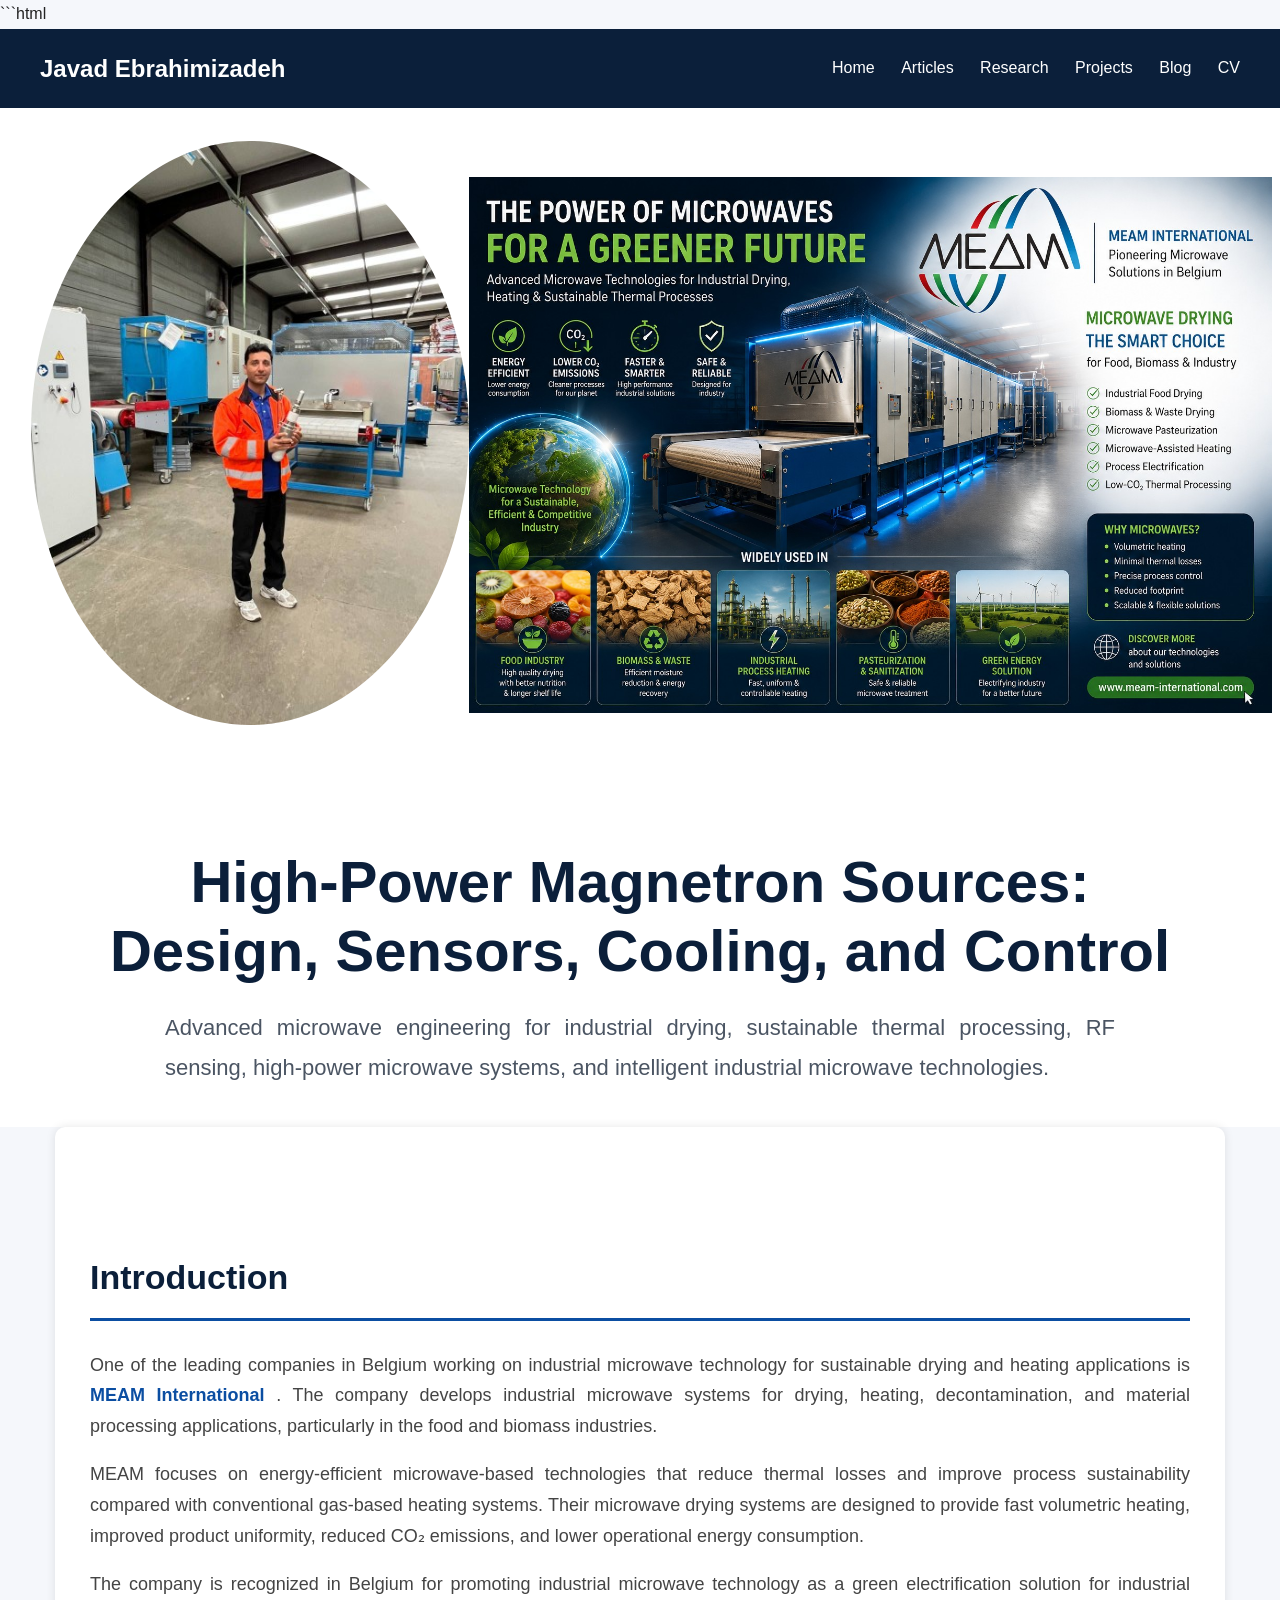
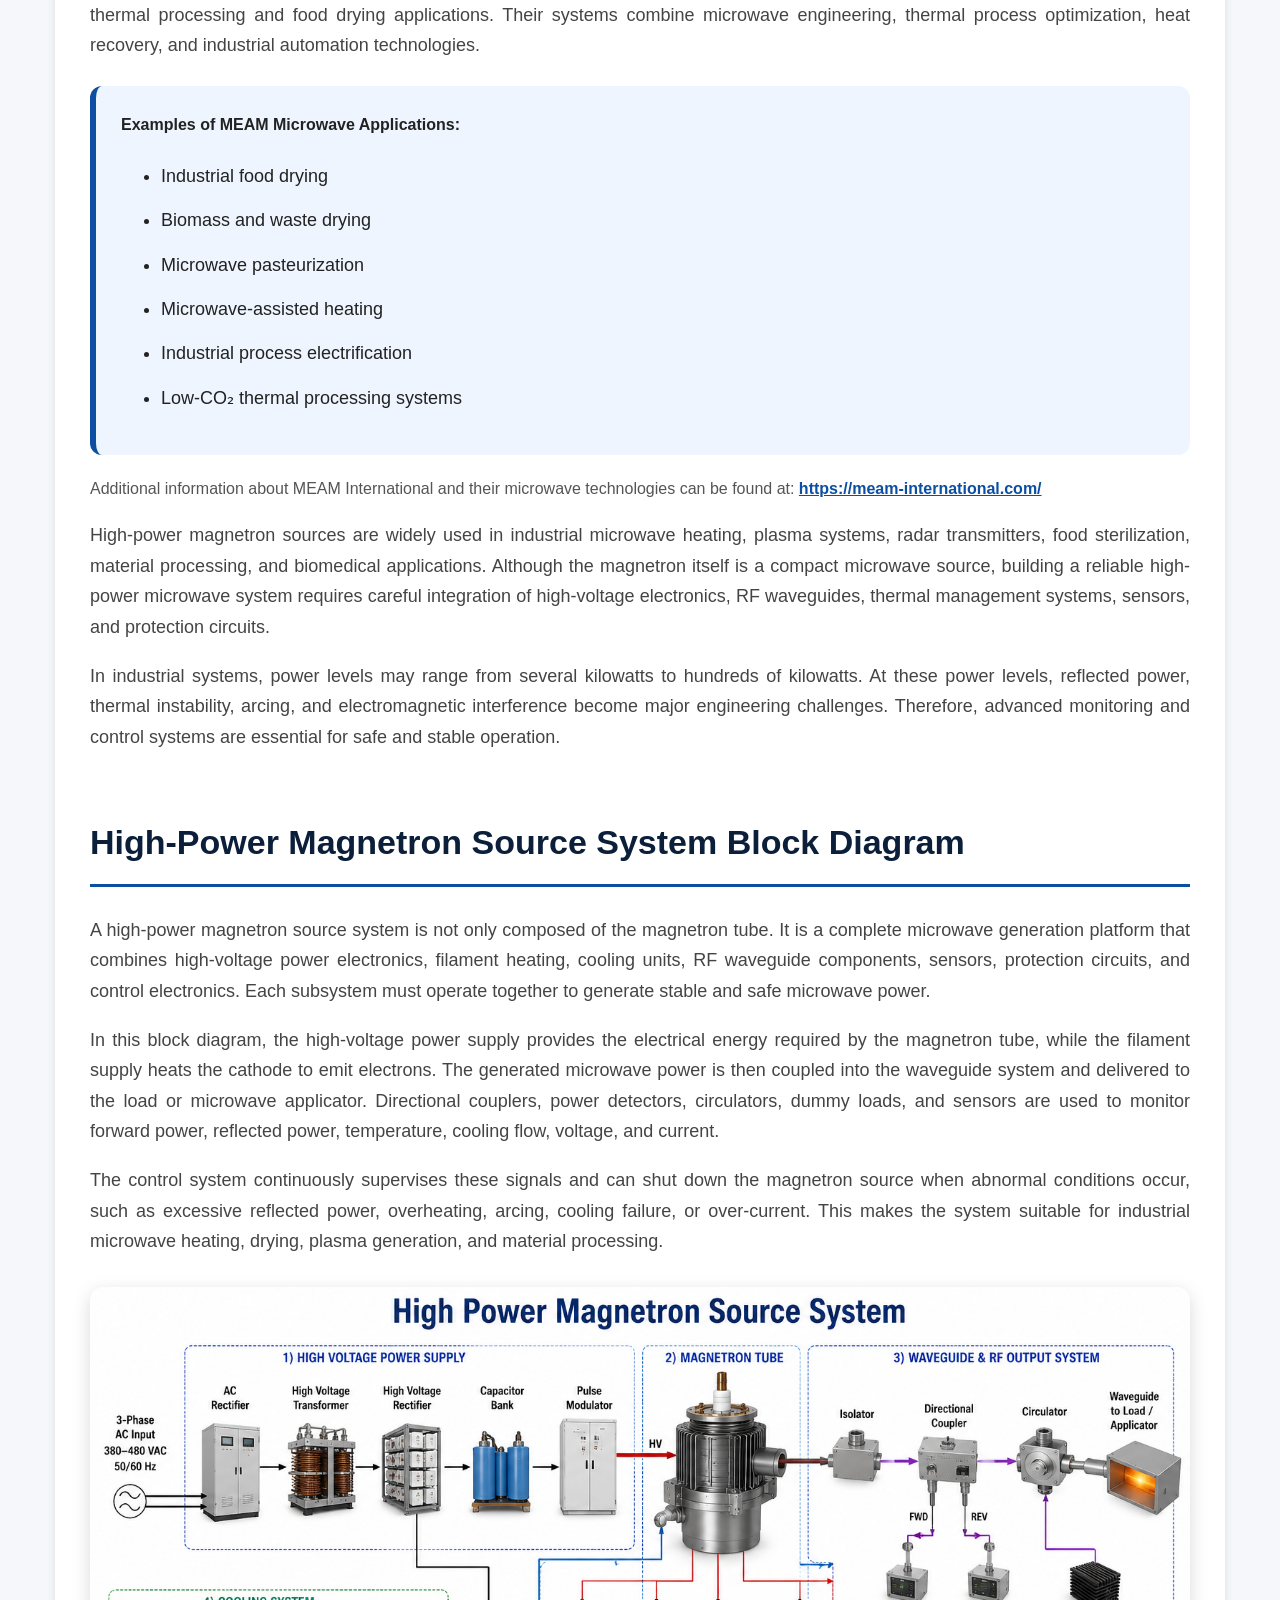
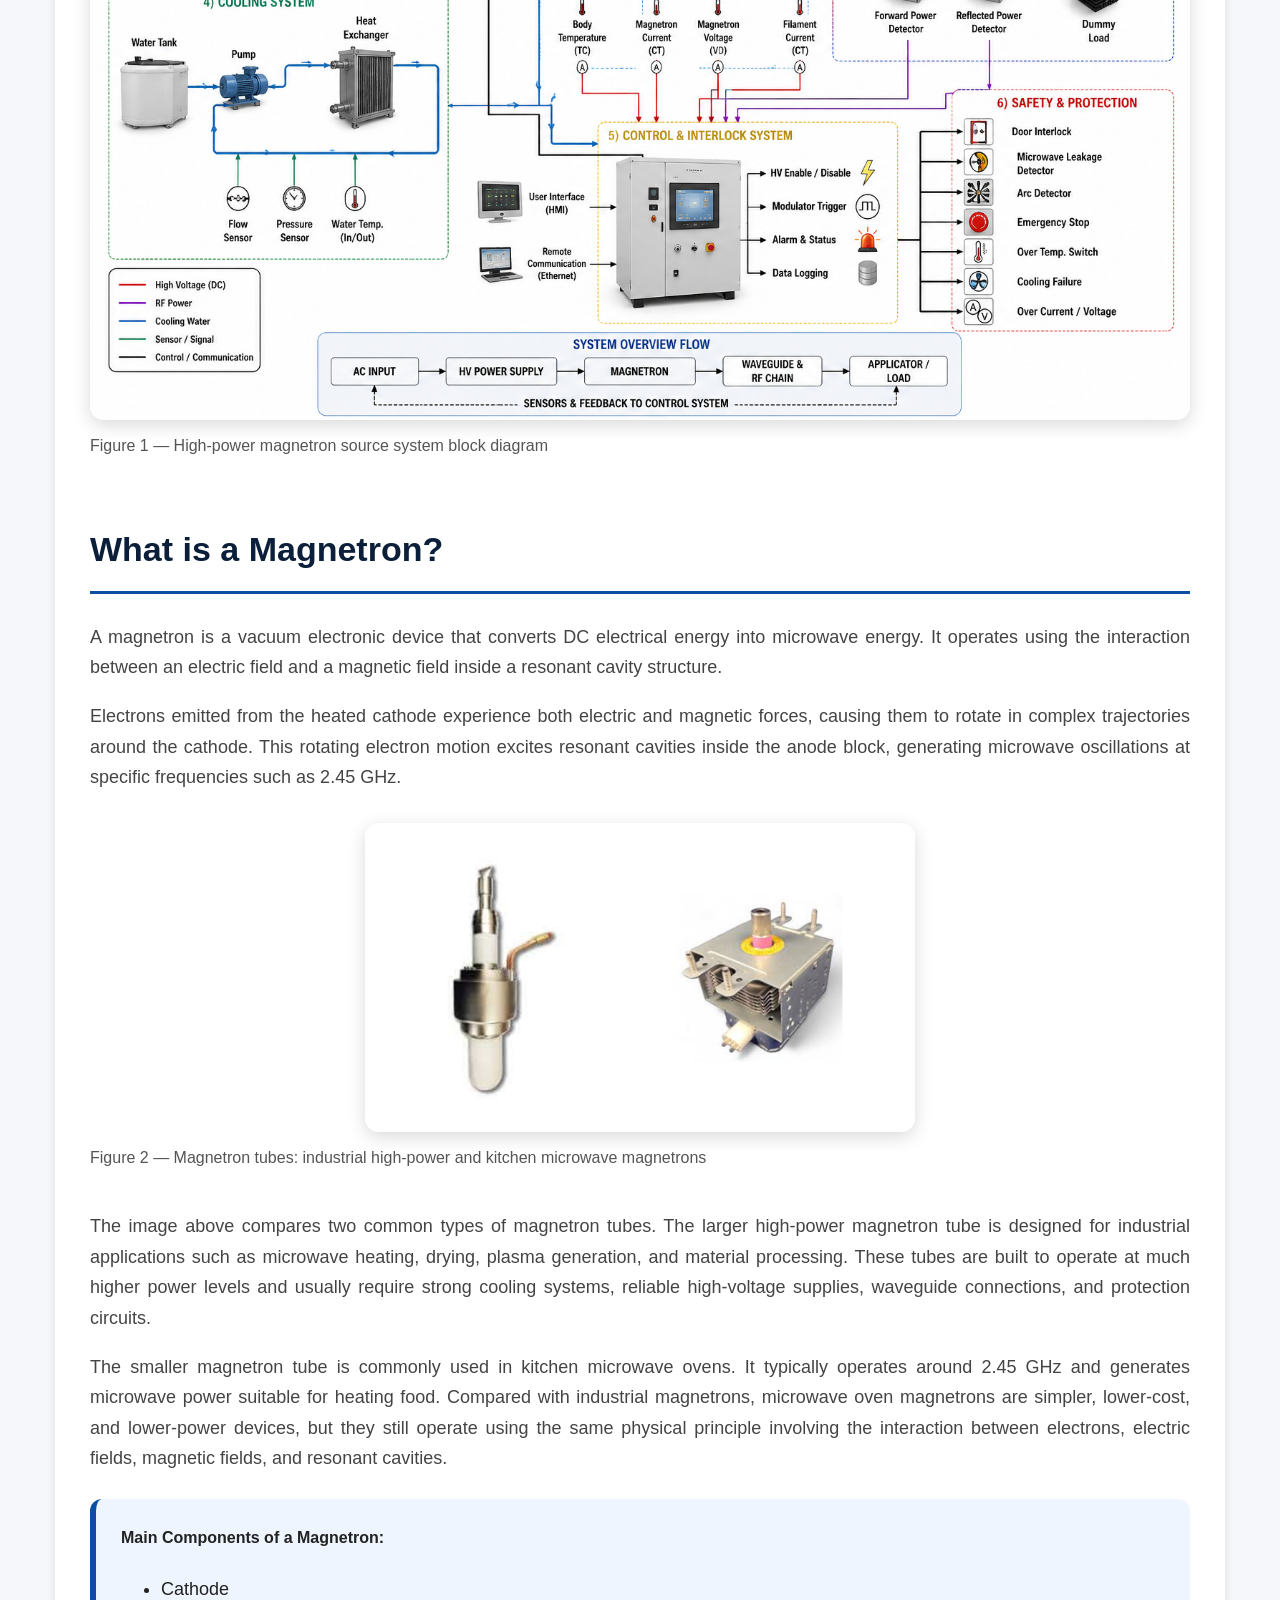
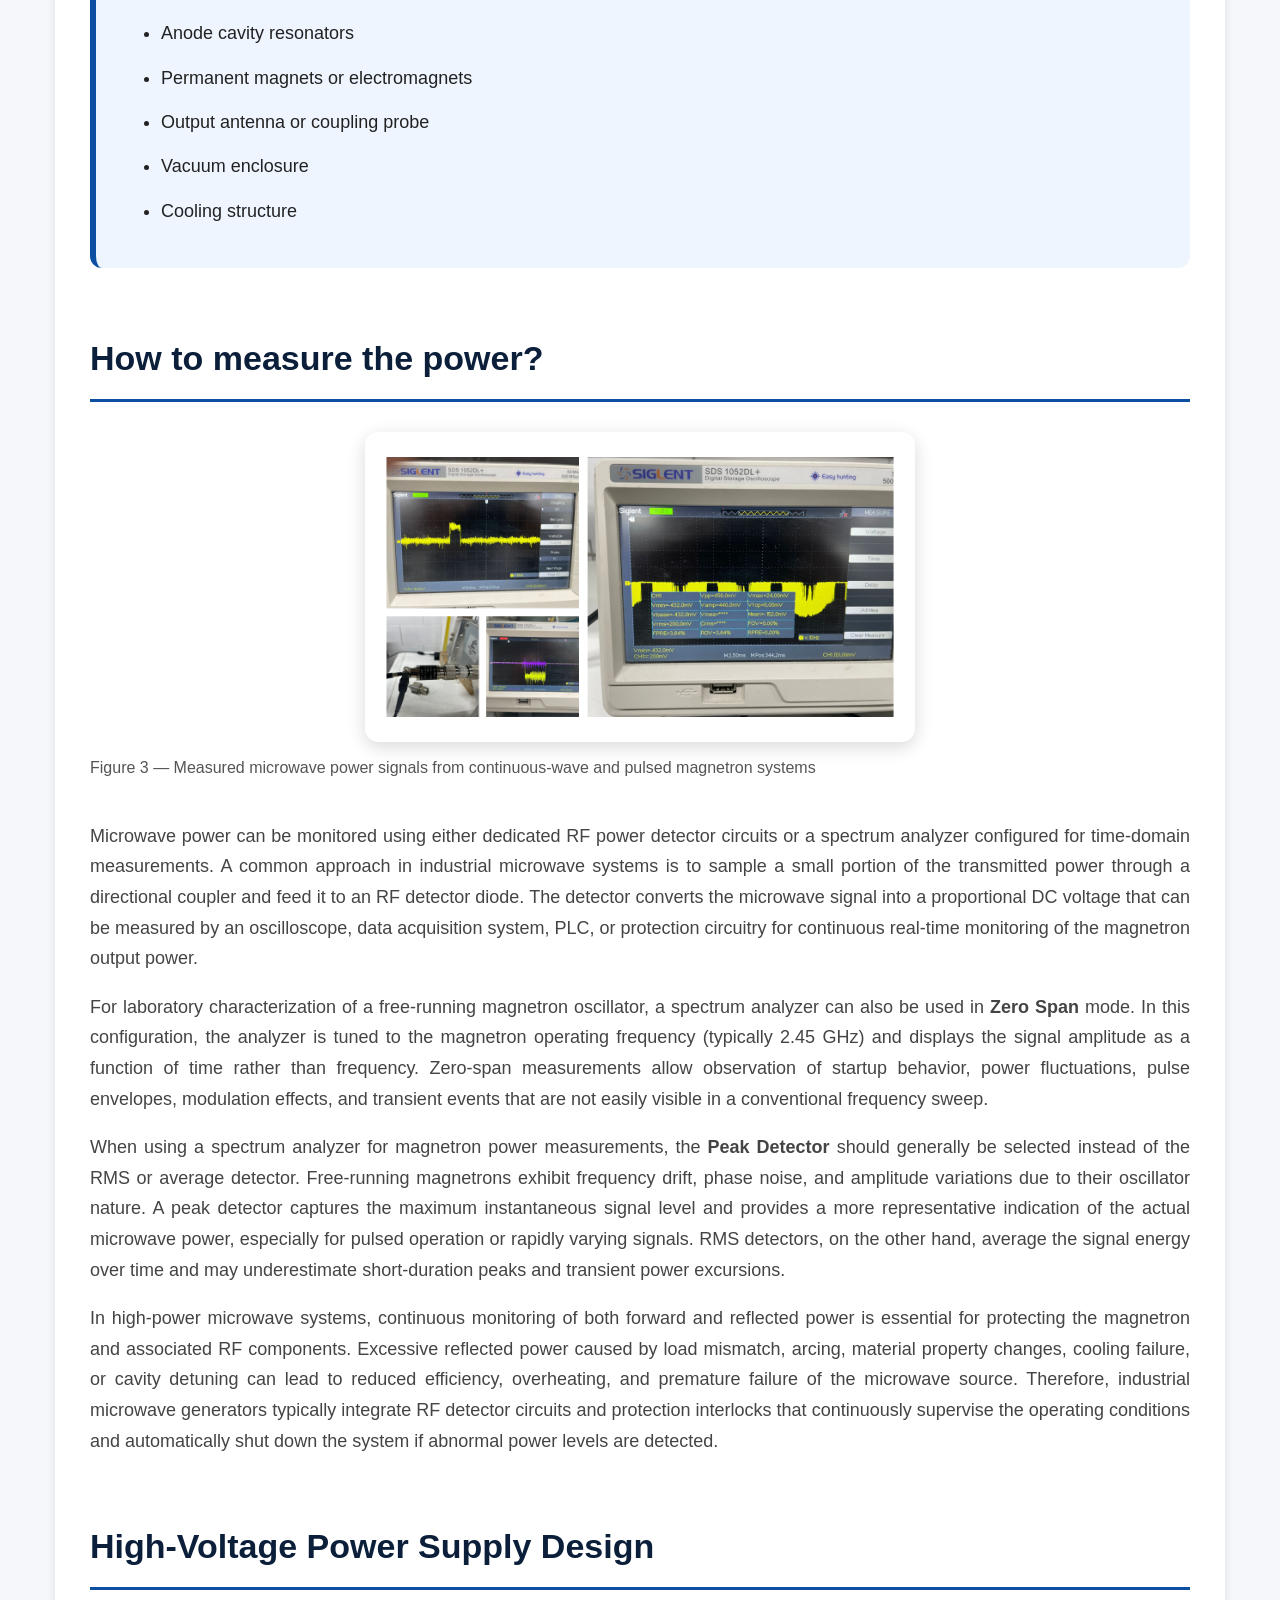
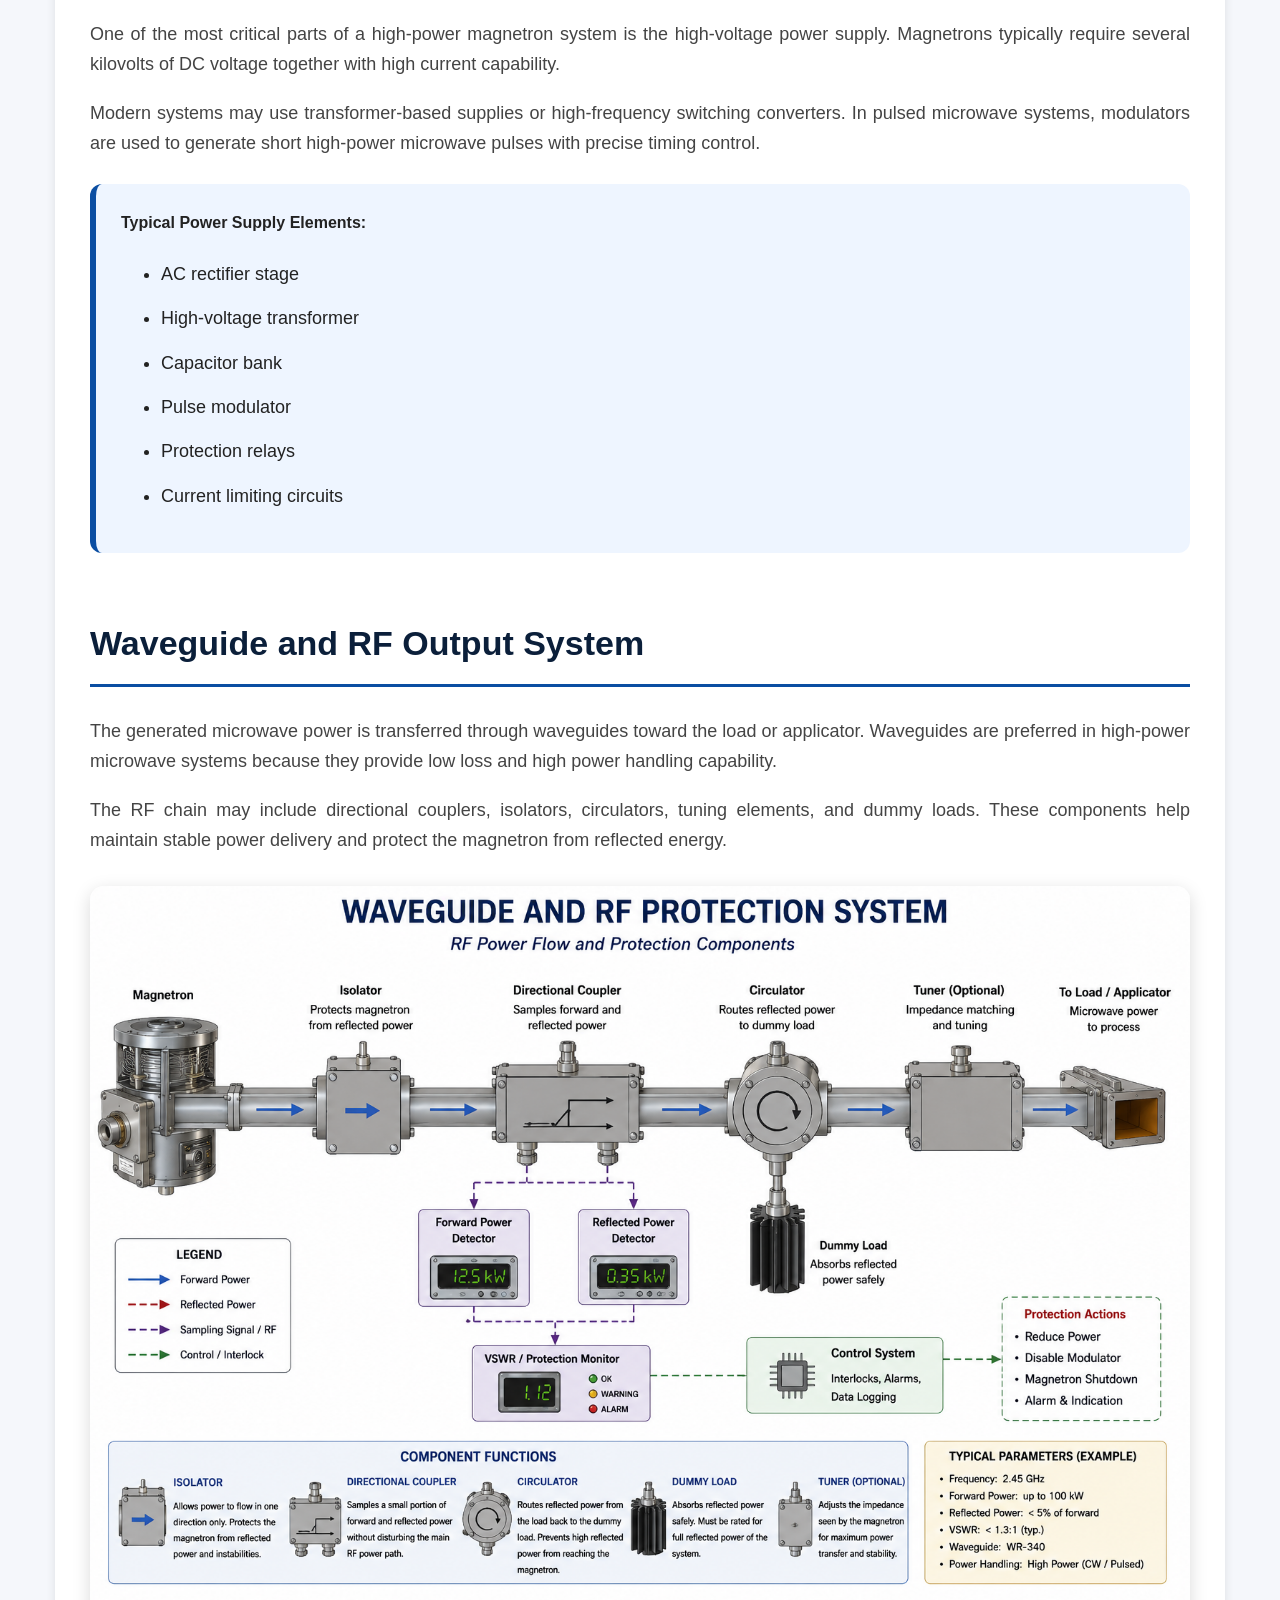
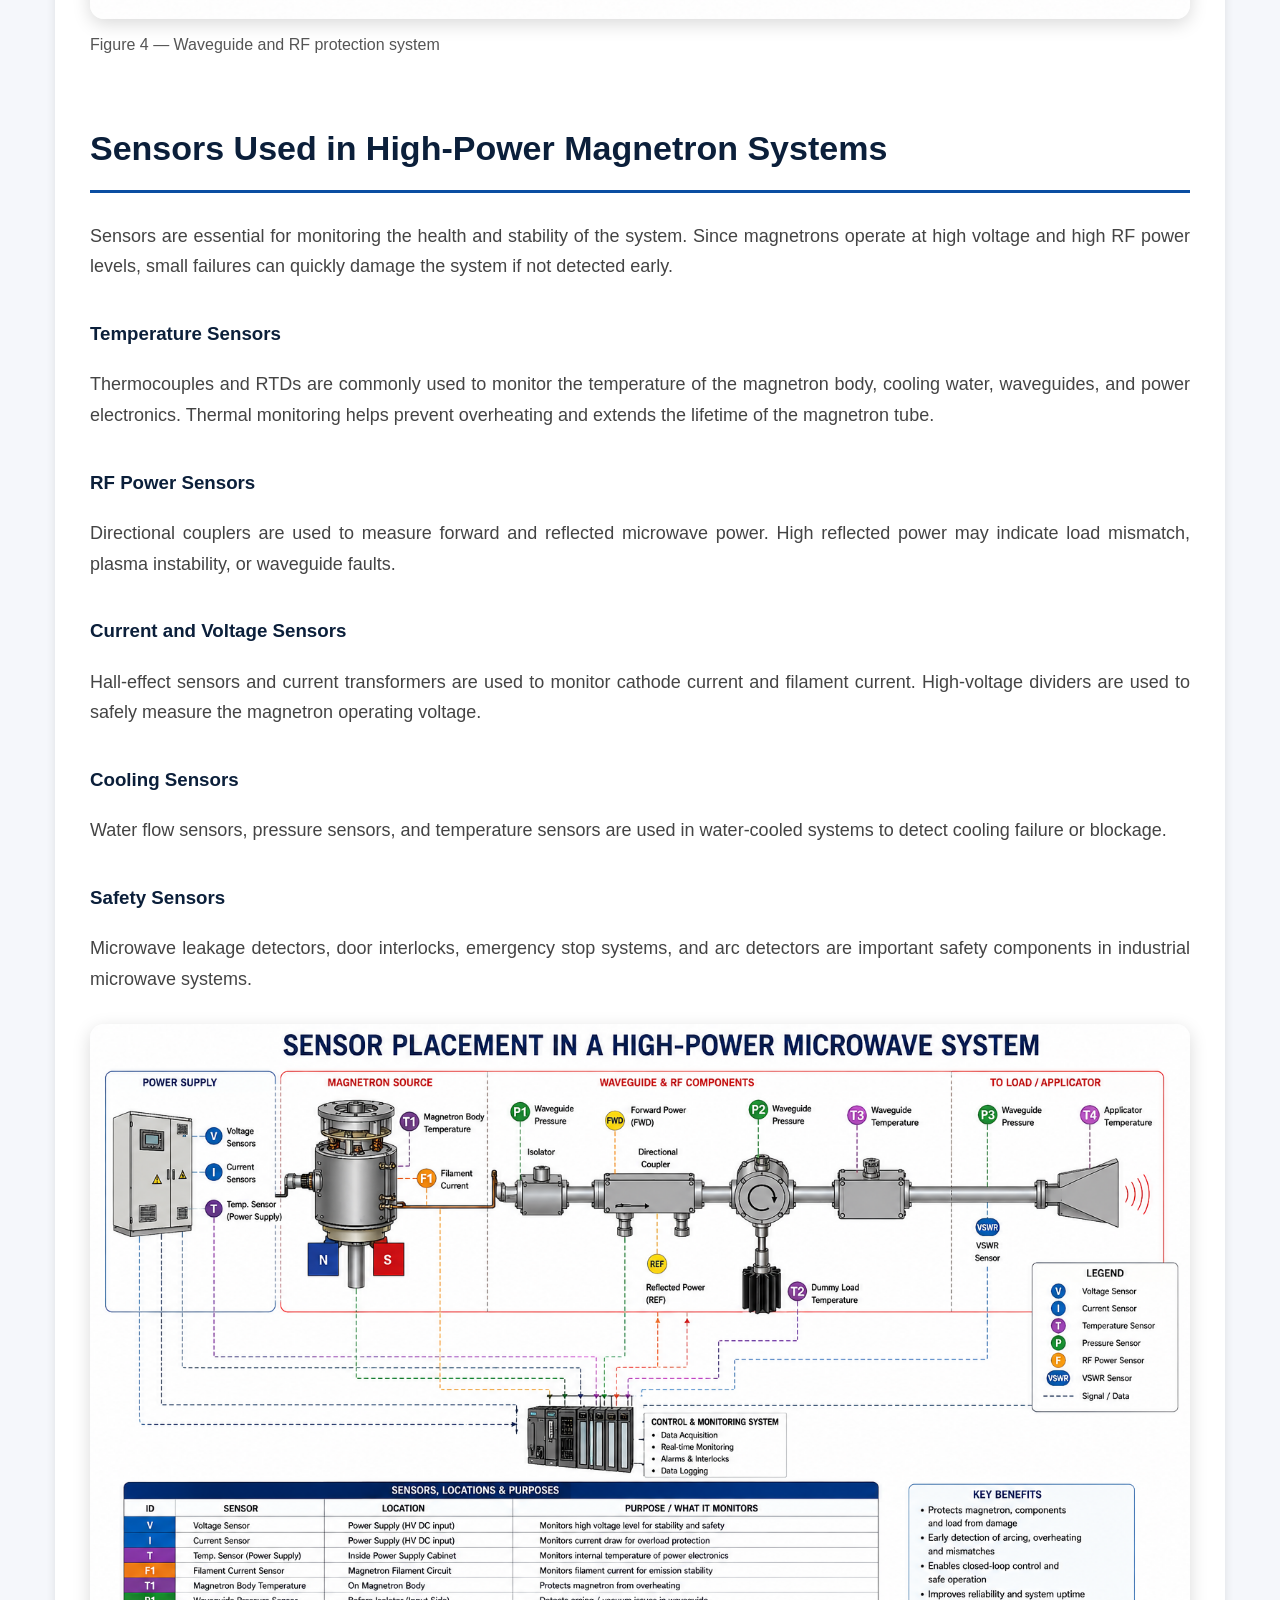
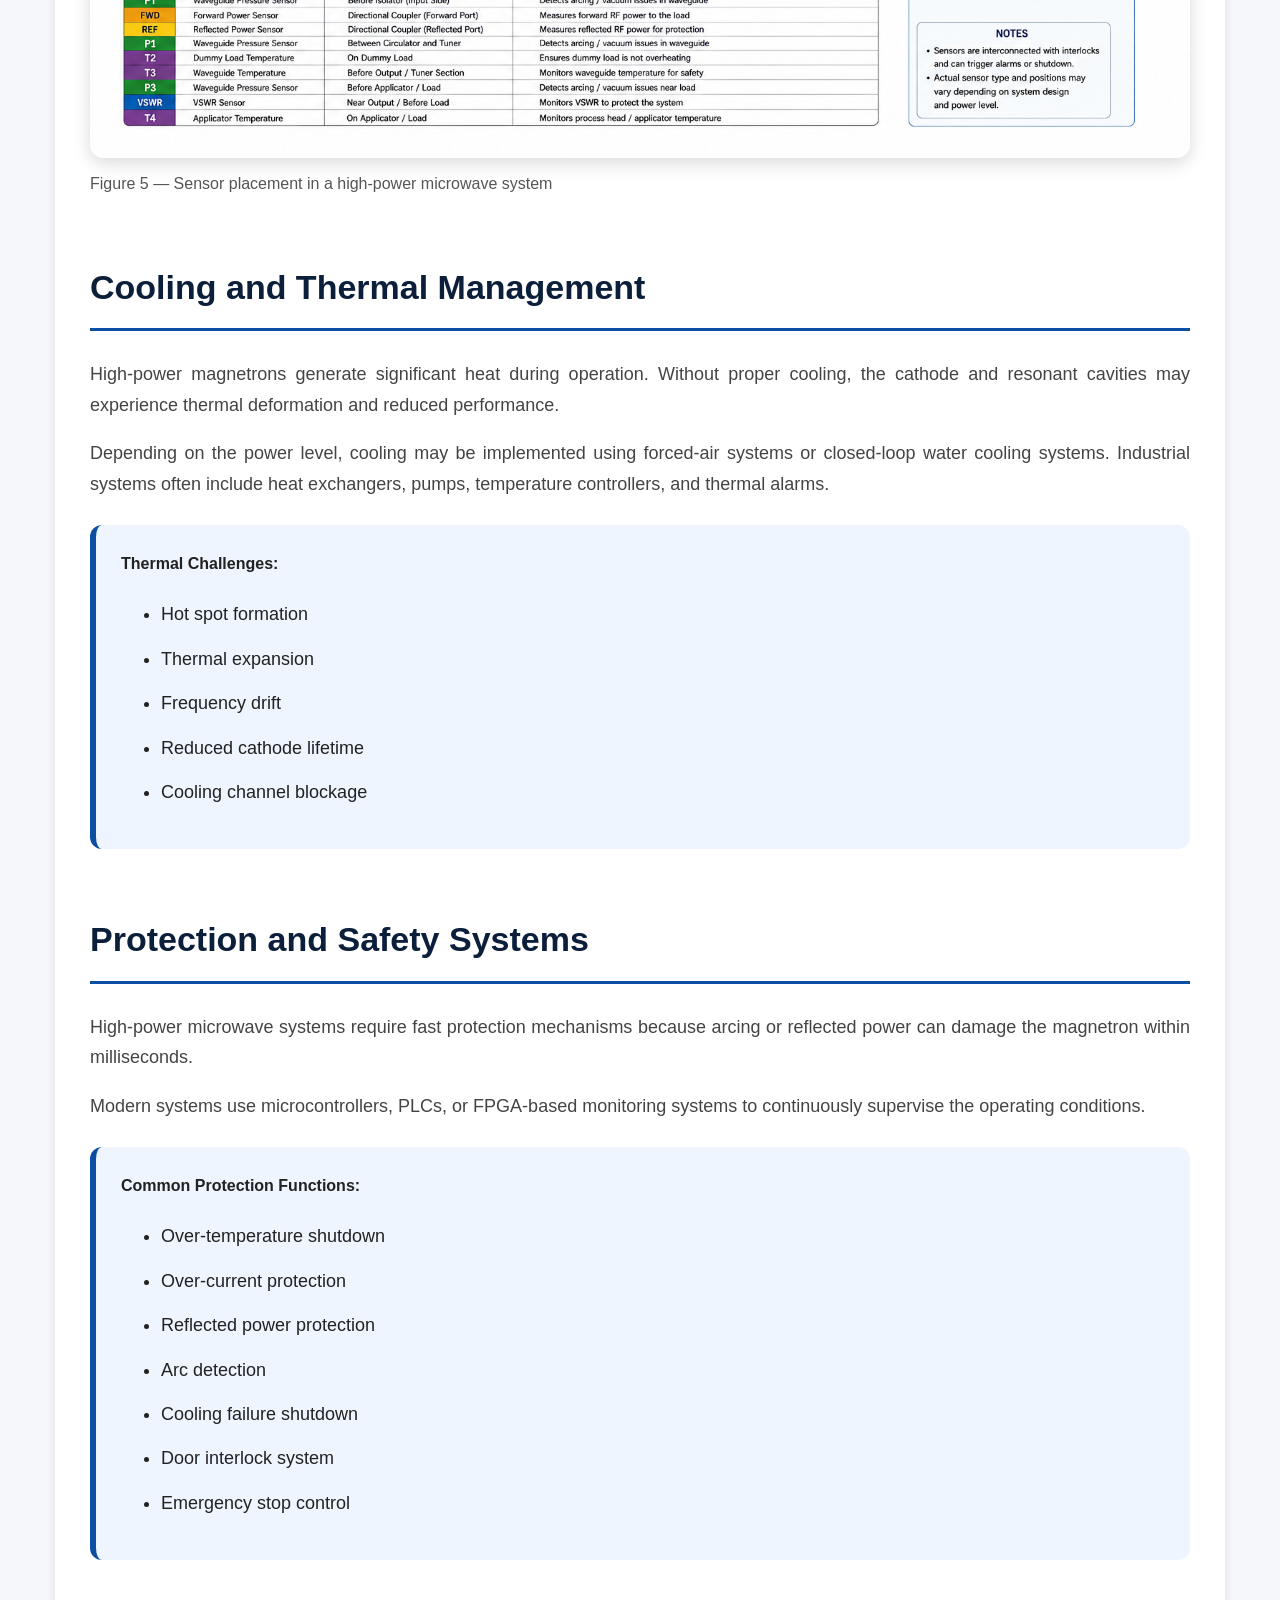
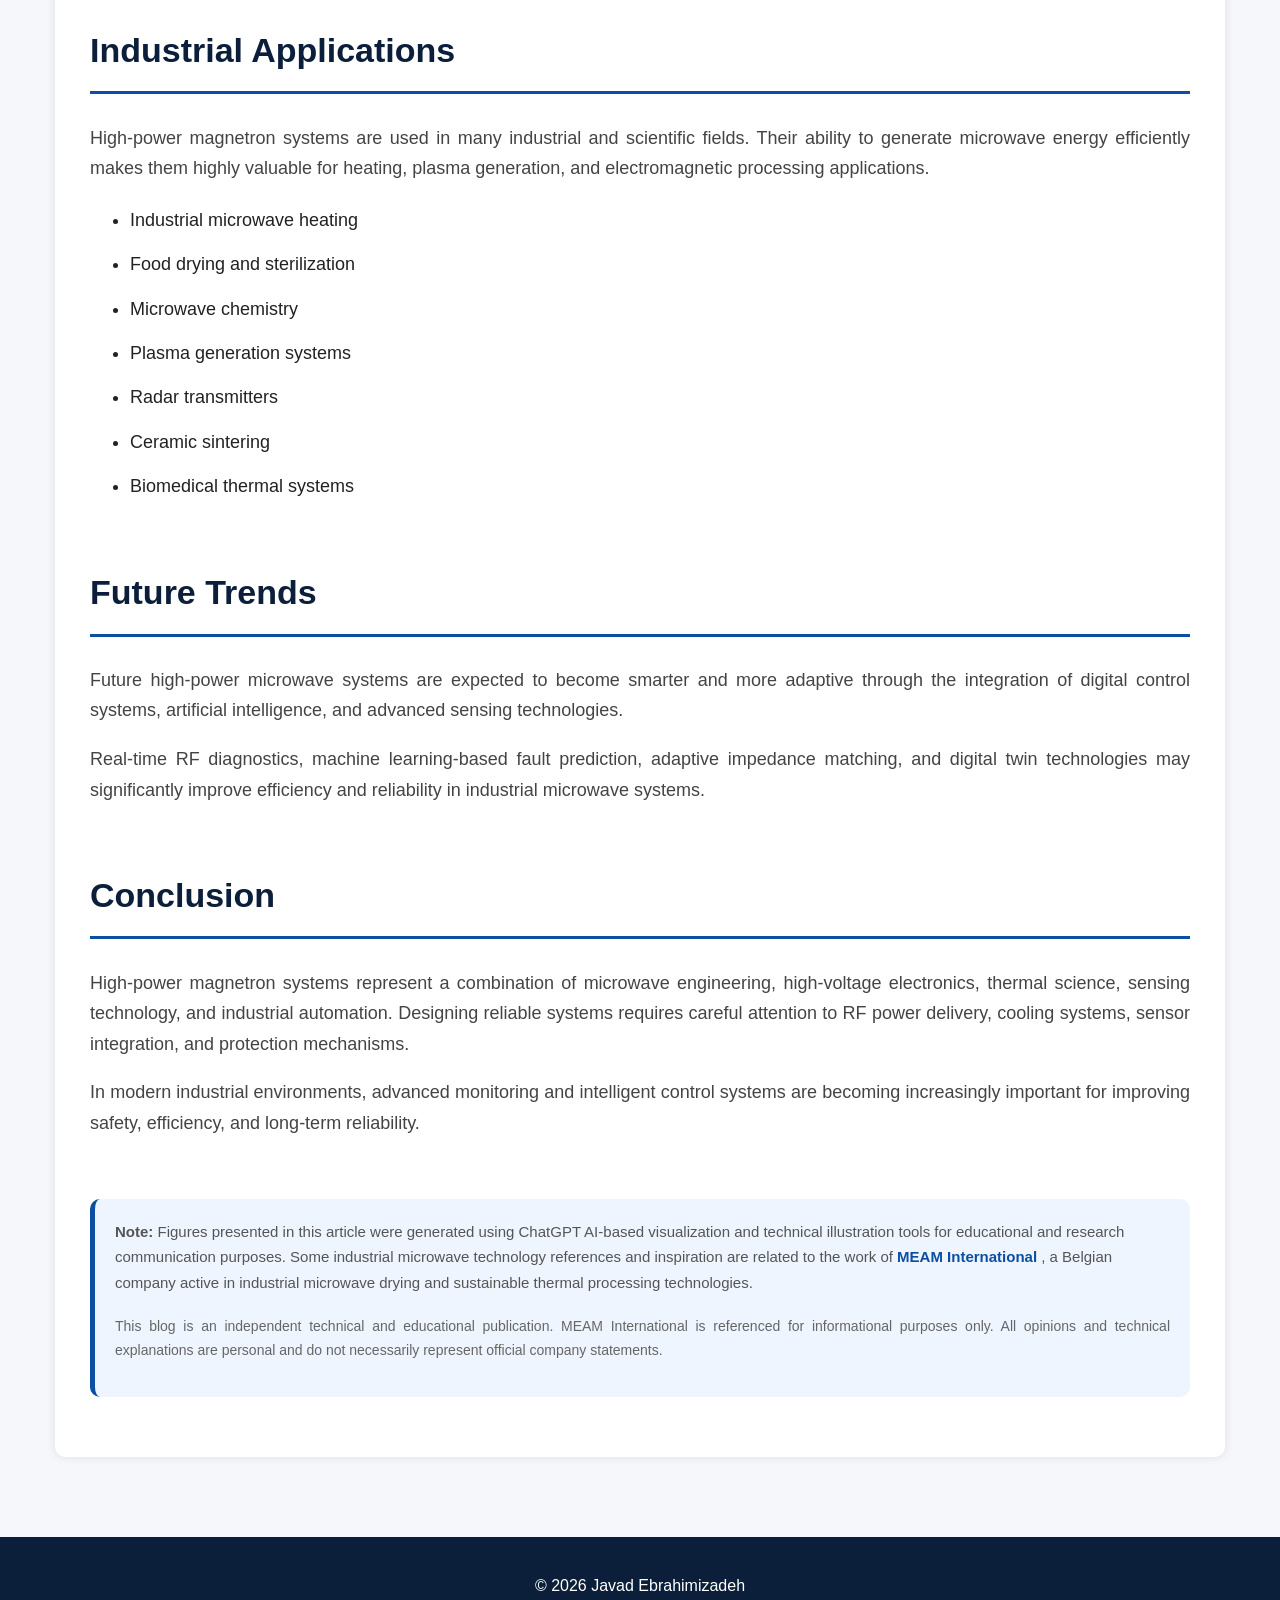
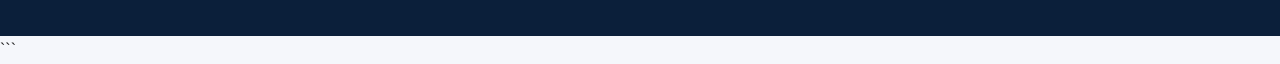
<file: blogs/high-power-magnetron-source.html>
```html
<!DOCTYPE html>
<html lang="en">

<head>
    <meta charset="UTF-8">
    <meta name="viewport" content="width=device-width, initial-scale=1.0">
    <title>High-Power Magnetron Sources - Javad Ebrahimizadeh</title>
    <link rel="stylesheet" href="../style.css">

    <style>
        body {
            margin: 0;
            font-family: Arial, Helvetica, sans-serif;
            background-color: #f5f7fb;
            color: #222;
            line-height: 1.8;
        }

        .navbar {
            background-color: #0b1f3a;
            color: white;
            display: flex;
            justify-content: space-between;
            align-items: center;
            padding: 18px 40px;
            position: sticky;
            top: 0;
            z-index: 1000;
        }

        .navbar .name {
            font-size: 24px;
            font-weight: bold;
        }

        .navbar a {
            color: white;
            text-decoration: none;
            margin-left: 22px;
            font-size: 16px;
            font-weight: 500;
        }

        .navbar a:hover {
            color: #7ec8ff;
        }

        .hero {
            width: 100%;
            background: white;
            text-align: center;
            padding-bottom: 40px;
        }

        .hero-image {
            width: 100%;
            max-height: 650px;
            object-fit: cover;
            display: block;
        }

        .hero-text {
            max-width: 1100px;
            margin: auto;
            padding: 50px 30px 0 30px;
        }

        .hero h1 {
            font-size: 58px;
            margin-bottom: 22px;
            color: #0b1f3a;
            font-weight: 800;
            line-height: 1.2;
        }

        .hero p {
            max-width: 950px;
            margin: auto;
            font-size: 22px;
            color: #4b5563;
            line-height: 1.8;
        }

        .content {
            max-width: 1100px;
            margin: auto;
            padding: 60px 35px;
        }

        h2 {
            font-size: 34px;
            color: #0b1f3a;
            margin-top: 60px;
            border-bottom: 3px solid #0b4ea2;
            padding-bottom: 10px;
        }

        h3 {
            color: #0b1f3a;
            margin-top: 35px;
        }

        p {
            font-size: 18px;
            color: #444;
        }

        ul {
            margin-top: 20px;
        }

        li {
            margin-bottom: 12px;
            font-size: 18px;
        }

        .highlight-box {
            background: #eef5ff;
            border-left: 6px solid #0b4ea2;
            padding: 25px;
            margin-top: 25px;
            border-radius: 12px;
        }

        .blog-image {
            text-align: center;
            margin-top: 30px;
            margin-bottom: 40px;
        }

        .blog-image img {
            width: 100%;
            max-width: 1100px;
            border-radius: 14px;
            box-shadow: 0 5px 18px rgba(0,0,0,0.15);
        }

        .blog-image p {
            margin-top: 12px;
            color: #555;
            font-size: 16px;
        }

        .footer {
            text-align: center;
            padding: 35px;
            background: #0b1f3a;
            color: white;
            margin-top: 80px;
        }

        @media (max-width: 900px) {
            .navbar {
                flex-direction: column;
                text-align: center;
            }

            .navbar div {
                margin-top: 12px;
            }

            .hero h1 {
                font-size: 40px;
            }

            .hero p {
                font-size: 18px;
            }
        }
    </style>
</head>

<body>

    <div class="navbar">
        <div class="name">Javad Ebrahimizadeh</div>

        <div>
            <a href="../index.html">Home</a>
            <a href="../articles.html">Articles</a>
            <a href="../research.html">Research</a>
            <a href="../projects.html">Projects</a>
            <a href="../blog.html">Blog</a>
            <a href="../cv.html">CV</a>
        </div>
    </div>

    <div class="hero">

        <img src="images/meam.svg"
             alt="MEAM industrial microwave technology"
             class="hero-image">

        <div class="hero-text">
            <h1>
                High-Power Magnetron Sources:
                Design, Sensors, Cooling, and Control
            </h1>

            <p>
                Advanced microwave engineering for industrial drying,
                sustainable thermal processing, RF sensing,
                high-power microwave systems, and intelligent
                industrial microwave technologies.
            </p>
        </div>

    </div>

    <div class="content">

        <h2>Introduction</h2>

        <p>
            One of the leading companies in Belgium working on industrial microwave
            technology for sustainable drying and heating applications is
            <a href="https://meam-international.com/"
               target="_blank"
               style="color:#0b4ea2; font-weight:bold; text-decoration:none;">
               MEAM International
            </a>.
            The company develops industrial microwave systems for drying,
            heating, decontamination, and material processing applications,
            particularly in the food and biomass industries.
        </p>

        <p>
            MEAM focuses on energy-efficient microwave-based technologies that
            reduce thermal losses and improve process sustainability compared
            with conventional gas-based heating systems. Their microwave drying
            systems are designed to provide fast volumetric heating, improved
            product uniformity, reduced CO₂ emissions, and lower operational
            energy consumption.
        </p>

        <p>
            The company is recognized in Belgium for promoting industrial
            microwave technology as a green electrification solution for
            industrial thermal processing and food drying applications.
            Their systems combine microwave engineering, thermal process
            optimization, heat recovery, and industrial automation technologies.
        </p>

        <div class="highlight-box">
            <strong>Examples of MEAM Microwave Applications:</strong>

            <ul>
                <li>Industrial food drying</li>
                <li>Biomass and waste drying</li>
                <li>Microwave pasteurization</li>
                <li>Microwave-assisted heating</li>
                <li>Industrial process electrification</li>
                <li>Low-CO₂ thermal processing systems</li>
            </ul>
        </div>

        <p style="font-size:16px; color:#555; margin-top:20px;">
            Additional information about MEAM International and their microwave
            technologies can be found at:
            <a href="https://meam-international.com/"
               target="_blank"
               style="color:#0b4ea2; font-weight:bold;">
               https://meam-international.com/
            </a>
        </p>

        <p>
            High-power magnetron sources are widely used in industrial microwave heating,
            plasma systems, radar transmitters, food sterilization, material processing,
            and biomedical applications. Although the magnetron itself is a compact
            microwave source, building a reliable high-power microwave system requires
            careful integration of high-voltage electronics, RF waveguides, thermal
            management systems, sensors, and protection circuits.
        </p>

        <p>
            In industrial systems, power levels may range from several kilowatts to
            hundreds of kilowatts. At these power levels, reflected power, thermal
            instability, arcing, and electromagnetic interference become major engineering
            challenges. Therefore, advanced monitoring and control systems are essential
            for safe and stable operation.
        </p>

        <h2>High-Power Magnetron Source System Block Diagram</h2>

<p>
    A high-power magnetron source system is not only composed of the magnetron tube.
    It is a complete microwave generation platform that combines high-voltage power
    electronics, filament heating, cooling units, RF waveguide components, sensors,
    protection circuits, and control electronics. Each subsystem must operate together
    to generate stable and safe microwave power.
</p>

<p>
    In this block diagram, the high-voltage power supply provides the electrical energy
    required by the magnetron tube, while the filament supply heats the cathode to emit
    electrons. The generated microwave power is then coupled into the waveguide system
    and delivered to the load or microwave applicator. Directional couplers, power
    detectors, circulators, dummy loads, and sensors are used to monitor forward power,
    reflected power, temperature, cooling flow, voltage, and current.
</p>

<p>
    The control system continuously supervises these signals and can shut down the
    magnetron source when abnormal conditions occur, such as excessive reflected power,
    overheating, arcing, cooling failure, or over-current. This makes the system suitable
    for industrial microwave heating, drying, plasma generation, and material processing.
</p>

        <div class="blog-image">
            <img src="images/magnetronsource.png"
                 alt="High Power Magnetron Source System">

            <p>Figure 1 — High-power magnetron source system block diagram</p>
        </div>

        <h2>What is a Magnetron?</h2>

        <p>
            A magnetron is a vacuum electronic device that converts DC electrical energy
            into microwave energy. It operates using the interaction between an electric
            field and a magnetic field inside a resonant cavity structure.
        </p>

        <p>
            Electrons emitted from the heated cathode experience both electric and magnetic
            forces, causing them to rotate in complex trajectories around the cathode.
            This rotating electron motion excites resonant cavities inside the anode block,
            generating microwave oscillations at specific frequencies such as 2.45 GHz.
        </p>

        <div class="blog-image">
            <img src="images/magnetrontube.png"
                 alt="Industrial high-power magnetron tube and low-power microwave oven magnetron tube"
                 style="width:55%; max-width:550px;">

            <p>Figure 2 — Magnetron tubes: industrial high-power and kitchen microwave magnetrons</p>
        </div>

        <p>
            The image above compares two common types of magnetron tubes. The larger
            high-power magnetron tube is designed for industrial applications such as
            microwave heating, drying, plasma generation, and material processing. These
            tubes are built to operate at much higher power levels and usually require
            strong cooling systems, reliable high-voltage supplies, waveguide connections,
            and protection circuits.
        </p>

        <p>
            The smaller magnetron tube is commonly used in kitchen microwave ovens.
            It typically operates around 2.45 GHz and generates microwave power suitable
            for heating food. Compared with industrial magnetrons, microwave oven
            magnetrons are simpler, lower-cost, and lower-power devices, but they still
            operate using the same physical principle involving the interaction between
            electrons, electric fields, magnetic fields, and resonant cavities.
        </p>

        <div class="highlight-box">
            <strong>Main Components of a Magnetron:</strong>

            <ul>
                <li>Cathode</li>
                <li>Anode cavity resonators</li>
                <li>Permanent magnets or electromagnets</li>
                <li>Output antenna or coupling probe</li>
                <li>Vacuum enclosure</li>
                <li>Cooling structure</li>
            </ul>
        </div>

        <h2>How to measure the power?</h2>

        <div class="blog-image">
            <img src="images/magnetronsignal.png"
                 alt="Measured magnetron power signals using RF detector diodes"
                 style="width:55%; max-width:550px;">

            <p>Figure 3 — Measured microwave power signals from continuous-wave and pulsed magnetron systems</p>
        </div>

        <p>
    Microwave power can be monitored using either dedicated RF power detector
    circuits or a spectrum analyzer configured for time-domain measurements.
    A common approach in industrial microwave systems is to sample a small
    portion of the transmitted power through a directional coupler and feed it
    to an RF detector diode. The detector converts the microwave signal into a
    proportional DC voltage that can be measured by an oscilloscope, data
    acquisition system, PLC, or protection circuitry for continuous real-time
    monitoring of the magnetron output power.
</p>

<p>
    For laboratory characterization of a free-running magnetron oscillator,
    a spectrum analyzer can also be used in <strong>Zero Span</strong> mode.
    In this configuration, the analyzer is tuned to the magnetron operating
    frequency (typically 2.45 GHz) and displays the signal amplitude as a
    function of time rather than frequency. Zero-span measurements allow
    observation of startup behavior, power fluctuations, pulse envelopes,
    modulation effects, and transient events that are not easily visible in a
    conventional frequency sweep.
</p>

<p>
    When using a spectrum analyzer for magnetron power measurements, the
    <strong>Peak Detector</strong> should generally be selected instead of the
    RMS or average detector. Free-running magnetrons exhibit frequency drift,
    phase noise, and amplitude variations due to their oscillator nature.
    A peak detector captures the maximum instantaneous signal level and
    provides a more representative indication of the actual microwave power,
    especially for pulsed operation or rapidly varying signals. RMS detectors,
    on the other hand, average the signal energy over time and may underestimate
    short-duration peaks and transient power excursions.
</p>

<p>
    In high-power microwave systems, continuous monitoring of both forward and
    reflected power is essential for protecting the magnetron and associated RF
    components. Excessive reflected power caused by load mismatch, arcing,
    material property changes, cooling failure, or cavity detuning can lead to
    reduced efficiency, overheating, and premature failure of the microwave
    source. Therefore, industrial microwave generators typically integrate RF
    detector circuits and protection interlocks that continuously supervise the
    operating conditions and automatically shut down the system if abnormal
    power levels are detected.
</p>

        <h2>High-Voltage Power Supply Design</h2>

        <p>
            One of the most critical parts of a high-power magnetron system is the
            high-voltage power supply. Magnetrons typically require several kilovolts
            of DC voltage together with high current capability.
        </p>

        <p>
            Modern systems may use transformer-based supplies or high-frequency switching
            converters. In pulsed microwave systems, modulators are used to generate
            short high-power microwave pulses with precise timing control.
        </p>

        <div class="highlight-box">
            <strong>Typical Power Supply Elements:</strong>

            <ul>
                <li>AC rectifier stage</li>
                <li>High-voltage transformer</li>
                <li>Capacitor bank</li>
                <li>Pulse modulator</li>
                <li>Protection relays</li>
                <li>Current limiting circuits</li>
            </ul>
        </div>

        <h2>Waveguide and RF Output System</h2>

        <p>
            The generated microwave power is transferred through waveguides toward
            the load or applicator. Waveguides are preferred in high-power microwave
            systems because they provide low loss and high power handling capability.
        </p>

        <p>
            The RF chain may include directional couplers, isolators, circulators,
            tuning elements, and dummy loads. These components help maintain stable
            power delivery and protect the magnetron from reflected energy.
        </p>

        <div class="blog-image">
            <img src="images/fihre2.png"
                 alt="Waveguide and RF Protection System">

            <p>Figure 4 — Waveguide and RF protection system</p>
        </div>

        <h2>Sensors Used in High-Power Magnetron Systems</h2>

        <p>
            Sensors are essential for monitoring the health and stability of the system.
            Since magnetrons operate at high voltage and high RF power levels, small
            failures can quickly damage the system if not detected early.
        </p>

        <h3>Temperature Sensors</h3>

        <p>
            Thermocouples and RTDs are commonly used to monitor the temperature of
            the magnetron body, cooling water, waveguides, and power electronics.
            Thermal monitoring helps prevent overheating and extends the lifetime
            of the magnetron tube.
        </p>

        <h3>RF Power Sensors</h3>

        <p>
            Directional couplers are used to measure forward and reflected microwave
            power. High reflected power may indicate load mismatch, plasma instability,
            or waveguide faults.
        </p>

        <h3>Current and Voltage Sensors</h3>

        <p>
            Hall-effect sensors and current transformers are used to monitor cathode
            current and filament current. High-voltage dividers are used to safely
            measure the magnetron operating voltage.
        </p>

        <h3>Cooling Sensors</h3>

        <p>
            Water flow sensors, pressure sensors, and temperature sensors are used
            in water-cooled systems to detect cooling failure or blockage.
        </p>

        <h3>Safety Sensors</h3>

        <p>
            Microwave leakage detectors, door interlocks, emergency stop systems,
            and arc detectors are important safety components in industrial microwave
            systems.
        </p>

        <div class="blog-image">
            <img src="images/figure3.png"
                 alt="Sensor Placement in a High-Power Microwave System">

            <p>Figure 5 — Sensor placement in a high-power microwave system</p>
        </div>

        <h2>Cooling and Thermal Management</h2>

        <p>
            High-power magnetrons generate significant heat during operation.
            Without proper cooling, the cathode and resonant cavities may experience
            thermal deformation and reduced performance.
        </p>

        <p>
            Depending on the power level, cooling may be implemented using forced-air
            systems or closed-loop water cooling systems. Industrial systems often
            include heat exchangers, pumps, temperature controllers, and thermal alarms.
        </p>

        <div class="highlight-box">
            <strong>Thermal Challenges:</strong>

            <ul>
                <li>Hot spot formation</li>
                <li>Thermal expansion</li>
                <li>Frequency drift</li>
                <li>Reduced cathode lifetime</li>
                <li>Cooling channel blockage</li>
            </ul>
        </div>

        <h2>Protection and Safety Systems</h2>

        <p>
            High-power microwave systems require fast protection mechanisms because
            arcing or reflected power can damage the magnetron within milliseconds.
        </p>

        <p>
            Modern systems use microcontrollers, PLCs, or FPGA-based monitoring systems
            to continuously supervise the operating conditions.
        </p>

        <div class="highlight-box">
            <strong>Common Protection Functions:</strong>

            <ul>
                <li>Over-temperature shutdown</li>
                <li>Over-current protection</li>
                <li>Reflected power protection</li>
                <li>Arc detection</li>
                <li>Cooling failure shutdown</li>
                <li>Door interlock system</li>
                <li>Emergency stop control</li>
            </ul>
        </div>

        <h2>Industrial Applications</h2>

        <p>
            High-power magnetron systems are used in many industrial and scientific fields.
            Their ability to generate microwave energy efficiently makes them highly valuable
            for heating, plasma generation, and electromagnetic processing applications.
        </p>

        <ul>
            <li>Industrial microwave heating</li>
            <li>Food drying and sterilization</li>
            <li>Microwave chemistry</li>
            <li>Plasma generation systems</li>
            <li>Radar transmitters</li>
            <li>Ceramic sintering</li>
            <li>Biomedical thermal systems</li>
        </ul>

        <h2>Future Trends</h2>

        <p>
            Future high-power microwave systems are expected to become smarter and
            more adaptive through the integration of digital control systems,
            artificial intelligence, and advanced sensing technologies.
        </p>

        <p>
            Real-time RF diagnostics, machine learning-based fault prediction,
            adaptive impedance matching, and digital twin technologies may significantly
            improve efficiency and reliability in industrial microwave systems.
        </p>

        <h2>Conclusion</h2>

        <p>
            High-power magnetron systems represent a combination of microwave engineering,
            high-voltage electronics, thermal science, sensing technology, and industrial
            automation. Designing reliable systems requires careful attention to RF power
            delivery, cooling systems, sensor integration, and protection mechanisms.
        </p>

        <p>
            In modern industrial environments, advanced monitoring and intelligent control
            systems are becoming increasingly important for improving safety, efficiency,
            and long-term reliability.
        </p>

        <div style="
            margin-top:60px;
            padding:20px;
            background:#eef5ff;
            border-left:5px solid #0b4ea2;
            border-radius:10px;
            font-size:15px;
            color:#555;
            line-height:1.7;
        ">
            <strong>Note:</strong>
            Figures presented in this article were generated using
            ChatGPT AI-based visualization and technical illustration tools
            for educational and research communication purposes.
            Some industrial microwave technology references and inspiration
            are related to the work of
            <a href="https://meam-international.com/"
               target="_blank"
               style="color:#0b4ea2; font-weight:bold; text-decoration:none;">
               MEAM International
            </a>,
            a Belgian company active in industrial microwave drying and
            sustainable thermal processing technologies.
            <p style="font-size:14px; color:#666; margin-top:20px;">
This blog is an independent technical and educational publication.
MEAM International is referenced for informational purposes only.
All opinions and technical explanations are personal and do not
necessarily represent official company statements.
</p>
        </div>

    </div>

    <div class="footer">
        © 2026 Javad Ebrahimizadeh 
    </div>

</body>

</html>
```
</file>
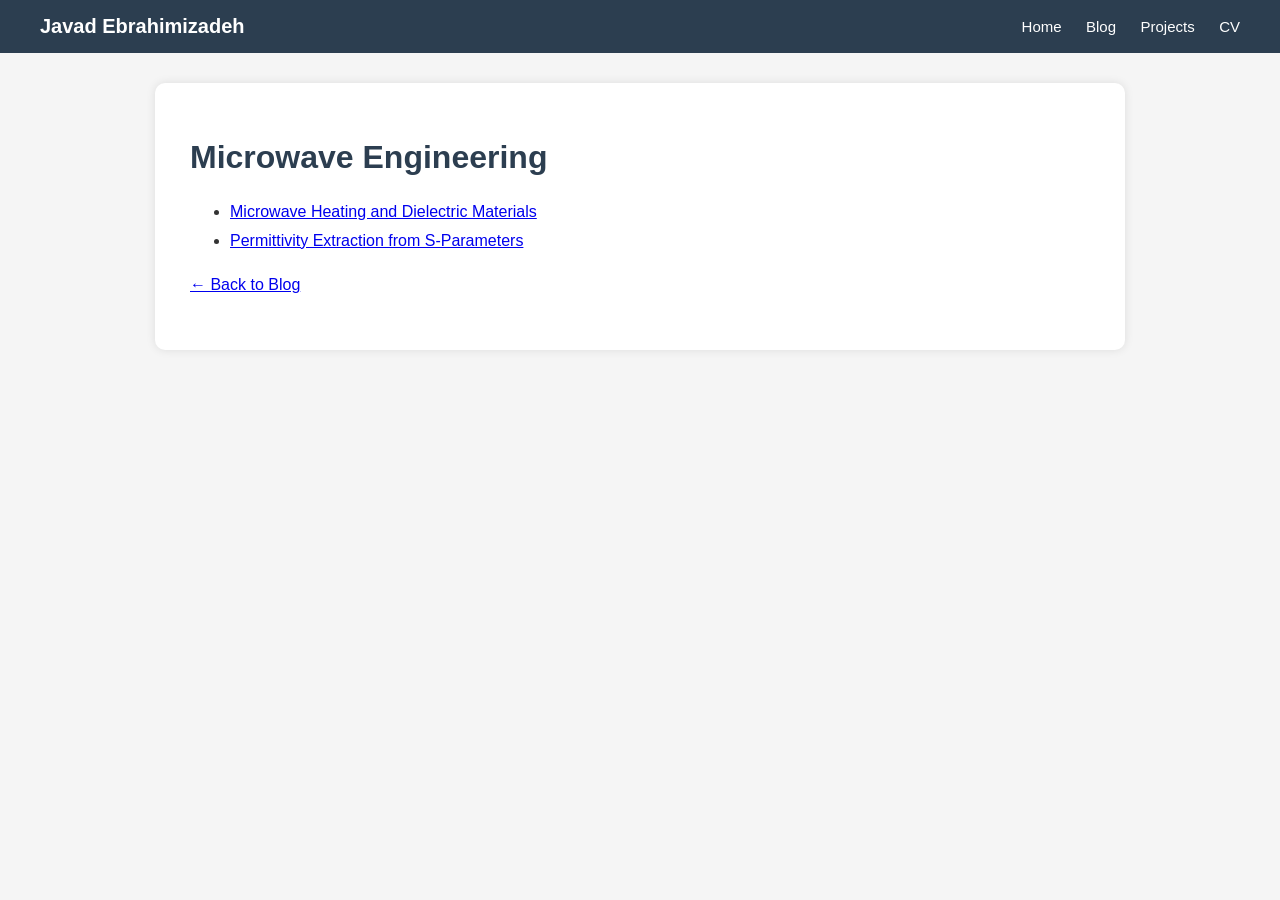
<file: categories/microwave.html>
<!DOCTYPE html>
<html>
<head>
    <meta charset="UTF-8">
    <title>Microwave Engineering - Blog</title>
    <link rel="stylesheet" href="../style.css">
</head>

<body>

<div class="navbar">
    <div class="name">Javad Ebrahimizadeh</div>
    <div>
        <a href="../index.html">Home</a>
        <a href="../blog.html">Blog</a>
        <a href="../projects.html">Projects</a>
        <a href="../cv.html">CV</a>
    </div>
</div>

<div class="page-content">
    <h1>Microwave Engineering</h1>

    <ul>
        <li><a href="../blogs/microwave-heating.html">Microwave Heating and Dielectric Materials</a></li>
        <li><a href="../blogs/permittivity-extraction.html">Permittivity Extraction from S-Parameters</a></li>
    </ul>

    <p><a href="../blog.html">← Back to Blog</a></p>
</div>

</body>
</html>
</file>
<file: style.css>
body {
    font-family: Arial, sans-serif;
    margin: 0;
    background-color: #f5f5f5;
    color: #333;
}

.navbar {
    background-color: #2c3e50;
    padding: 15px 40px;
    display: flex;
    align-items: center;
    justify-content: space-between;
}

.navbar .name {
    color: white;
    font-weight: bold;
    font-size: 20px;
}

.navbar a {
    color: white;
    margin-left: 20px;
    text-decoration: none;
    font-size: 15px;
}

.navbar a:hover {
    text-decoration: underline;
}

.main {
    max-width: 1100px;
    margin: 30px auto;
    display: flex;
    gap: 30px;
    padding: 0 20px;
}

.sidebar {
    width: 280px;
    background: white;
    padding: 25px;
    border-radius: 10px;
    box-shadow: 0 0 10px rgba(0,0,0,0.1);
    text-align: center;
    height: fit-content;
}

.sidebar img {
    width: 180px;
    border-radius: 50%;
    margin-bottom: 15px;
}

.sidebar h2 {
    margin-bottom: 5px;
    color: #2c3e50;
}

.sidebar p {
    text-align: center;
    line-height: 1.5;
}

.sidebar a {
    display: block;
    margin: 8px 0;
    color: #0077cc;
    text-decoration: none;
}

.sidebar a:hover {
    text-decoration: underline;
}

.content {
    flex: 1;
    background: white;
    padding: 30px;
    border-radius: 10px;
    box-shadow: 0 0 10px rgba(0,0,0,0.1);
}

.page-content {
    max-width: 900px;
    margin: 30px auto;
    background: white;
    padding: 35px;
    border-radius: 10px;
    box-shadow: 0 0 10px rgba(0,0,0,0.1);
}

h1, h2 {
    color: #2c3e50;
}

p {
    text-align: justify;
    line-height: 1.7;
}

ul {
    line-height: 1.8;
}

.cv-button {
    display: inline-block;
    padding: 10px 15px;
    background-color: #0077cc;
    color: white;
    border-radius: 5px;
    text-decoration: none;
}

.cv-button:hover {
    background-color: #005fa3;
}
</file>
